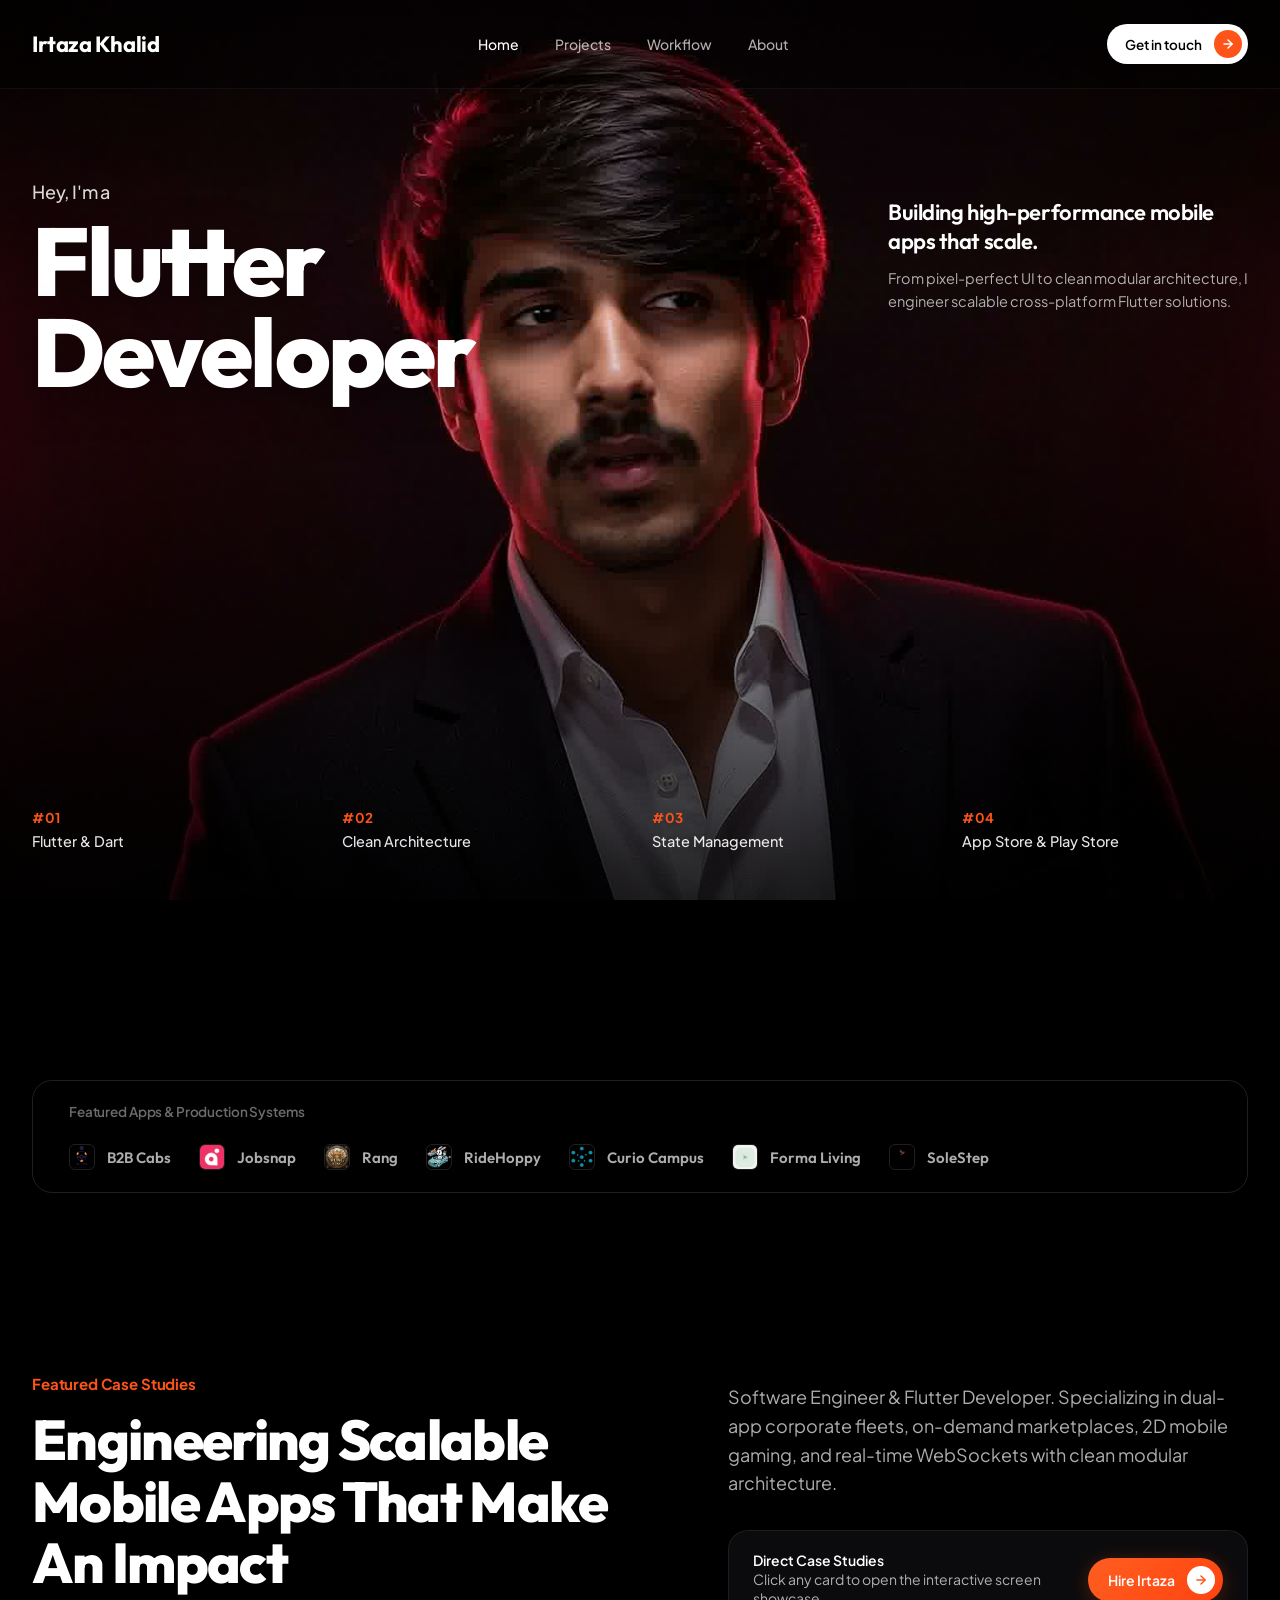
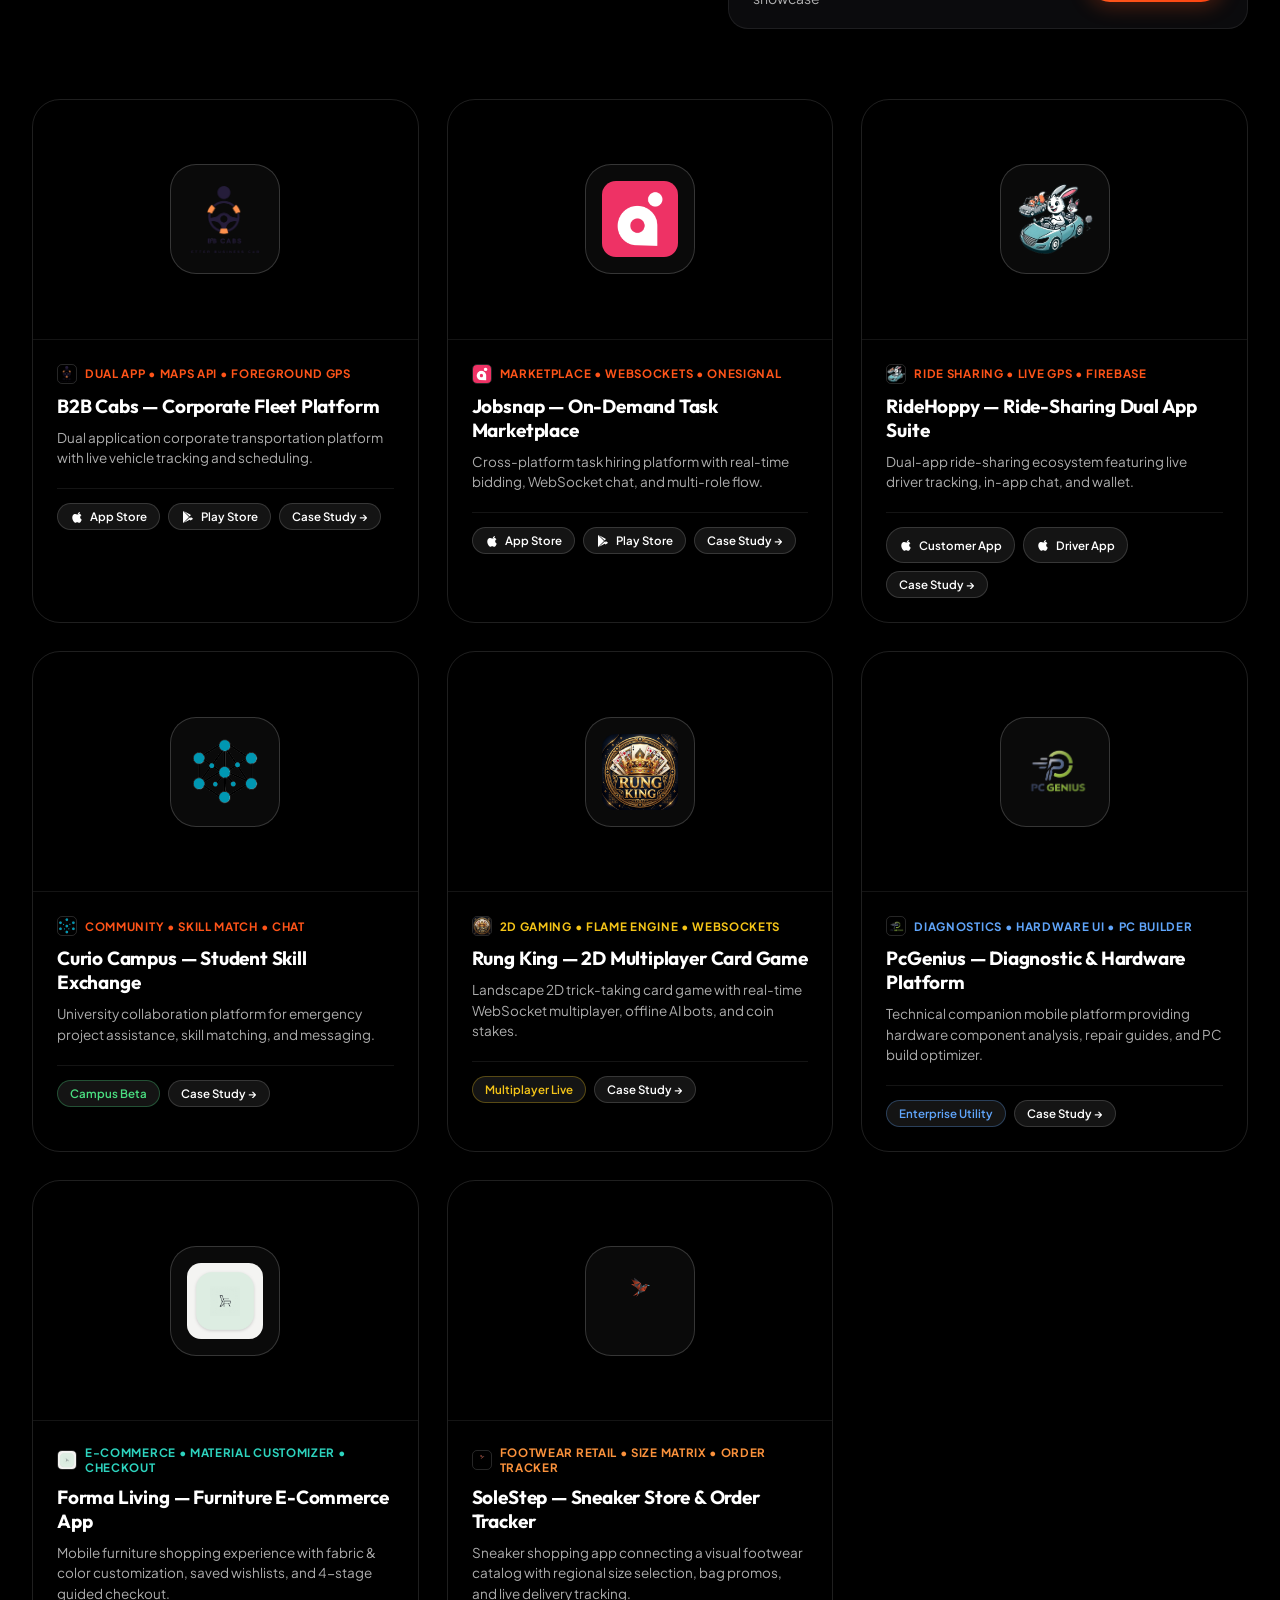
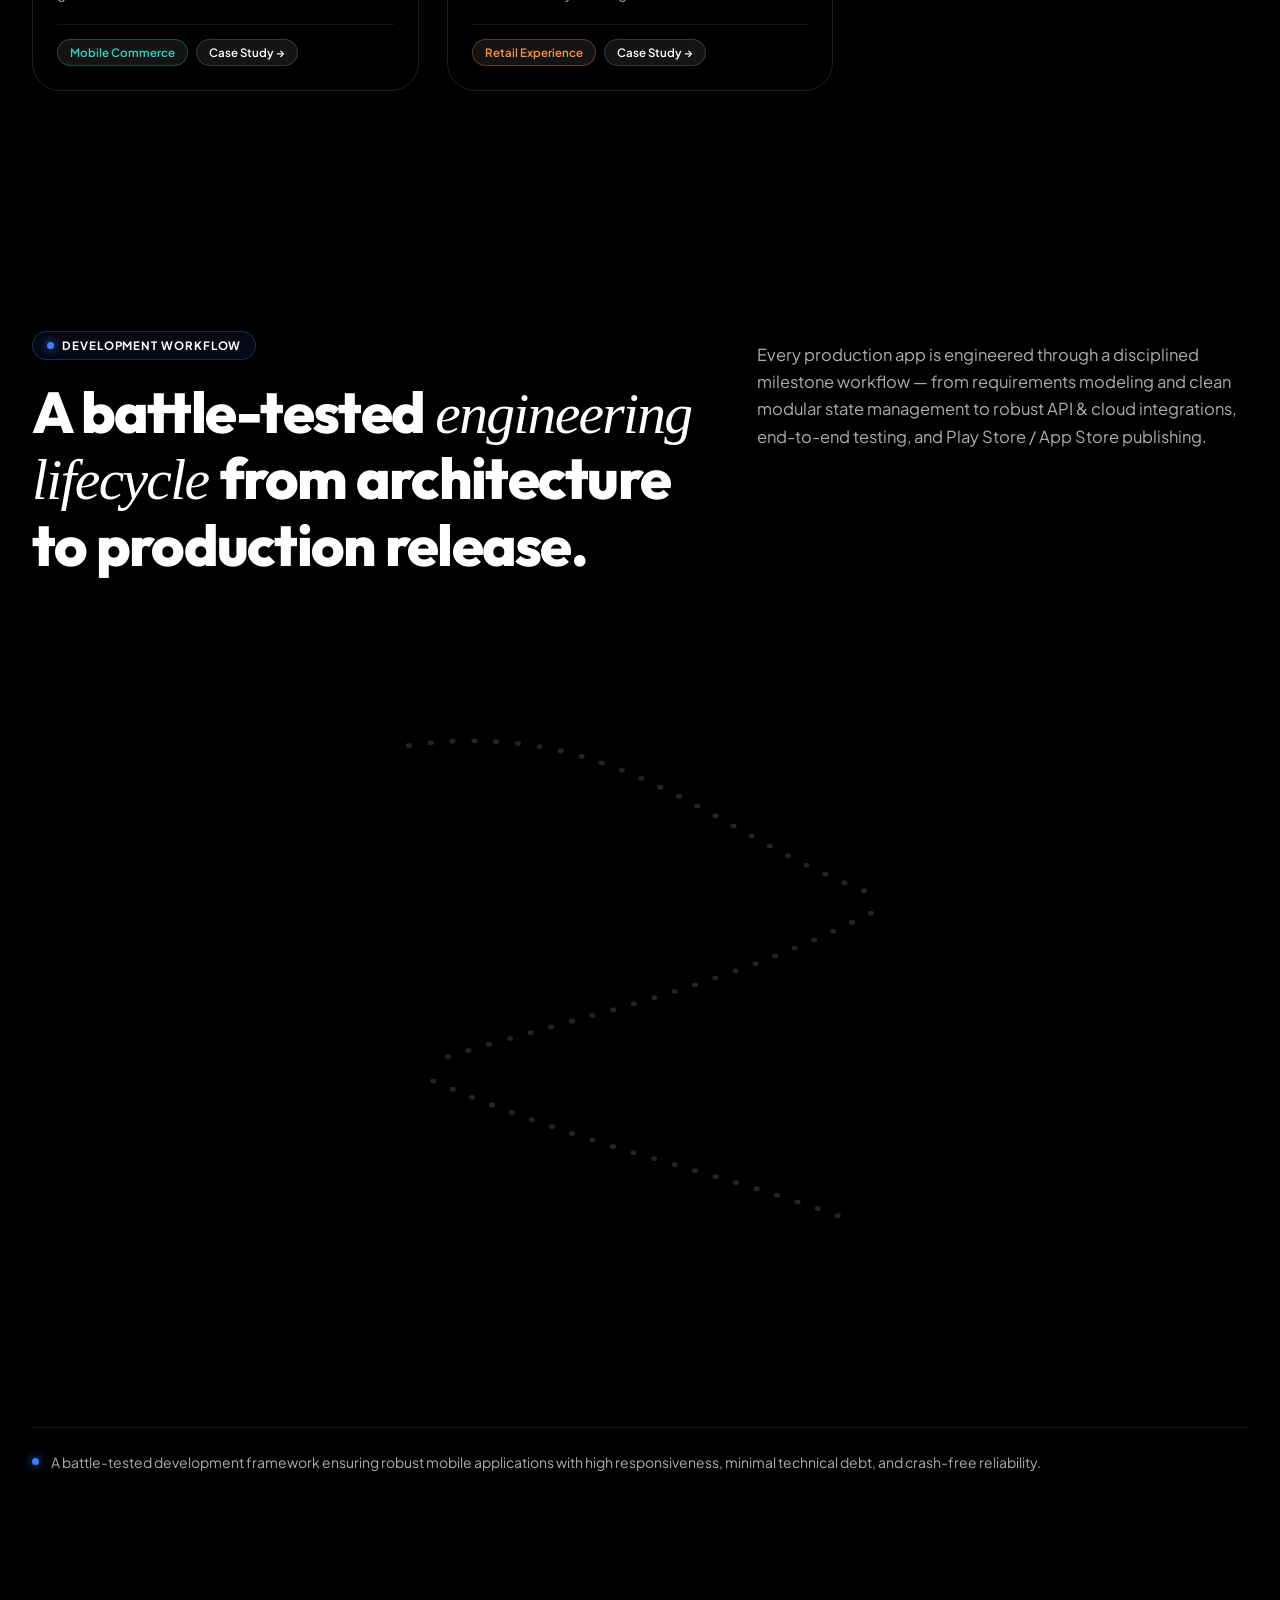
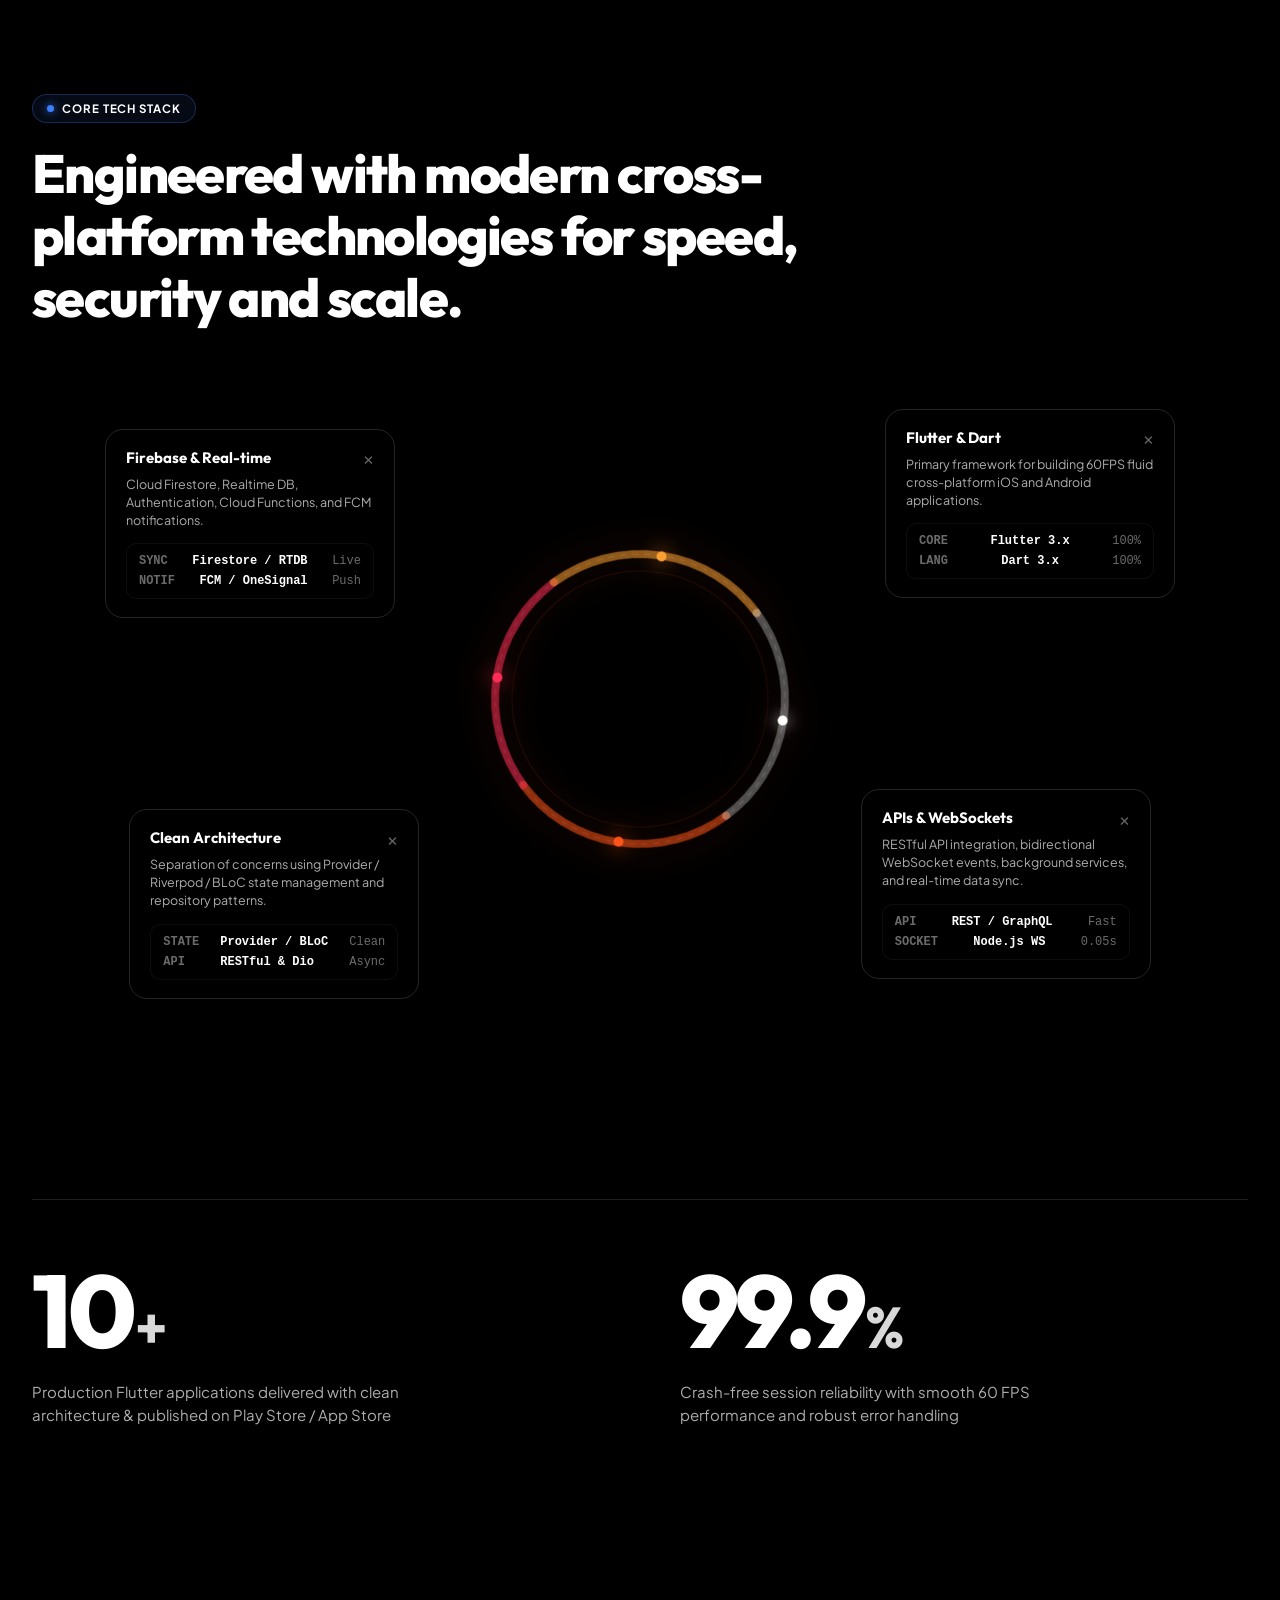
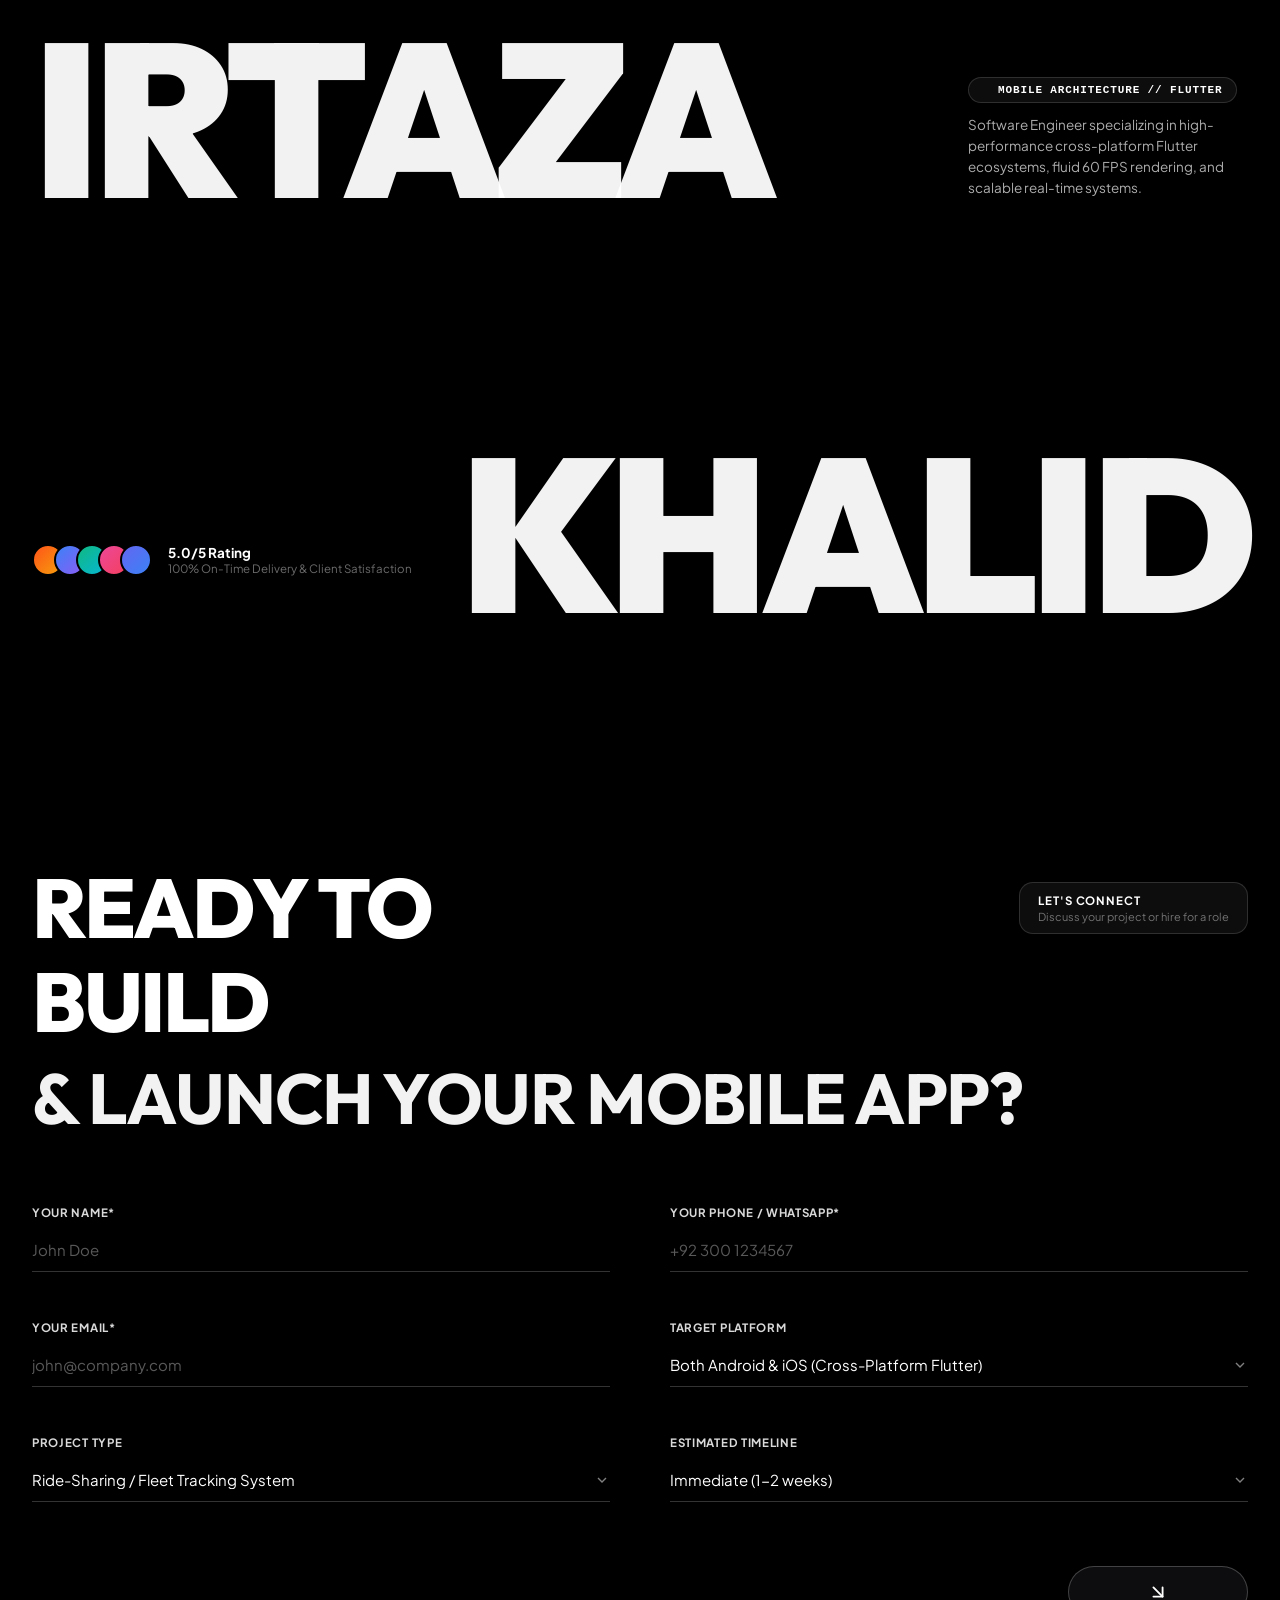
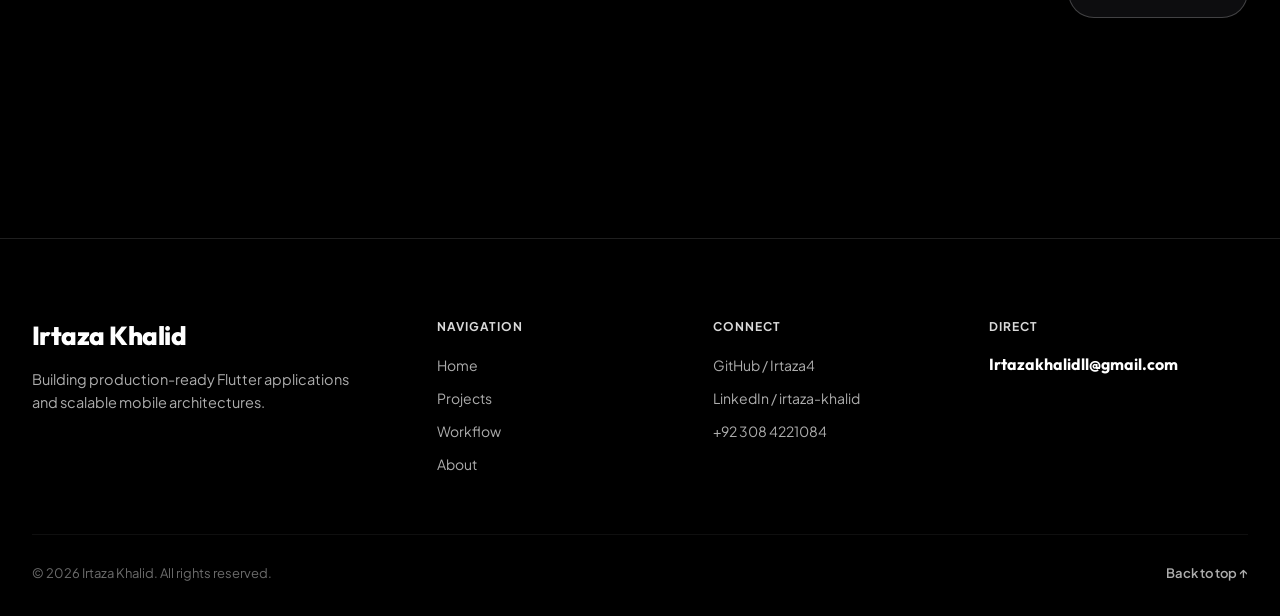
<file: index.html>
<!DOCTYPE html>
<html lang="en">

<head>
  <meta charset="UTF-8">
  <meta name="viewport" content="width=device-width, initial-scale=1.0">
  <title>Irtaza Khalid — Flutter Developer &amp; Software Engineer</title>
  <meta name="description"
    content="Portfolio of Irtaza Khalid, Software Engineer and Flutter Developer specializing in real-time GPS tracking, on-demand marketplaces, and scalable apps.">

  <!-- Google Fonts: Plus Jakarta Sans & Outfit -->
  <link rel="preconnect" href="https://fonts.googleapis.com">
  <link rel="preconnect" href="https://fonts.gstatic.com" crossorigin>
  <link
    href="https://fonts.googleapis.com/css2?family=Outfit:wght@400;500;600;700;800;900&family=Plus+Jakarta+Sans:wght@400;500;600;700;800&display=swap"
    rel="stylesheet">

  <link rel="stylesheet" href="style.css">
</head>

<body>

  <!-- Background 3D Sequence Canvas -->
  <div id="canvas-container">
    <canvas id="animation-canvas"></canvas>

    <!-- Minimalist preloader -->
    <div id="loader" class="loader-overlay">
      <div class="loader-spinner"></div>
      <div class="loader-text" id="loader-text">Loading Experience... 0%</div>
    </div>
  </div>

  <!-- Main Website Content Layer -->
  <div id="page-content">

    <!-- Navigation Bar -->
    <header class="navbar">
      <div class="nav-container">
        <a href="#hero" class="brand-logo">Irtaza Khalid</a>
        <nav class="nav-links" id="nav-links">
          <a href="#hero" class="nav-link active">Home</a>
          <a href="#projects" class="nav-link">Projects</a>
          <a href="#workflow" class="nav-link">Workflow</a>
          <a href="#studio" class="nav-link">About</a>
        </nav>
        <div class="nav-actions">
          <a href="#contact" class="btn-pill-nav">
            <span>Get in touch</span>
            <div class="icon-circle">
              <svg width="14" height="14" viewBox="0 0 24 24" fill="none" stroke="currentColor" stroke-width="2.5"
                stroke-linecap="round" stroke-linejoin="round">
                <line x1="5" y1="12" x2="19" y2="12"></line>
                <polyline points="12 5 19 12 12 19"></polyline>
              </svg>
            </div>
          </a>
          <button class="mobile-menu-toggle" id="mobile-menu-toggle" aria-label="Toggle navigation menu" aria-expanded="false">
            <span class="hamburger-bar"></span>
            <span class="hamburger-bar"></span>
            <span class="hamburger-bar"></span>
          </button>
        </div>
      </div>
    </header>

    <!-- Hero Section -->
    <section id="hero" class="hero-section">
      <div class="hero-container">

        <!-- Top Hero Row -->
        <div class="hero-top-row">
          <div class="hero-title-block">
            <p class="hero-greeting">Hey, I'm a</p>
            <h1 class="hero-main-title">Flutter<br>Developer</h1>
          </div>

          <div class="hero-quote-block">
            <h2 class="hero-quote-title">Building high-performance mobile apps that scale.</h2>
            <p class="hero-quote-desc">From pixel-perfect UI to clean modular architecture, I engineer scalable
              cross-platform Flutter solutions.</p>
          </div>
        </div>

        <!-- Hero Bottom Pillars Row -->
        <div class="hero-pillars-row">
          <div class="pillar-item">
            <span class="pillar-num">#01</span>
            <span class="pillar-title">Flutter &amp; Dart</span>
          </div>
          <div class="pillar-item">
            <span class="pillar-num">#02</span>
            <span class="pillar-title">Clean Architecture</span>
          </div>
          <div class="pillar-item">
            <span class="pillar-num">#03</span>
            <span class="pillar-title">State Management</span>
          </div>
          <div class="pillar-item">
            <span class="pillar-num">#04</span>
            <span class="pillar-title">App Store &amp; Play Store</span>
          </div>
        </div>

      </div>
    </section>

    <!-- Real Project Logos Bar -->
    <section class="brands-section">
      <div class="brands-container">
        <div class="brands-label">Featured Apps &amp; Production Systems</div>
        <div class="brands-logos">

          <div class="brand-item">
            <img src="assets/irtaza_images/B2B/logo.png" alt="B2B Cabs" class="brand-real-logo">
            <span class="brand-name">B2B Cabs</span>
          </div>

          <div class="brand-item">
            <img src="assets/irtaza_images/js_images/logo.png" alt="Jobsnap" class="brand-real-logo">
            <span class="brand-name">Jobsnap</span>
          </div>

          <div class="brand-item">
            <img src="assets/irtaza_images/Rung/rang_logo.png" alt="Rang" class="brand-real-logo">
            <span class="brand-name">Rang</span>
          </div>

          <div class="brand-item">
            <img src="assets/irtaza_images/ride_hoppy_main.png" alt="RideHoppy" class="brand-real-logo">
            <span class="brand-name">RideHoppy</span>
          </div>

          <div class="brand-item">
            <img src="assets/irtaza_images/curio_campus_logo.png" alt="Curio Campus" class="brand-real-logo">
            <span class="brand-name">Curio Campus</span>
          </div>

          <div class="brand-item">
            <img src="assets/irtaza_images/furniture-ecommerce/00_Logo_Mint_Squircle_Geometric_Chair.png" alt="Forma Living" class="brand-real-logo">
            <span class="brand-name">Forma Living</span>
          </div>

          <div class="brand-item">
            <img src="assets/irtaza_images/shoe-store/logo.png" alt="SoleStep" class="brand-real-logo">
            <span class="brand-name">SoleStep</span>
          </div>

        </div>
      </div>
    </section>

    <!-- All 6 Projects Section -->
    <section id="projects" class="about-section">
      <div class="section-container">

        <!-- Header Info Grid -->
        <div class="about-header-grid">
          <div class="about-left-col">
            <span class="section-tag">Featured Case Studies</span>
            <h2 class="about-main-title">Engineering Scalable Mobile Apps That Make An Impact</h2>
          </div>

          <div class="about-right-col">
            <p class="about-description">
              Software Engineer &amp; Flutter Developer. Specializing in dual-app corporate fleets,
              on-demand marketplaces, 2D mobile gaming, and real-time WebSockets with clean modular architecture.
            </p>

            <div class="about-cta-box">
              <div class="cta-text">
                <span>Direct Case Studies</span>
                <span class="sub">Click any card to open the interactive screen showcase</span>
              </div>
              <a href="https://mail.google.com/mail/?view=cm&fs=1&to=irtazakhalidll@gmail.com" class="btn-orange-pill">
                <span>Hire Irtaza</span>
                <div class="icon-circle-white">
                  <svg width="14" height="14" viewBox="0 0 24 24" fill="none" stroke="currentColor" stroke-width="2.5"
                    stroke-linecap="round" stroke-linejoin="round">
                    <line x1="5" y1="12" x2="19" y2="12"></line>
                    <polyline points="12 5 19 12 12 19"></polyline>
                  </svg>
                </div>
              </a>
            </div>
          </div>
        </div>

        <!-- 6 Projects Gallery Grid with Official Brand Logos & Direct Case Study Links -->
        <div id="gallery" class="gallery-grid">

          <!-- Card 1: B2B Cabs -->
          <div class="gallery-card cool-mockup-card" onclick="window.location.href='b2b-cabs.html'">
            <div class="card-brand-showcase">
              <div class="card-ambient-glow"
                style="background: radial-gradient(circle, rgba(255, 75, 20, 0.35), transparent 70%);"></div>
              <div class="card-logo-badge-box">
                <img src="assets/irtaza_images/B2B/logo.png" alt="B2B Cabs Logo" class="card-main-project-logo">
              </div>
            </div>
            <div class="card-details">
              <div class="card-meta-head">
                <img src="assets/irtaza_images/B2B/logo.png" alt="B2B Logo" class="card-mini-logo">
                <span class="card-category">Dual App &bull; Maps API &bull; Foreground GPS</span>
              </div>
              <h3 class="card-title">B2B Cabs — Corporate Fleet Platform</h3>
              <p class="card-summary">Dual application corporate transportation platform with live vehicle tracking and
                scheduling.</p>

              <div class="card-store-badges">
                <a href="https://apps.apple.com/us/app/b2bcabs-driver/id6670443514" target="_blank" rel="noopener"
                  class="store-badge-pill" onclick="event.stopPropagation()">
                  <svg width="14" height="14" viewBox="0 0 24 24" fill="currentColor">
                    <path
                      d="M18.71 19.5c-.83 1.24-1.71 2.45-3.05 2.47-1.34.03-1.77-.79-3.29-.79-1.53 0-2 .77-3.27.82-1.31.05-2.3-1.32-3.14-2.53C4.25 17 2.94 12.45 4.7 9.39c.87-1.52 2.43-2.48 4.12-2.51 1.28-.02 2.5.87 3.29.87.78 0 2.26-1.07 3.81-.91.65.03 2.47.26 3.64 1.98-.09.06-2.17 1.28-2.15 3.81.03 3.02 2.65 4.03 2.68 4.04-.03.07-.42 1.44-1.38 2.83M15.97 6.37c.62-.75 1.04-1.8 1.01-2.87-.96.04-2.12.64-2.79 1.43-.57.67-.99 1.74-.94 2.8 1.07.08 2.16-.54 2.72-1.36z" />
                  </svg>
                  <span>App Store</span>
                </a>
                <a href="https://play.google.com/store/apps/details?id=com.btob.driver&pcampaignid=web_share"
                  target="_blank" rel="noopener" class="store-badge-pill" onclick="event.stopPropagation()">
                  <svg width="14" height="14" viewBox="0 0 24 24" fill="currentColor">
                    <path
                      d="M3.609 1.814L13.792 12 3.61 22.186a1.59 1.59 0 0 1-.22-.843V2.657c0-.317.08-.609.219-.843zm11.235 11.238l2.25 2.25-11.83 6.76 9.58-9.01zm0-2.104l-9.58-9.01 11.83 6.76-2.25 2.25zm1.538 1.052l3.418 1.954a1.44 1.44 0 0 1 0 2.092l-3.418 1.954-2.105-2.105 2.105-1.895z" />
                  </svg>
                  <span>Play Store</span>
                </a>
                <a href="b2b-cabs.html" class="store-badge-pill case-link-pill" onclick="event.stopPropagation()">
                  <span>Case Study &rarr;</span>
                </a>
              </div>
            </div>
          </div>

          <!-- Card 2: Jobsnap -->
          <div class="gallery-card cool-mockup-card" onclick="window.location.href='jobsnap.html'">
            <div class="card-brand-showcase">
              <div class="card-ambient-glow"
                style="background: radial-gradient(circle, rgba(255, 60, 90, 0.35), transparent 70%);"></div>
              <div class="card-logo-badge-box">
                <img src="assets/irtaza_images/js_images/logo.png" alt="Jobsnap Logo" class="card-main-project-logo">
              </div>
            </div>
            <div class="card-details">
              <div class="card-meta-head">
                <img src="assets/irtaza_images/js_images/logo.png" alt="Jobsnap Logo" class="card-mini-logo">
                <span class="card-category">Marketplace &bull; WebSockets &bull; OneSignal</span>
              </div>
              <h3 class="card-title">Jobsnap — On-Demand Task Marketplace</h3>
              <p class="card-summary">Cross-platform task hiring platform with real-time bidding, WebSocket chat, and
                multi-role flow.</p>

              <div class="card-store-badges">
                <a href="https://apps.apple.com/us/app/hello-jobsnap/id6746465168" target="_blank" rel="noopener"
                  class="store-badge-pill" onclick="event.stopPropagation()">
                  <svg width="14" height="14" viewBox="0 0 24 24" fill="currentColor">
                    <path
                      d="M18.71 19.5c-.83 1.24-1.71 2.45-3.05 2.47-1.34.03-1.77-.79-3.29-.79-1.53 0-2 .77-3.27.82-1.31.05-2.3-1.32-3.14-2.53C4.25 17 2.94 12.45 4.7 9.39c.87-1.52 2.43-2.48 4.12-2.51 1.28-.02 2.5.87 3.29.87.78 0 2.26-1.07 3.81-.91.65.03 2.47.26 3.64 1.98-.09.06-2.17 1.28-2.15 3.81.03 3.02 2.65 4.03 2.68 4.04-.03.07-.42 1.44-1.38 2.83M15.97 6.37c.62-.75 1.04-1.8 1.01-2.87-.96.04-2.12.64-2.79 1.43-.57.67-.99 1.74-.94 2.8 1.07.08 2.16-.54 2.72-1.36z" />
                  </svg>
                  <span>App Store</span>
                </a>
                <a href="https://play.google.com/store/apps/details?id=com.jobsnap&pcampaignid=web_share"
                  target="_blank" rel="noopener" class="store-badge-pill" onclick="event.stopPropagation()">
                  <svg width="14" height="14" viewBox="0 0 24 24" fill="currentColor">
                    <path
                      d="M3.609 1.814L13.792 12 3.61 22.186a1.59 1.59 0 0 1-.22-.843V2.657c0-.317.08-.609.219-.843zm11.235 11.238l2.25 2.25-11.83 6.76 9.58-9.01zm0-2.104l-9.58-9.01 11.83 6.76-2.25 2.25zm1.538 1.052l3.418 1.954a1.44 1.44 0 0 1 0 2.092l-3.418 1.954-2.105-2.105 2.105-1.895z" />
                  </svg>
                  <span>Play Store</span>
                </a>
                <a href="jobsnap.html" class="store-badge-pill case-link-pill" onclick="event.stopPropagation()">
                  <span>Case Study &rarr;</span>
                </a>
              </div>
            </div>
          </div>

          <!-- Card 3: RideHoppy -->
          <div class="gallery-card cool-mockup-card" onclick="window.location.href='ride-hoppy.html'">
            <div class="card-brand-showcase">
              <div class="card-ambient-glow"
                style="background: radial-gradient(circle, rgba(56, 189, 248, 0.35), transparent 70%);"></div>
              <div class="card-logo-badge-box">
                <img src="assets/irtaza_images/ride_hoppy_main.png" alt="RideHoppy Logo" class="card-main-project-logo">
              </div>
            </div>
            <div class="card-details">
              <div class="card-meta-head">
                <img src="assets/irtaza_images/ride_hoppy_main.png" alt="RideHoppy Logo" class="card-mini-logo">
                <span class="card-category">Ride Sharing &bull; Live GPS &bull; Firebase</span>
              </div>
              <h3 class="card-title">RideHoppy — Ride-Sharing Dual App Suite</h3>
              <p class="card-summary">Dual-app ride-sharing ecosystem featuring live driver tracking, in-app chat, and
                wallet.</p>

              <div class="card-store-badges">
                <a href="https://apps.apple.com/us/app/ridehoppy-customer/id6749684430" target="_blank" rel="noopener"
                  class="store-badge-pill" onclick="event.stopPropagation()">
                  <svg width="14" height="24" viewBox="0 0 24 24" fill="currentColor">
                    <path
                      d="M18.71 19.5c-.83 1.24-1.71 2.45-3.05 2.47-1.34.03-1.77-.79-3.29-.79-1.53 0-2 .77-3.27.82-1.31.05-2.3-1.32-3.14-2.53C4.25 17 2.94 12.45 4.7 9.39c.87-1.52 2.43-2.48 4.12-2.51 1.28-.02 2.5.87 3.29.87.78 0 2.26-1.07 3.81-.91.65.03 2.47.26 3.64 1.98-.09.06-2.17 1.28-2.15 3.81.03 3.02 2.65 4.03 2.68 4.04-.03.07-.42 1.44-1.38 2.83M15.97 6.37c.62-.75 1.04-1.8 1.01-2.87-.96.04-2.12.64-2.79 1.43-.57.67-.99 1.74-.94 2.8 1.07.08 2.16-.54 2.72-1.36z" />
                  </svg>
                  <span>Customer App</span>
                </a>
                <a href="https://apps.apple.com/us/app/ridehoppy-driver/id6749767858" target="_blank" rel="noopener"
                  class="store-badge-pill" onclick="event.stopPropagation()">
                  <svg width="14" height="24" viewBox="0 0 24 24" fill="currentColor">
                    <path
                      d="M18.71 19.5c-.83 1.24-1.71 2.45-3.05 2.47-1.34.03-1.77-.79-3.29-.79-1.53 0-2 .77-3.27.82-1.31.05-2.3-1.32-3.14-2.53C4.25 17 2.94 12.45 4.7 9.39c.87-1.52 2.43-2.48 4.12-2.51 1.28-.02 2.5.87 3.29.87.78 0 2.26-1.07 3.81-.91.65.03 2.47.26 3.64 1.98-.09.06-2.17 1.28-2.15 3.81.03 3.02 2.65 4.03 2.68 4.04-.03.07-.42 1.44-1.38 2.83M15.97 6.37c.62-.75 1.04-1.8 1.01-2.87-.96.04-2.12.64-2.79 1.43-.57.67-.99 1.74-.94 2.8 1.07.08 2.16-.54 2.72-1.36z" />
                  </svg>
                  <span>Driver App</span>
                </a>
                <a href="ride-hoppy.html" class="store-badge-pill case-link-pill" onclick="event.stopPropagation()">
                  <span>Case Study &rarr;</span>
                </a>
              </div>
            </div>
          </div>

          <!-- Card 4: Curio Campus -->
          <div class="gallery-card cool-mockup-card" onclick="window.location.href='curio-campus.html'">
            <div class="card-brand-showcase">
              <div class="card-ambient-glow"
                style="background: radial-gradient(circle, rgba(74, 222, 128, 0.35), transparent 70%);"></div>
              <div class="card-logo-badge-box">
                <img src="assets/irtaza_images/curio_campus_logo.png" alt="Curio Campus Logo"
                  class="card-main-project-logo">
              </div>
            </div>
            <div class="card-details">
              <div class="card-meta-head">
                <img src="assets/irtaza_images/curio_campus_logo.png" alt="Curio Campus Logo" class="card-mini-logo">
                <span class="card-category">Community &bull; Skill Match &bull; Chat</span>
              </div>
              <h3 class="card-title">Curio Campus — Student Skill Exchange</h3>
              <p class="card-summary">University collaboration platform for emergency project assistance, skill
                matching, and messaging.</p>

              <div class="card-store-badges">
                <span class="store-badge-pill" style="color: #4ade80; border-color: rgba(74, 222, 128, 0.3);">Campus
                  Beta</span>
                <a href="curio-campus.html" class="store-badge-pill case-link-pill" onclick="event.stopPropagation()">
                  <span>Case Study &rarr;</span>
                </a>
              </div>
            </div>
          </div>

          <!-- Card 5: Rang / Rung King -->
          <div class="gallery-card cool-mockup-card" onclick="window.location.href='rung-king.html'">
            <div class="card-brand-showcase">
              <div class="card-ambient-glow"
                style="background: radial-gradient(circle, rgba(245, 197, 24, 0.35), transparent 70%);"></div>
              <div class="card-logo-badge-box">
                <img src="assets/irtaza_images/Rung/rang_logo.png" alt="Rung King Logo" class="card-main-project-logo">
              </div>
            </div>
            <div class="card-details">
              <div class="card-meta-head">
                <img src="assets/irtaza_images/Rung/rang_logo.png" alt="Rung King Logo" class="card-mini-logo">
                <span class="card-category" style="color: #f5c518;">2D Gaming &bull; Flame Engine &bull;
                  WebSockets</span>
              </div>
              <h3 class="card-title">Rung King — 2D Multiplayer Card Game</h3>
              <p class="card-summary">Landscape 2D trick-taking card game with real-time WebSocket multiplayer, offline
                AI bots, and coin stakes.</p>

              <div class="card-store-badges">
                <span class="store-badge-pill"
                  style="color: #f5c518; border-color: rgba(245, 197, 24, 0.3);">Multiplayer Live</span>
                <a href="rung-king.html" class="store-badge-pill case-link-pill" onclick="event.stopPropagation()">
                  <span>Case Study &rarr;</span>
                </a>
              </div>
            </div>
          </div>

          <!-- Card 6: PcGenius -->
          <div class="gallery-card cool-mockup-card" onclick="window.location.href='pc-genius.html'">
            <div class="card-brand-showcase">
              <div class="card-ambient-glow"
                style="background: radial-gradient(circle, rgba(96, 165, 250, 0.35), transparent 70%);"></div>
              <div class="card-logo-badge-box">
                <img src="assets/irtaza_images/pc_genius_logo.png" alt="PcGenius Logo" class="card-main-project-logo">
              </div>
            </div>
            <div class="card-details">
              <div class="card-meta-head">
                <img src="assets/irtaza_images/pc_genius_logo.png" alt="PcGenius Logo" class="card-mini-logo">
                <span class="card-category" style="color: #60a5fa;">Diagnostics &bull; Hardware UI &bull; PC
                  Builder</span>
              </div>
              <h3 class="card-title">PcGenius — Diagnostic &amp; Hardware Platform</h3>
              <p class="card-summary">Technical companion mobile platform providing hardware component analysis, repair
                guides, and PC build optimizer.</p>

              <div class="card-store-badges">
                <span class="store-badge-pill" style="color: #60a5fa; border-color: rgba(96, 165, 250, 0.3);">Enterprise
                  Utility</span>
                <a href="pc-genius.html" class="store-badge-pill case-link-pill" onclick="event.stopPropagation()">
                  <span>Case Study &rarr;</span>
                </a>
              </div>
            </div>
          </div>

          <!-- Card 7: Forma Living (Furniture E-Commerce) -->
          <div class="gallery-card cool-mockup-card" onclick="window.location.href='furniture-ecommerce.html'">
            <div class="card-brand-showcase">
              <div class="card-ambient-glow"
                style="background: radial-gradient(circle, rgba(45, 212, 191, 0.35), transparent 70%);"></div>
              <div class="card-logo-badge-box">
                <img src="assets/irtaza_images/furniture-ecommerce/00_Logo_Mint_Squircle_Geometric_Chair.png"
                  alt="Forma Living Logo" class="card-main-project-logo">
              </div>
            </div>
            <div class="card-details">
              <div class="card-meta-head">
                <img src="assets/irtaza_images/furniture-ecommerce/00_Logo_Mint_Squircle_Geometric_Chair.png"
                  alt="Forma Living Logo" class="card-mini-logo">
                <span class="card-category" style="color: #2dd4bf;">E-Commerce &bull; Material Customizer &bull;
                  Checkout</span>
              </div>
              <h3 class="card-title">Forma Living — Furniture E-Commerce App</h3>
              <p class="card-summary">Mobile furniture shopping experience with fabric &amp; color customization,
                saved wishlists, and 4-stage guided checkout.</p>

              <div class="card-store-badges">
                <span class="store-badge-pill" style="color: #2dd4bf; border-color: rgba(45, 212, 191, 0.3);">Mobile
                  Commerce</span>
                <a href="furniture-ecommerce.html" class="store-badge-pill case-link-pill"
                  onclick="event.stopPropagation()">
                  <span>Case Study &rarr;</span>
                </a>
              </div>
            </div>
          </div>

          <!-- Card 8: SoleStep (Shoe Store E-Commerce) -->
          <div class="gallery-card cool-mockup-card" onclick="window.location.href='shoe-store.html'">
            <div class="card-brand-showcase">
              <div class="card-ambient-glow"
                style="background: radial-gradient(circle, rgba(251, 146, 60, 0.35), transparent 70%);"></div>
              <div class="card-logo-badge-box">
                <img src="assets/irtaza_images/shoe-store/logo.png" alt="SoleStep Logo" class="card-main-project-logo">
              </div>
            </div>
            <div class="card-details">
              <div class="card-meta-head">
                <img src="assets/irtaza_images/shoe-store/logo.png" alt="SoleStep Logo" class="card-mini-logo">
                <span class="card-category" style="color: #fb923c;">Footwear Retail &bull; Size Matrix &bull; Order
                  Tracker</span>
              </div>
              <h3 class="card-title">SoleStep — Sneaker Store &amp; Order Tracker</h3>
              <p class="card-summary">Sneaker shopping app connecting a visual footwear catalog with regional size
                selection, bag promos, and live delivery tracking.</p>

              <div class="card-store-badges">
                <span class="store-badge-pill" style="color: #fb923c; border-color: rgba(251, 146, 60, 0.3);">Retail
                  Experience</span>
                <a href="shoe-store.html" class="store-badge-pill case-link-pill" onclick="event.stopPropagation()">
                  <span>Case Study &rarr;</span>
                </a>
              </div>
            </div>
          </div>

        </div>

      </div>
    </section>

    <!-- Workflow Plan Section -->
    <section id="workflow" class="workflow-section">
      <div class="workflow-container">

        <!-- Header Grid -->
        <div class="workflow-header-grid">
          <div class="workflow-header-left">
            <div class="glass-pill-tag">
              <span class="dot-indicator blue"></span>
              <span>DEVELOPMENT WORKFLOW</span>
            </div>
            <h2 class="workflow-main-title">
              A battle-tested <span class="italic-serif">engineering lifecycle</span> from architecture to production
              release.
            </h2>
          </div>

          <div class="workflow-header-right">
            <p class="workflow-desc">
              Every production app is engineered through a disciplined milestone workflow — from requirements modeling
              and clean modular state management to robust API &amp; cloud integrations, end-to-end testing, and Play
              Store / App Store publishing.
            </p>
          </div>
        </div>

        <!-- Connected Interactive Workflow Path -->
        <div class="workflow-interactive-flow">

          <!-- SVG Connecting Curves Behind Cards (Zig-Zag) -->
          <svg class="workflow-curves-svg" viewBox="0 0 1000 740" preserveAspectRatio="none">
            <defs>
              <!-- Reveal Masks for genuine dot uncovering -->
              <mask id="mask-path-1-2">
                <path id="mask-line-1-2" class="workflow-mask-line" d="M 310 110 C 480 80, 560 200, 690 260" />
              </mask>
              <mask id="mask-path-2-3">
                <path id="mask-line-2-3" class="workflow-mask-line" d="M 690 280 C 560 360, 460 380, 330 430" />
              </mask>
              <mask id="mask-path-3-4">
                <path id="mask-line-3-4" class="workflow-mask-line" d="M 330 450 C 460 520, 560 540, 670 590" />
              </mask>
            </defs>

            <!-- Background Static Dotted Guide Paths (Faint white circular dots) -->
            <path class="workflow-guide-dots" d="M 310 110 C 480 80, 560 200, 690 260" />
            <path class="workflow-guide-dots" d="M 690 280 C 560 360, 460 380, 330 430" />
            <path class="workflow-guide-dots" d="M 330 450 C 460 520, 560 540, 670 590" />

            <!-- Animated Glowing Orange Circular Dots (Revealed dot-by-dot via scroll mask) -->
            <path class="workflow-active-dots" mask="url(#mask-path-1-2)" d="M 310 110 C 480 80, 560 200, 690 260" />
            <path class="workflow-active-dots" mask="url(#mask-path-2-3)" d="M 690 280 C 560 360, 460 380, 330 430" />
            <path class="workflow-active-dots" mask="url(#mask-path-3-4)" d="M 330 450 C 460 520, 560 540, 670 590" />
          </svg>

          <!-- 4 Staggered Connected Cards (True Zig-Zag: Left -> Right -> Left -> Right) -->
          <div class="workflow-cards-canvas">

            <!-- Card 01: Plan -->
            <div class="workflow-step-card step-1" data-step="1">
              <div class="card-notch-dot"></div>
              <div class="step-card-num">01</div>
              <h3 class="step-card-title">Plan</h3>
              <p class="step-card-desc">
                Analyzing requirements, user journeys, data schemas, and defining the core technical architecture.
              </p>
            </div>

            <!-- Card 02: Design -->
            <div class="workflow-step-card step-2" data-step="2">
              <div class="card-notch-dot"></div>
              <div class="step-card-num">02</div>
              <h3 class="step-card-title">Design</h3>
              <p class="step-card-desc">
                Crafting clean architecture, intuitive interfaces, and pixel-perfect wireframes that guarantee an engaging user experience.
              </p>
            </div>

            <!-- Card 03: Develop -->
            <div class="workflow-step-card step-3" data-step="3">
              <div class="card-notch-dot"></div>
              <div class="step-card-num">03</div>
              <h3 class="step-card-title">Develop</h3>
              <p class="step-card-desc">
                Building scalable state management and responsive Flutter frontends using modern clean architecture &amp; robust APIs.
              </p>
            </div>

            <!-- Card 04: Deploy -->
            <div class="workflow-step-card step-4" data-step="4">
              <div class="card-notch-dot"></div>
              <div class="step-card-num">04</div>
              <h3 class="step-card-title">Deploy</h3>
              <p class="step-card-desc">
                Rigorous testing, performance optimization, and seamless deployment to Play Store and App Store.
              </p>
            </div>

          </div>

        </div>

        <!-- Bottom Note -->
        <div class="workflow-footer-note">
          <span class="dot-indicator blue"></span>
          <p>A battle-tested development framework ensuring robust mobile applications with high responsiveness, minimal
            technical debt, and crash-free reliability.</p>
        </div>

      </div>
    </section>

    <!-- Color Palette / Tech Stack Section -->
    <section id="palette" class="palette-section">
      <div class="palette-container">

        <!-- Header -->
        <div class="palette-header">
          <div class="glass-pill-tag">
            <span class="dot-indicator blue"></span>
            <span>CORE TECH STACK</span>
          </div>
          <h2 class="palette-main-title">
            Engineered with modern cross-platform technologies for speed, security and scale.
          </h2>
        </div>

        <!-- Color Wheel Hub & 4 Floating Inspector Cards -->
        <div class="palette-showcase-hub">

          <!-- Background HUD Leader Lines SVG (1:1 Pixel Coordinates) -->
          <svg class="hud-leader-lines-svg">
            <!-- Line to Card Top Left (Firebase) -->
            <path id="leader-top-left" class="hud-leader-line" />
            <!-- Line to Card Top Right (Flutter) -->
            <path id="leader-top-right" class="hud-leader-line" />
            <!-- Line to Card Bottom Left (Architecture) -->
            <path id="leader-bottom-left" class="hud-leader-line" />
            <!-- Line to Card Bottom Right (APIs) -->
            <path id="leader-bottom-right" class="hud-leader-line" />
          </svg>

          <!-- Central Color Arc Wheel SVG (Rotates with scroll) -->
          <div class="color-wheel-wrapper" id="tech-hud-wheel">
            <svg class="wheel-svg" viewBox="0 0 400 400">
              <!-- Outer Delicate Tech Track -->
              <circle cx="200" cy="200" r="145" fill="none" stroke="rgba(255, 255, 255, 0.12)" stroke-width="1.5"
                stroke-dasharray="6 6" />
              <!-- Inner Concentric Subtle Ring -->
              <circle cx="200" cy="200" r="128" fill="none" stroke="rgba(255, 84, 25, 0.15)" stroke-width="1" />

              <!-- Arc 1: Translucent Neon Orange (Top-Right) -->
              <path id="arc-orange" class="hud-arc" d="M 200 55 A 145 145 0 0 1 345 200" fill="none" stroke="rgba(255, 84, 25, 0.55)" stroke-width="8"
                stroke-linecap="round" />

              <!-- Arc 2: Translucent Crimson Red (Bottom-Right) -->
              <path id="arc-red" class="hud-arc" d="M 345 200 A 145 145 0 0 1 200 345" fill="none" stroke="rgba(255, 45, 85, 0.55)" stroke-width="8"
                stroke-linecap="round" />

              <!-- Arc 3: Translucent Warm Amber (Bottom-Left) -->
              <path id="arc-amber" class="hud-arc" d="M 200 345 A 145 145 0 0 1 55 200" fill="none" stroke="rgba(255, 160, 51, 0.55)" stroke-width="8"
                stroke-linecap="round" />

              <!-- Arc 4: Translucent Platinum (Top-Left) -->
              <path id="arc-white" class="hud-arc" d="M 55 200 A 145 145 0 0 1 200 55" fill="none" stroke="rgba(255, 255, 255, 0.3)" stroke-width="8"
                stroke-linecap="round" />

              <!-- 4 Micro Glowing Nodes exactly on each quadrant arc -->
              <circle id="node-top-right" cx="302" cy="98" r="5" fill="#FF5419" class="node-glow orange" />
              <circle id="node-bottom-right" cx="302" cy="302" r="5" fill="#FF2D55" class="node-glow red" />
              <circle id="node-bottom-left" cx="98" cy="302" r="5" fill="#FFA033" class="node-glow amber" />
              <circle id="node-top-left" cx="98" cy="98" r="5" fill="#FFFFFF" class="node-glow white" />
            </svg>
          </div>

          <!-- 4 Floating Glass Spec Cards (Linked to HUD nodes) -->
          <!-- Card 1: Flutter Framework (Top Right) -->
          <div class="color-spec-card card-top-right" data-node="node-top-right" data-arc="arc-orange" data-leader="leader-top-right">
            <div class="spec-card-header">
              <span class="color-title">Flutter &amp; Dart</span>
              <span class="spec-close">&times;</span>
            </div>
            <p class="spec-desc">Primary framework for building 60FPS fluid cross-platform iOS and Android applications.
            </p>
            <div class="spec-data-table">
              <div class="data-row">
                <span class="data-label">CORE</span>
                <span class="data-val">Flutter 3.x</span>
                <span class="data-pct">100%</span>
              </div>
              <div class="data-row">
                <span class="data-label">LANG</span>
                <span class="data-val">Dart 3.x</span>
                <span class="data-pct">100%</span>
              </div>
            </div>
          </div>

          <!-- Card 2: Firebase & Cloud (Top Left) -->
          <div class="color-spec-card card-top-left" data-node="node-top-left" data-arc="arc-white" data-leader="leader-top-left">
            <div class="spec-card-header">
              <span class="color-title">Firebase &amp; Real-time</span>
              <span class="spec-close">&times;</span>
            </div>
            <p class="spec-desc">Cloud Firestore, Realtime DB, Authentication, Cloud Functions, and FCM notifications.
            </p>
            <div class="spec-data-table">
              <div class="data-row">
                <span class="data-label">SYNC</span>
                <span class="data-val">Firestore / RTDB</span>
                <span class="data-pct">Live</span>
              </div>
              <div class="data-row">
                <span class="data-label">NOTIF</span>
                <span class="data-val">FCM / OneSignal</span>
                <span class="data-pct">Push</span>
              </div>
            </div>
          </div>

          <!-- Card 3: APIs & Real-Time Networking (Bottom Right) -->
          <div class="color-spec-card card-bottom-right" data-node="node-bottom-right" data-arc="arc-red" data-leader="leader-bottom-right">
            <div class="spec-card-header">
              <span class="color-title">APIs &amp; WebSockets</span>
              <span class="spec-close">&times;</span>
            </div>
            <p class="spec-desc">RESTful API integration, bidirectional WebSocket events, background services, and
              real-time
              data sync.</p>
            <div class="spec-data-table">
              <div class="data-row">
                <span class="data-label">API</span>
                <span class="data-val">REST / GraphQL</span>
                <span class="data-pct">Fast</span>
              </div>
              <div class="data-row">
                <span class="data-label">SOCKET</span>
                <span class="data-val">Node.js WS</span>
                <span class="data-pct">0.05s</span>
              </div>
            </div>
          </div>

          <!-- Card 4: State & Architecture (Bottom Left) -->
          <div class="color-spec-card card-bottom-left" data-node="node-bottom-left" data-arc="arc-amber" data-leader="leader-bottom-left">
            <div class="spec-card-header">
              <span class="color-title">Clean Architecture</span>
              <span class="spec-close">&times;</span>
            </div>
            <p class="spec-desc">Separation of concerns using Provider / Riverpod / BLoC state management and repository
              patterns.</p>
            <div class="spec-data-table">
              <div class="data-row">
                <span class="data-label">STATE</span>
                <span class="data-val">Provider / BLoC</span>
                <span class="data-pct">Clean</span>
              </div>
              <div class="data-row">
                <span class="data-label">API</span>
                <span class="data-val">RESTful &amp; Dio</span>
                <span class="data-pct">Async</span>
              </div>
            </div>
          </div>

        </div>

      </div>
    </section>

    <!-- Stats Impact Section -->
    <section id="stats" class="stats-section">
      <div class="stats-container">
        <div class="stats-grid">

          <div class="stat-card">
            <div class="stat-metric-row">
              <span class="stat-num">10</span>
              <span class="stat-symbol-pct">+</span>
            </div>
            <p class="stat-caption">Production Flutter applications delivered with clean architecture &amp; published on
              Play Store / App Store</p>
          </div>

          <div class="stat-card">
            <div class="stat-metric-row">
              <span class="stat-num">99.9</span>
              <span class="stat-symbol-pct">%</span>
            </div>
            <p class="stat-caption">Crash-free session reliability with smooth 60 FPS performance and robust error
              handling</p>
          </div>

        </div>
      </div>
    </section>

    <!-- Profile Showcase Section -->
    <section id="studio" class="global-studio-section">
      <div class="studio-container">

        <!-- Big Split Background Headline: 2 Lines -->
        <div class="studio-giant-headline">
          <div class="giant-line line-1">IRTAZA</div>
          <div class="giant-line line-2">KHALID</div>
        </div>

        <!-- Foreground Content Layer -->
        <div class="studio-content-layout">

          <!-- Top Right Info Badge -->
          <div class="studio-top-info">
            <div class="studio-role-pill">
              <span class="dot-indicator orange"></span>
              <span class="role-pill-text">MOBILE ARCHITECTURE // FLUTTER</span>
            </div>
            <p class="studio-since-desc">
              Software Engineer specializing in high-performance cross-platform Flutter ecosystems, fluid 60 FPS rendering, and scalable real-time systems.
            </p>
          </div>



          <!-- Bottom Left Ratings & Social Proof -->
          <div class="studio-bottom-proof">
            <div class="avatar-stack">
              <div class="avatar-circle av-1"></div>
              <div class="avatar-circle av-2"></div>
              <div class="avatar-circle av-3"></div>
              <div class="avatar-circle av-4"></div>
              <div class="avatar-circle av-5"></div>
            </div>
            <div class="ratings-info">
              <div class="stars-val">5.0/5 Rating</div>
              <div class="reviews-count">100% On-Time Delivery &amp; Client Satisfaction</div>
            </div>
          </div>

        </div>

      </div>
    </section>

    <!-- Ready To Build Inquiry Section -->
    <section id="contact" class="growth-section">
      <div class="growth-container">

        <!-- Top Heading & Badge -->
        <div class="growth-header">
          <div class="growth-title-row">
            <h2 class="growth-headline-top">READY TO</h2>
            <div class="glass-badge-pill">
              <span class="badge-title">LET'S CONNECT</span>
              <span class="badge-desc">Discuss your project or hire for a role</span>
            </div>
          </div>
          <h2 class="growth-headline-bottom">
            <span class="highlight-grow">BUILD</span>
            <span class="scale-text">&amp; LAUNCH YOUR MOBILE APP?</span>
          </h2>
        </div>

        <!-- 2-Column Minimalist Form (Direct Email Integration) -->
        <form class="growth-form" action="https://formsubmit.co/irtazakhalidll@gmail.com" method="POST">
          <input type="hidden" name="_subject" value="🚀 New App Project Inquiry - Irtaza.codes">
          <input type="hidden" name="_captcha" value="false">
          <input type="hidden" name="_template" value="table">

          <!-- Form Row 1 -->
          <div class="form-row">
            <div class="form-field">
              <label for="name">YOUR NAME*</label>
              <input type="text" id="name" name="name" placeholder="John Doe" autocomplete="name" required>
            </div>
            <div class="form-field">
              <label for="phone">YOUR PHONE / WHATSAPP*</label>
              <input type="tel" id="phone" name="phone" placeholder="+92 300 1234567" autocomplete="tel" required>
            </div>
          </div>

          <!-- Form Row 2 -->
          <div class="form-row">
            <div class="form-field">
              <label for="email">YOUR EMAIL*</label>
              <input type="email" id="email" name="email" placeholder="john@company.com" required>
            </div>
            <div class="form-field select-field">
              <label for="platform-target">TARGET PLATFORM</label>
              <div class="select-wrapper">
                <select id="platform-target" name="platform_target">
                  <option value="both">Both Android &amp; iOS (Cross-Platform Flutter)</option>
                  <option value="android">Android First</option>
                  <option value="ios">iOS First</option>
                  <option value="web">Flutter Web &amp; Mobile</option>
                </select>
                <svg class="select-arrow" viewBox="0 0 24 24" fill="none" stroke="currentColor" stroke-width="2">
                  <polyline points="6 9 12 15 18 9"></polyline>
                </svg>
              </div>
            </div>
          </div>

          <!-- Form Row 3 -->
          <div class="form-row">
            <div class="form-field select-field">
              <label for="project-type">PROJECT TYPE</label>
              <div class="select-wrapper">
                <select id="project-type" name="project_type">
                  <option value="ride">Ride-Sharing / Fleet Tracking System</option>
                  <option value="marketplace">On-Demand Task &amp; Service Marketplace</option>
                  <option value="fintech">Fintech / Invoicing / Business Accounting</option>
                  <option value="chat">Real-Time Chat &amp; Community Platform</option>
                  <option value="custom">Custom Production Flutter App</option>
                </select>
                <svg class="select-arrow" viewBox="0 0 24 24" fill="none" stroke="currentColor" stroke-width="2">
                  <polyline points="6 9 12 15 18 9"></polyline>
                </svg>
              </div>
            </div>
            <div class="form-field select-field">
              <label for="timeline">ESTIMATED TIMELINE</label>
              <div class="select-wrapper">
                <select id="timeline" name="timeline">
                  <option value="asap">Immediate (1-2 weeks)</option>
                  <option value="1month">1 Month Sprint</option>
                  <option value="ongoing">Long-Term Retainer / Full-Time</option>
                </select>
                <svg class="select-arrow" viewBox="0 0 24 24" fill="none" stroke="currentColor" stroke-width="2">
                  <polyline points="6 9 12 15 18 9"></polyline>
                </svg>
              </div>
            </div>
          </div>

          <!-- Submit Button Action Row -->
          <div class="form-submit-row">
            <button type="submit" class="btn-submit-pill" aria-label="Send Message">
              <span class="submit-btn-text">Send Inquiry</span>
              <svg width="22" height="22" viewBox="0 0 24 24" fill="none" stroke="currentColor" stroke-width="2"
                stroke-linecap="round" stroke-linejoin="round">
                <line x1="7" y1="7" x2="17" y2="17"></line>
                <polyline points="17 7 17 17 7 17"></polyline>
              </svg>
            </button>
          </div>

        </form>

      </div>
    </section>

    <!-- Modern 4-Column Footer -->
    <footer class="site-footer">
      <div class="footer-container">

        <!-- Top 4 Columns Grid -->
        <div class="footer-grid">

          <!-- Column 1: Brand & Tagline -->
          <div class="footer-col brand-col">
            <a href="#hero" class="footer-brand-logo">Irtaza Khalid</a>
            <p class="footer-tagline">
              Building production-ready Flutter applications and scalable mobile architectures.
            </p>
          </div>

          <!-- Column 2: Navigation -->
          <div class="footer-col">
            <h4 class="footer-col-title">NAVIGATION</h4>
            <ul class="footer-nav-list">
              <li><a href="#hero">Home</a></li>
              <li><a href="#projects">Projects</a></li>
              <li><a href="#workflow">Workflow</a></li>
              <li><a href="#studio">About</a></li>
            </ul>
          </div>

          <!-- Column 3: Social & Profiles -->
          <div class="footer-col">
            <h4 class="footer-col-title">CONNECT</h4>
            <ul class="footer-nav-list">
              <li><a href="https://github.com/Irtaza4" target="_blank" rel="noopener">GitHub / Irtaza4</a></li>
              <li><a href="https://www.linkedin.com/in/irtaza-khalid-1903a6270/" target="_blank" rel="noopener">LinkedIn
                  / irtaza-khalid</a></li>
              <li><a href="tel:+923084221084">+92 308 4221084</a></li>
            </ul>
          </div>

          <!-- Column 4: Direct Contact -->
          <div class="footer-col direct-col">
            <h4 class="footer-col-title">DIRECT</h4>
            <a href="https://mail.google.com/mail/?view=cm&fs=1&to=irtazakhalidll@gmail.com"
              class="footer-direct-email">Irtazakhalidll@gmail.com</a>
          </div>

        </div>

        <!-- Bottom Sub-Footer Row -->
        <div class="footer-bottom-row">
          <p class="footer-copyright">© 2026 Irtaza Khalid. All rights reserved.</p>
          <a href="#hero" class="footer-back-to-top">Back to top &uarr;</a>
        </div>

      </div>
    </footer>

  </div>

  <script src="script.js"></script>
</body>

</html>
</file>
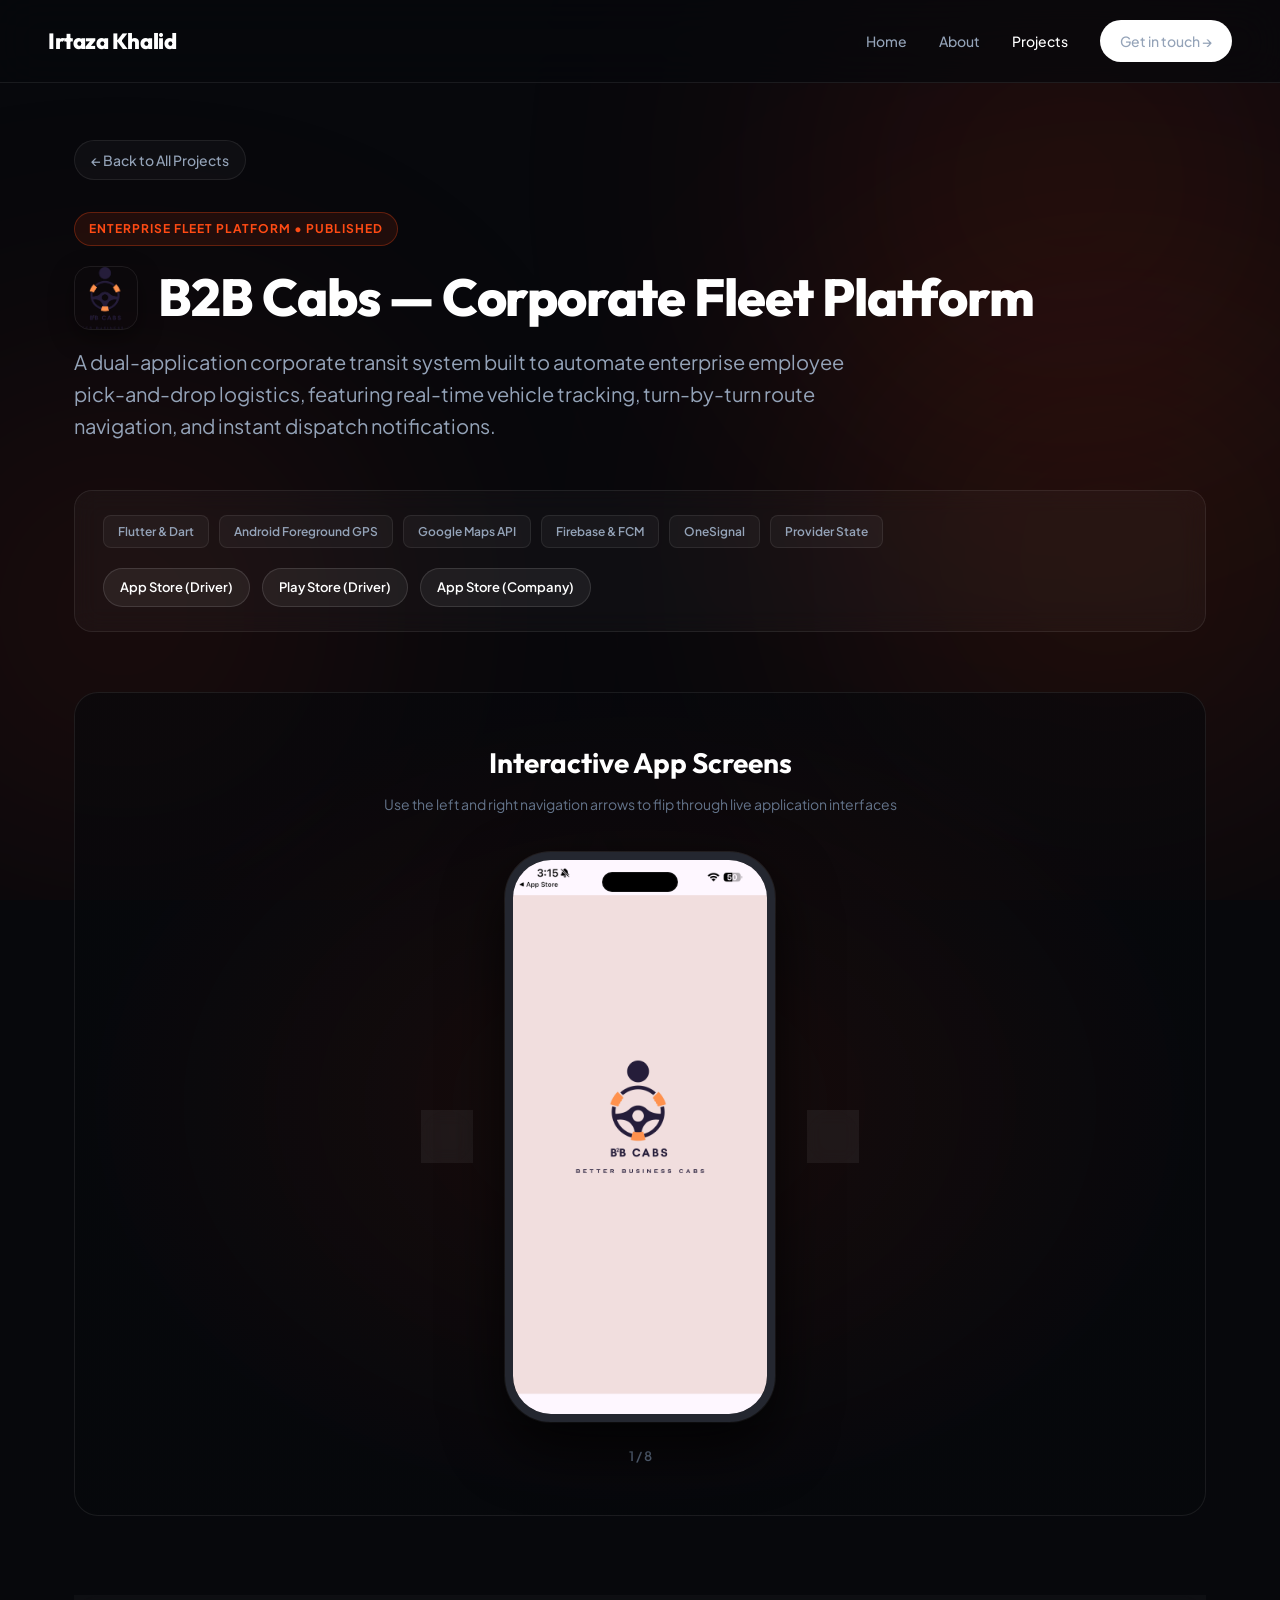
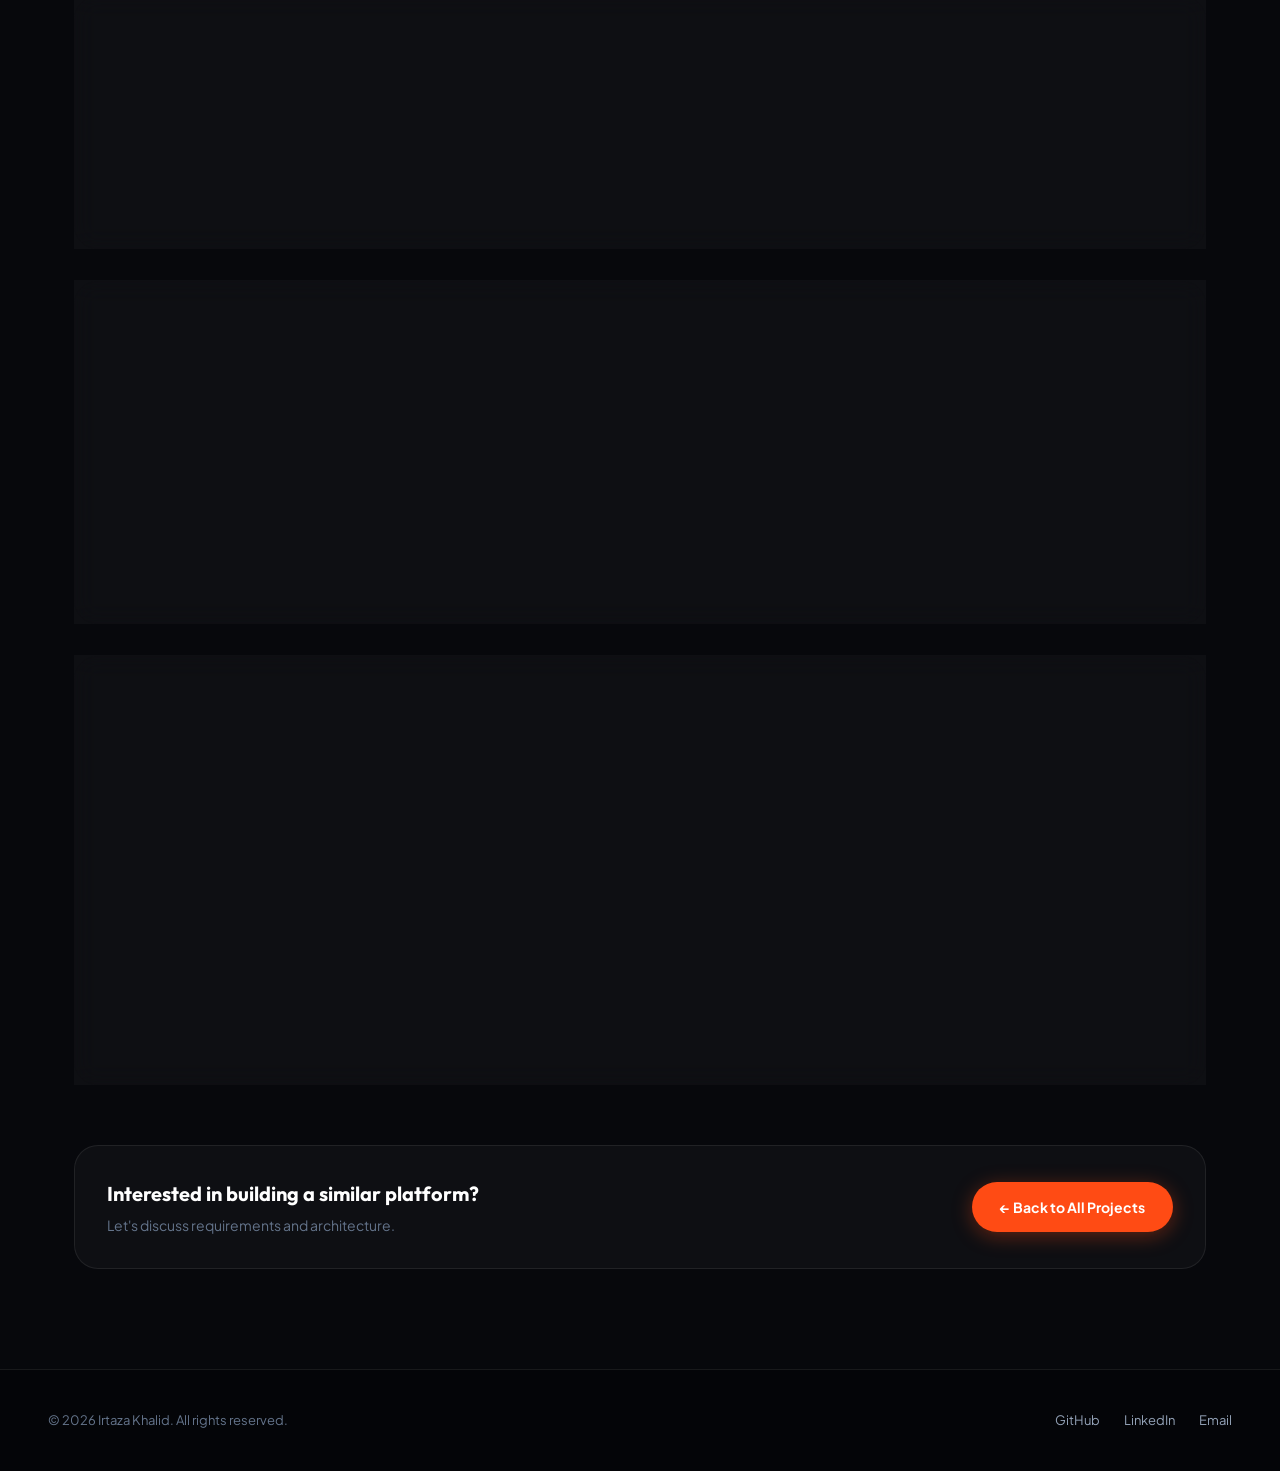
<file: b2b-cabs.html>
<!DOCTYPE html>
<html lang="en">
<head>
  <meta charset="UTF-8">
  <meta name="viewport" content="width=device-width, initial-scale=1.0">
  <title>B2B Cabs Case Study — Irtaza Khalid</title>
  <meta name="description" content="Detailed case study of B2B Cabs — Dual-app corporate fleet transportation platform built with Flutter, Android Foreground GPS, Google Maps API, and FCM.">
  <link rel="stylesheet" href="css/case-study-modern.css">
</head>
<body>

  <!-- Ambient Glows -->
  <div class="case-study-bg-glows">
    <div class="glow-orb top-right"></div>
    <div class="glow-orb mid-left"></div>
    <div class="glow-orb bottom-right"></div>
  </div>

  <!-- Header -->
  <header class="case-header">
    <a href="index.html" class="case-brand-logo">Irtaza Khalid</a>
    <nav class="case-nav" id="case-nav">
      <a href="index.html#hero">Home</a>
      <a href="index.html#studio">About</a>
      <a href="index.html#projects" class="active">Projects</a>
      <a href="index.html#contact" class="case-btn-contact">Get in touch &rarr;</a>
    </nav>
    <button class="case-menu-toggle" id="case-menu-toggle" aria-label="Toggle navigation menu" aria-expanded="false">
      <span></span>
      <span></span>
      <span></span>
    </button>
  </header>

  <!-- Main Container -->
  <main class="case-container">
    
    <!-- Back Link -->
    <div class="case-back-bar">
      <a href="index.html#projects" class="case-back-link">&larr; Back to All Projects</a>
    </div>

    <!-- Hero Title -->
    <div class="case-hero">
      <div class="case-badge-pill">Enterprise Fleet Platform &bull; Published</div>
      <div class="case-brand-header-flex">
        <img src="assets/irtaza_images/B2B/logo.png" alt="B2B Cabs Logo" class="case-project-logo">
        <div>
          <h1 class="case-main-title">B2B Cabs — Corporate Fleet Platform</h1>
        </div>
      </div>
      <p class="case-subtitle">
        A dual-application corporate transit system built to automate enterprise employee pick-and-drop logistics, featuring real-time vehicle tracking, turn-by-turn route navigation, and instant dispatch notifications.
      </p>
    </div>

    <!-- Meta & Store Links Bar -->
    <div class="case-meta-bar">
      <div class="meta-tags-group">
        <span class="case-tag">Flutter &amp; Dart</span>
        <span class="case-tag">Android Foreground GPS</span>
        <span class="case-tag">Google Maps API</span>
        <span class="case-tag">Firebase &amp; FCM</span>
        <span class="case-tag">OneSignal</span>
        <span class="case-tag">Provider State</span>
      </div>

      <div class="case-store-links">
        <a href="https://apps.apple.com/us/app/b2bcabs-driver/id6670443514" target="_blank" rel="noopener" class="case-store-btn">
          <span>App Store (Driver)</span>
        </a>
        <a href="https://play.google.com/store/apps/details?id=com.btob.driver&pcampaignid=web_share" target="_blank" rel="noopener" class="case-store-btn">
          <span>Play Store (Driver)</span>
        </a>
        <a href="https://apps.apple.com/us/app/b2bcabs-company/id6670443798" target="_blank" rel="noopener" class="case-store-btn">
          <span>App Store (Company)</span>
        </a>
      </div>
    </div>

    <!-- Interactive Titanium Phone Mockup Showcase -->
    <div class="case-mockup-showcase">
      <div class="showcase-header">
        <h2 class="showcase-title">Interactive App Screens</h2>
        <p class="showcase-subtitle">Use the left and right navigation arrows to flip through live application interfaces</p>
      </div>

      <div class="interactive-phone-container">
        <button class="nav-arrow-btn prev-btn" aria-label="Previous Screen">&lsaquo;</button>

        <div class="titanium-phone">
          <div class="phone-dynamic-island"></div>
          <div class="phone-viewport">
            <img src="assets/irtaza_images/B2B/1.PNG" class="active" alt="B2B Cabs Screen 1">
            <img src="assets/irtaza_images/B2B/2.PNG" alt="B2B Cabs Screen 2">
            <img src="assets/irtaza_images/B2B/3.PNG" alt="B2B Cabs Screen 3">
            <img src="assets/irtaza_images/B2B/4.PNG" alt="B2B Cabs Screen 4">
            <img src="assets/irtaza_images/B2B/5.PNG" alt="B2B Cabs Screen 5">
            <img src="assets/irtaza_images/B2B/6.PNG" alt="B2B Cabs Screen 6">
            <img src="assets/irtaza_images/B2B/7.PNG" alt="B2B Cabs Screen 7">
            <img src="assets/irtaza_images/B2B/8.PNG" alt="B2B Cabs Screen 8">
          </div>
        </div>

        <button class="nav-arrow-btn next-btn" aria-label="Next Screen">&rsaquo;</button>
      </div>

      <div class="phone-indicator-bar">
        <span class="phone-counter-text"><span class="current-idx">1</span> / 8</span>
      </div>
    </div>

    <!-- Case Study Content Sections -->
    <div class="case-content-grid">
      
      <!-- Section 1: Overview & Problem -->
      <div class="case-section-card">
        <h3 class="case-section-heading">
          <span class="heading-icon">&#9679;</span> Project Overview &amp; Problem Statement
        </h3>
        <p class="case-text">
          Corporate transit logistics for medium to large enterprises often suffer from manual scheduling inefficiencies, opaque driver routes, and lack of real-time visibility for HR departments and employees.
        </p>
        <p class="case-text">
          <strong>The Solution:</strong> B2B Cabs delivers a two-sided architecture uniting corporate clients and commercial drivers. By utilizing Android Foreground GPS services, drivers broadcast uninterrupted high-precision telemetry, allowing company admins and passengers to track fleet vehicles in real time.
        </p>
      </div>

      <!-- Section 2: Technical Highlights -->
      <div class="case-section-card">
        <h3 class="case-section-heading">
          <span class="heading-icon">&#9679;</span> Technical Architecture &amp; Key Features
        </h3>
        <div class="case-features-grid">
          <div class="case-feature-item">
            <span><strong>Continuous Foreground GPS:</strong> Custom native Android foreground service lifecycle handling to prevent OS background killing.</span>
          </div>
          <div class="case-feature-item">
            <span><strong>Google Maps Route Plotting:</strong> Dynamic polyline rendering, live distance matrix calculations, and waypoint optimization.</span>
          </div>
          <div class="case-feature-item">
            <span><strong>Multi-Role Dual Architecture:</strong> Distinct secure business logic for drivers and corporate client managers.</span>
          </div>
          <div class="case-feature-item">
            <span><strong>Push Notifications &amp; Alerts:</strong> OneSignal &amp; FCM triggers for pickup notifications, delay warnings, and route updates.</span>
          </div>
        </div>
      </div>

      <!-- Section 3: Engineering Timeline -->
      <div class="case-section-card">
        <h3 class="case-section-heading">
          <span class="heading-icon">&#9679;</span> Development Lifecycle &amp; Milestones
        </h3>
        <div class="case-timeline">
          <div class="case-timeline-step">
            <div class="case-timeline-dot"></div>
            <span class="case-timeline-date">Phase 1</span>
            <h4 class="case-timeline-title">Architecture Setup &amp; Map Prototyping</h4>
            <p class="case-timeline-desc">Designed database schema, evaluated GPS background battery drain optimizations, and configured Google Cloud Maps SDK.</p>
          </div>
          <div class="case-timeline-step">
            <div class="case-timeline-dot"></div>
            <span class="case-timeline-date">Phase 2</span>
            <h4 class="case-timeline-title">Driver &amp; Company App Implementation</h4>
            <p class="case-timeline-desc">Built clean modular Provider state management, integrated REST endpoints with Dio, and established real-time vehicle broadcast streams.</p>
          </div>
          <div class="case-timeline-step">
            <div class="case-timeline-dot"></div>
            <span class="case-timeline-date">Phase 3</span>
            <h4 class="case-timeline-title">QA &amp; Store Deployments</h4>
            <p class="case-timeline-desc">Conducted extensive battery, memory, and field road tests before deploying both apps to the iOS App Store and Google Play Store.</p>
          </div>
        </div>
      </div>

    </div>

    <!-- Bottom Actions -->
    <div class="case-bottom-actions">
      <div>
        <h4 style="font-family: 'Outfit'; font-size: 20px; color: #fff; margin-bottom: 4px;">Interested in building a similar platform?</h4>
        <p style="font-size: 14px; color: var(--text-muted);">Let's discuss requirements and architecture.</p>
      </div>
      <a href="index.html#projects" class="btn-primary-back">&larr; Back to All Projects</a>
    </div>

  </main>

  <!-- Site Footer -->
  <footer class="case-footer">
    <p class="case-footer-copy">&copy; 2026 Irtaza Khalid. All rights reserved.</p>
    <div class="case-footer-links">
      <a href="https://github.com/Irtaza4" target="_blank" rel="noopener">GitHub</a>
      <a href="https://www.linkedin.com/in/irtaza-khalid-1903a6270/" target="_blank" rel="noopener">LinkedIn</a>
      <a href="mailto:Irtazakhalidll@gmail.com">Email</a>
    </div>
  </footer>

  <!-- Phone Carousel & Mobile Nav Interactive Script -->
  <script>
    const images = document.querySelectorAll('.phone-viewport img');
    const viewport = document.querySelector('.phone-viewport');
    const prevBtn = document.querySelector('.prev-btn');
    const nextBtn = document.querySelector('.next-btn');
    const counter = document.querySelector('.current-idx');
    let current = 0;

    function showImage(index) {
      images[current].classList.remove('active');
      current = (index + images.length) % images.length;
      images[current].classList.add('active');
      if (counter) counter.textContent = current + 1;
    }

    if (prevBtn) prevBtn.addEventListener('click', () => showImage(current - 1));
    if (nextBtn) nextBtn.addEventListener('click', () => showImage(current + 1));

    // Touch swipe support on phone viewport
    if (viewport) {
      let touchStartX = 0;
      viewport.addEventListener('touchstart', (e) => {
        touchStartX = e.changedTouches[0].screenX;
      }, { passive: true });
      viewport.addEventListener('touchend', (e) => {
        const diff = touchStartX - e.changedTouches[0].screenX;
        if (Math.abs(diff) > 35) {
          showImage(diff > 0 ? current + 1 : current - 1);
        }
      }, { passive: true });
    }

    // Mobile header menu toggle
    const menuToggle = document.getElementById('case-menu-toggle');
    const caseNav = document.getElementById('case-nav');
    if (menuToggle && caseNav) {
      menuToggle.addEventListener('click', (e) => {
        e.stopPropagation();
        const isOpen = caseNav.classList.toggle('is-open');
        menuToggle.classList.toggle('is-open', isOpen);
        menuToggle.setAttribute('aria-expanded', String(isOpen));
      });
      document.addEventListener('click', (e) => {
        if (!caseNav.contains(e.target) && !menuToggle.contains(e.target)) {
          caseNav.classList.remove('is-open');
          menuToggle.classList.remove('is-open');
          menuToggle.setAttribute('aria-expanded', 'false');
        }
      });
    }
  </script>
</body>
</html>
</file>
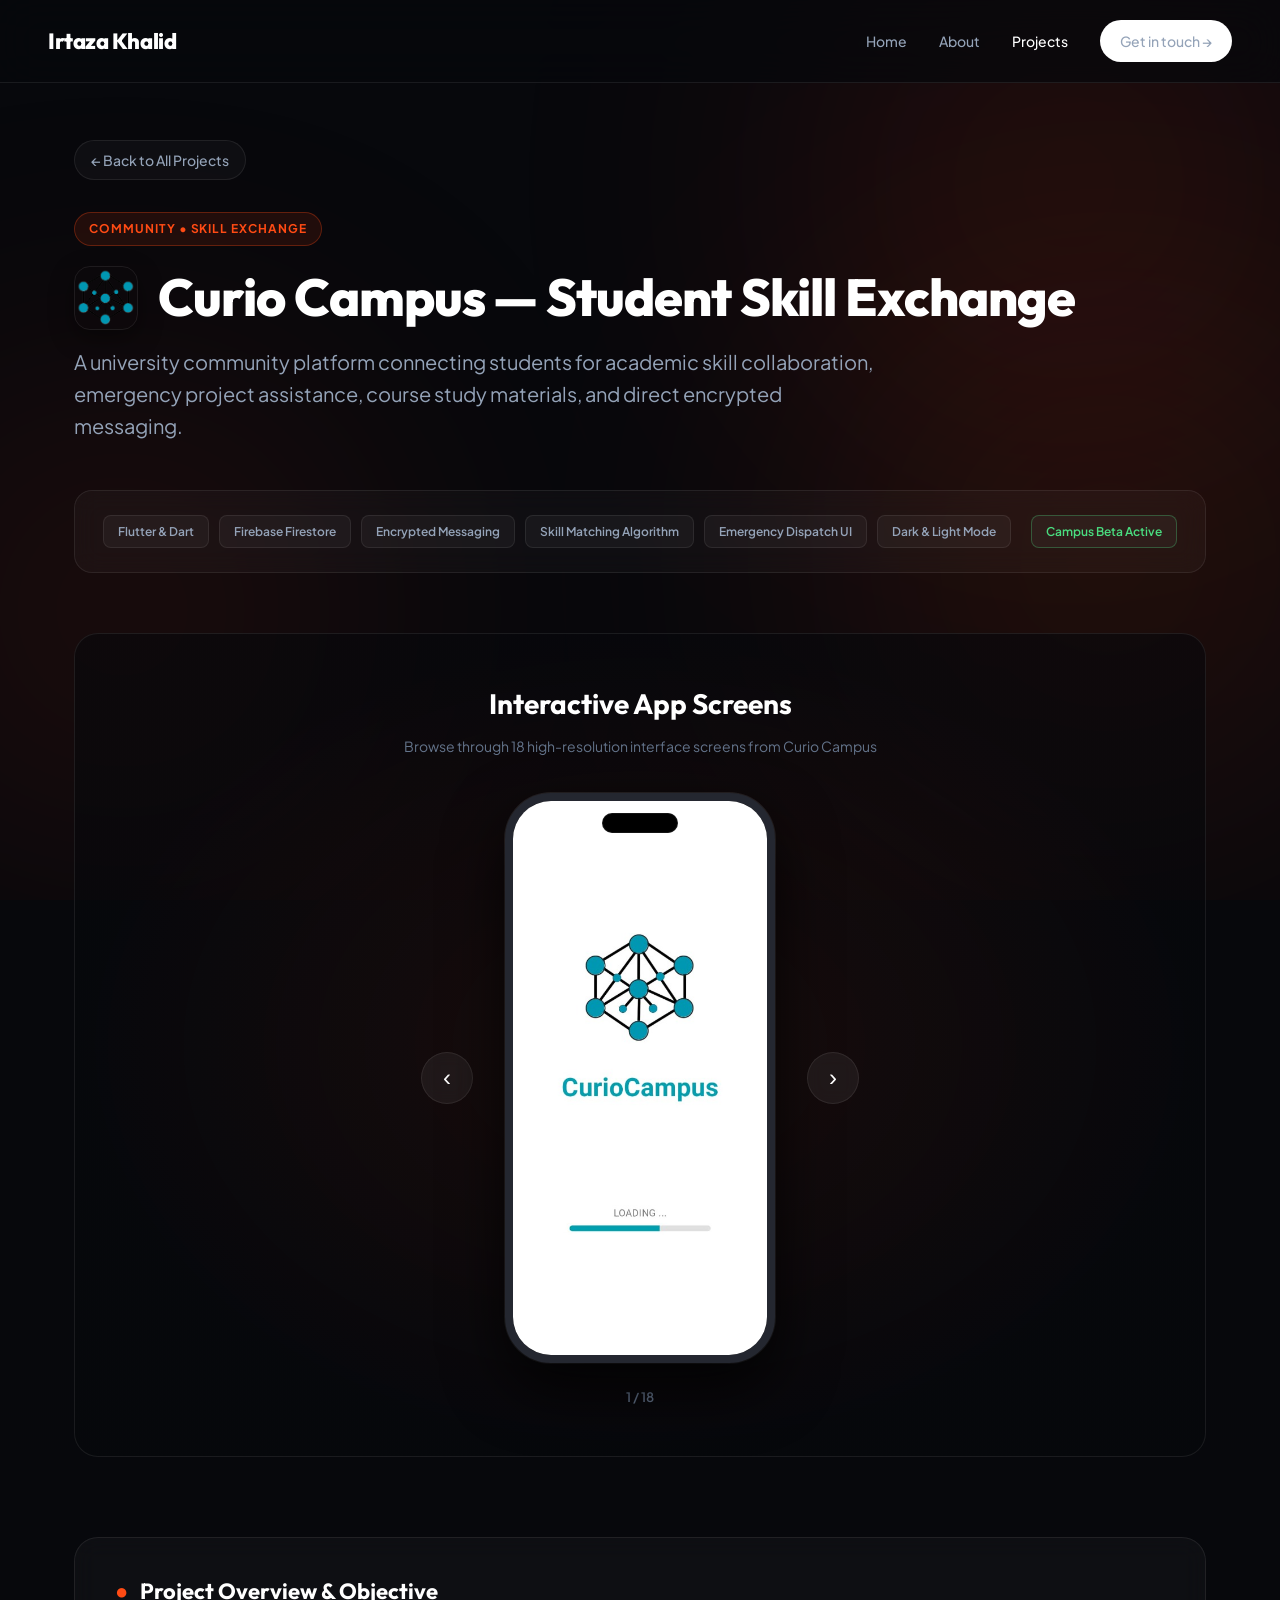
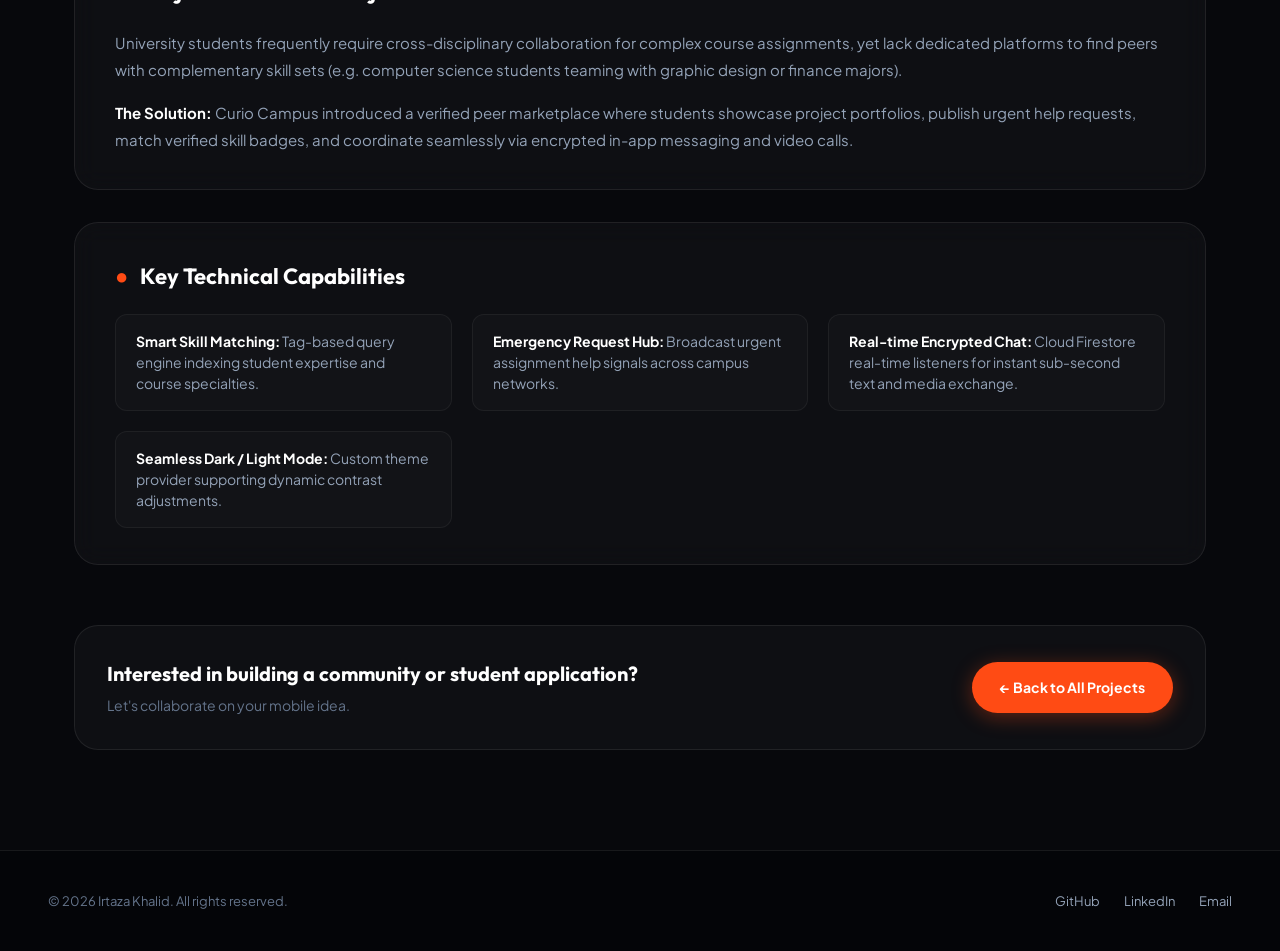
<file: curio-campus.html>
<!DOCTYPE html>
<html lang="en">
<head>
  <meta charset="UTF-8">
  <meta name="viewport" content="width=device-width, initial-scale=1.0">
  <title>Curio Campus Case Study — Irtaza Khalid</title>
  <meta name="description" content="Detailed case study of Curio Campus — University student skill exchange, emergency request, and peer collaboration platform.">
  <link rel="stylesheet" href="css/case-study-modern.css">
</head>
<body>

  <!-- Ambient Glows -->
  <div class="case-study-bg-glows">
    <div class="glow-orb top-right"></div>
    <div class="glow-orb mid-left"></div>
    <div class="glow-orb bottom-right"></div>
  </div>

  <!-- Header -->
  <header class="case-header">
    <a href="index.html" class="case-brand-logo">Irtaza Khalid</a>
    <nav class="case-nav" id="case-nav">
      <a href="index.html#hero">Home</a>
      <a href="index.html#studio">About</a>
      <a href="index.html#projects" class="active">Projects</a>
      <a href="index.html#contact" class="case-btn-contact">Get in touch &rarr;</a>
    </nav>
    <button class="case-menu-toggle" id="case-menu-toggle" aria-label="Toggle navigation menu" aria-expanded="false">
      <span></span>
      <span></span>
      <span></span>
    </button>
  </header>

  <!-- Main Container -->
  <main class="case-container">
    
    <!-- Back Link -->
    <div class="case-back-bar">
      <a href="index.html#projects" class="case-back-link">&larr; Back to All Projects</a>
    </div>

    <!-- Hero Title -->
    <div class="case-hero">
      <div class="case-badge-pill">Community &bull; Skill Exchange</div>
      <div class="case-brand-header-flex">
        <img src="assets/irtaza_images/curio_campus_logo.png" alt="Curio Campus Logo" class="case-project-logo">
        <div>
          <h1 class="case-main-title">Curio Campus — Student Skill Exchange</h1>
        </div>
      </div>
      <p class="case-subtitle">
        A university community platform connecting students for academic skill collaboration, emergency project assistance, course study materials, and direct encrypted messaging.
      </p>
    </div>

    <!-- Meta Bar -->
    <div class="case-meta-bar">
      <div class="meta-tags-group">
        <span class="case-tag">Flutter &amp; Dart</span>
        <span class="case-tag">Firebase Firestore</span>
        <span class="case-tag">Encrypted Messaging</span>
        <span class="case-tag">Skill Matching Algorithm</span>
        <span class="case-tag">Emergency Dispatch UI</span>
        <span class="case-tag">Dark &amp; Light Mode</span>
      </div>

      <div class="case-store-links">
        <span class="case-tag" style="color: #4ade80; border-color: rgba(74, 222, 128, 0.3);">Campus Beta Active</span>
      </div>
    </div>

    <!-- Interactive Titanium Phone Mockup Showcase -->
    <div class="case-mockup-showcase">
      <div class="showcase-header">
        <h2 class="showcase-title">Interactive App Screens</h2>
        <p class="showcase-subtitle">Browse through 18 high-resolution interface screens from Curio Campus</p>
      </div>

      <div class="interactive-phone-container">
        <button class="nav-arrow-btn prev-btn" aria-label="Previous Screen">&lsaquo;</button>

        <div class="titanium-phone">
          <div class="phone-dynamic-island"></div>
          <div class="phone-viewport">
            <img src="assets/irtaza_images/cc_screen_1.jpg" class="active" alt="Curio Campus Screen 1">
            <img src="assets/irtaza_images/cc_screen_2.jpg" alt="Curio Campus Screen 2">
            <img src="assets/irtaza_images/cc_screen_3.jpg" alt="Curio Campus Screen 3">
            <img src="assets/irtaza_images/cc_screen_4.jpg" alt="Curio Campus Screen 4">
            <img src="assets/irtaza_images/cc_screen_5.jpg" alt="Curio Campus Screen 5">
            <img src="assets/irtaza_images/cc_screen_6.jpg" alt="Curio Campus Screen 6">
            <img src="assets/irtaza_images/cc_screen_7.jpg" alt="Curio Campus Screen 7">
            <img src="assets/irtaza_images/cc_screen_8.jpg" alt="Curio Campus Screen 8">
            <img src="assets/irtaza_images/cc_screen_9.jpg" alt="Curio Campus Screen 9">
            <img src="assets/irtaza_images/cc_screen_10.jpg" alt="Curio Campus Screen 10">
            <img src="assets/irtaza_images/cc_screen_11.jpg" alt="Curio Campus Screen 11">
            <img src="assets/irtaza_images/cc_screen_12.jpg" alt="Curio Campus Screen 12">
            <img src="assets/irtaza_images/cc_screen_13.jpg" alt="Curio Campus Screen 13">
            <img src="assets/irtaza_images/cc_screen_14.jpg" alt="Curio Campus Screen 14">
            <img src="assets/irtaza_images/cc_screen_15.jpg" alt="Curio Campus Screen 15">
            <img src="assets/irtaza_images/cc_screen_16.jpg" alt="Curio Campus Screen 16">
            <img src="assets/irtaza_images/cc_screen_17.jpg" alt="Curio Campus Screen 17">
            <img src="assets/irtaza_images/cc_screen_18.jpg" alt="Curio Campus Screen 18">
          </div>
        </div>

        <button class="nav-arrow-btn next-btn" aria-label="Next Screen">&rsaquo;</button>
      </div>

      <div class="phone-indicator-bar">
        <span class="phone-counter-text"><span class="current-idx">1</span> / 18</span>
      </div>
    </div>

    <!-- Case Study Content Sections -->
    <div class="case-content-grid">
      
      <!-- Section 1: Overview & Solution -->
      <div class="case-section-card">
        <h3 class="case-section-heading">
          <span class="heading-icon">&#9679;</span> Project Overview &amp; Objective
        </h3>
        <p class="case-text">
          University students frequently require cross-disciplinary collaboration for complex course assignments, yet lack dedicated platforms to find peers with complementary skill sets (e.g. computer science students teaming with graphic design or finance majors).
        </p>
        <p class="case-text">
          <strong>The Solution:</strong> Curio Campus introduced a verified peer marketplace where students showcase project portfolios, publish urgent help requests, match verified skill badges, and coordinate seamlessly via encrypted in-app messaging and video calls.
        </p>
      </div>

      <!-- Section 2: Technical Highlights -->
      <div class="case-section-card">
        <h3 class="case-section-heading">
          <span class="heading-icon">&#9679;</span> Key Technical Capabilities
        </h3>
        <div class="case-features-grid">
          <div class="case-feature-item">
            <span><strong>Smart Skill Matching:</strong> Tag-based query engine indexing student expertise and course specialties.</span>
          </div>
          <div class="case-feature-item">
            <span><strong>Emergency Request Hub:</strong> Broadcast urgent assignment help signals across campus networks.</span>
          </div>
          <div class="case-feature-item">
            <span><strong>Real-time Encrypted Chat:</strong> Cloud Firestore real-time listeners for instant sub-second text and media exchange.</span>
          </div>
          <div class="case-feature-item">
            <span><strong>Seamless Dark / Light Mode:</strong> Custom theme provider supporting dynamic contrast adjustments.</span>
          </div>
        </div>
      </div>

    </div>

    <!-- Bottom Actions -->
    <div class="case-bottom-actions">
      <div>
        <h4 style="font-family: 'Outfit'; font-size: 20px; color: #fff; margin-bottom: 4px;">Interested in building a community or student application?</h4>
        <p style="font-size: 14px; color: var(--text-muted);">Let's collaborate on your mobile idea.</p>
      </div>
      <a href="index.html#projects" class="btn-primary-back">&larr; Back to All Projects</a>
    </div>

  </main>

  <!-- Site Footer -->
  <footer class="case-footer">
    <p class="case-footer-copy">&copy; 2026 Irtaza Khalid. All rights reserved.</p>
    <div class="case-footer-links">
      <a href="https://github.com/Irtaza4" target="_blank" rel="noopener">GitHub</a>
      <a href="https://www.linkedin.com/in/irtaza-khalid-1903a6270/" target="_blank" rel="noopener">LinkedIn</a>
      <a href="mailto:Irtazakhalidll@gmail.com">Email</a>
    </div>
  </footer>

  <!-- Phone Carousel & Mobile Nav Interactive Script -->
  <script>
    const images = document.querySelectorAll('.phone-viewport img');
    const viewport = document.querySelector('.phone-viewport');
    const prevBtn = document.querySelector('.prev-btn');
    const nextBtn = document.querySelector('.next-btn');
    const counter = document.querySelector('.current-idx');
    let current = 0;

    function showImage(index) {
      images[current].classList.remove('active');
      current = (index + images.length) % images.length;
      images[current].classList.add('active');
      if (counter) counter.textContent = current + 1;
    }

    if (prevBtn) prevBtn.addEventListener('click', () => showImage(current - 1));
    if (nextBtn) nextBtn.addEventListener('click', () => showImage(current + 1));

    // Touch swipe support on phone viewport
    if (viewport) {
      let touchStartX = 0;
      viewport.addEventListener('touchstart', (e) => {
        touchStartX = e.changedTouches[0].screenX;
      }, { passive: true });
      viewport.addEventListener('touchend', (e) => {
        const diff = touchStartX - e.changedTouches[0].screenX;
        if (Math.abs(diff) > 35) {
          showImage(diff > 0 ? current + 1 : current - 1);
        }
      }, { passive: true });
    }

    // Mobile header menu toggle
    const menuToggle = document.getElementById('case-menu-toggle');
    const caseNav = document.getElementById('case-nav');
    if (menuToggle && caseNav) {
      menuToggle.addEventListener('click', (e) => {
        e.stopPropagation();
        const isOpen = caseNav.classList.toggle('is-open');
        menuToggle.classList.toggle('is-open', isOpen);
        menuToggle.setAttribute('aria-expanded', String(isOpen));
      });
      document.addEventListener('click', (e) => {
        if (!caseNav.contains(e.target) && !menuToggle.contains(e.target)) {
          caseNav.classList.remove('is-open');
          menuToggle.classList.remove('is-open');
          menuToggle.setAttribute('aria-expanded', 'false');
        }
      });
    }
  </script>
</body>
</html>
</file>
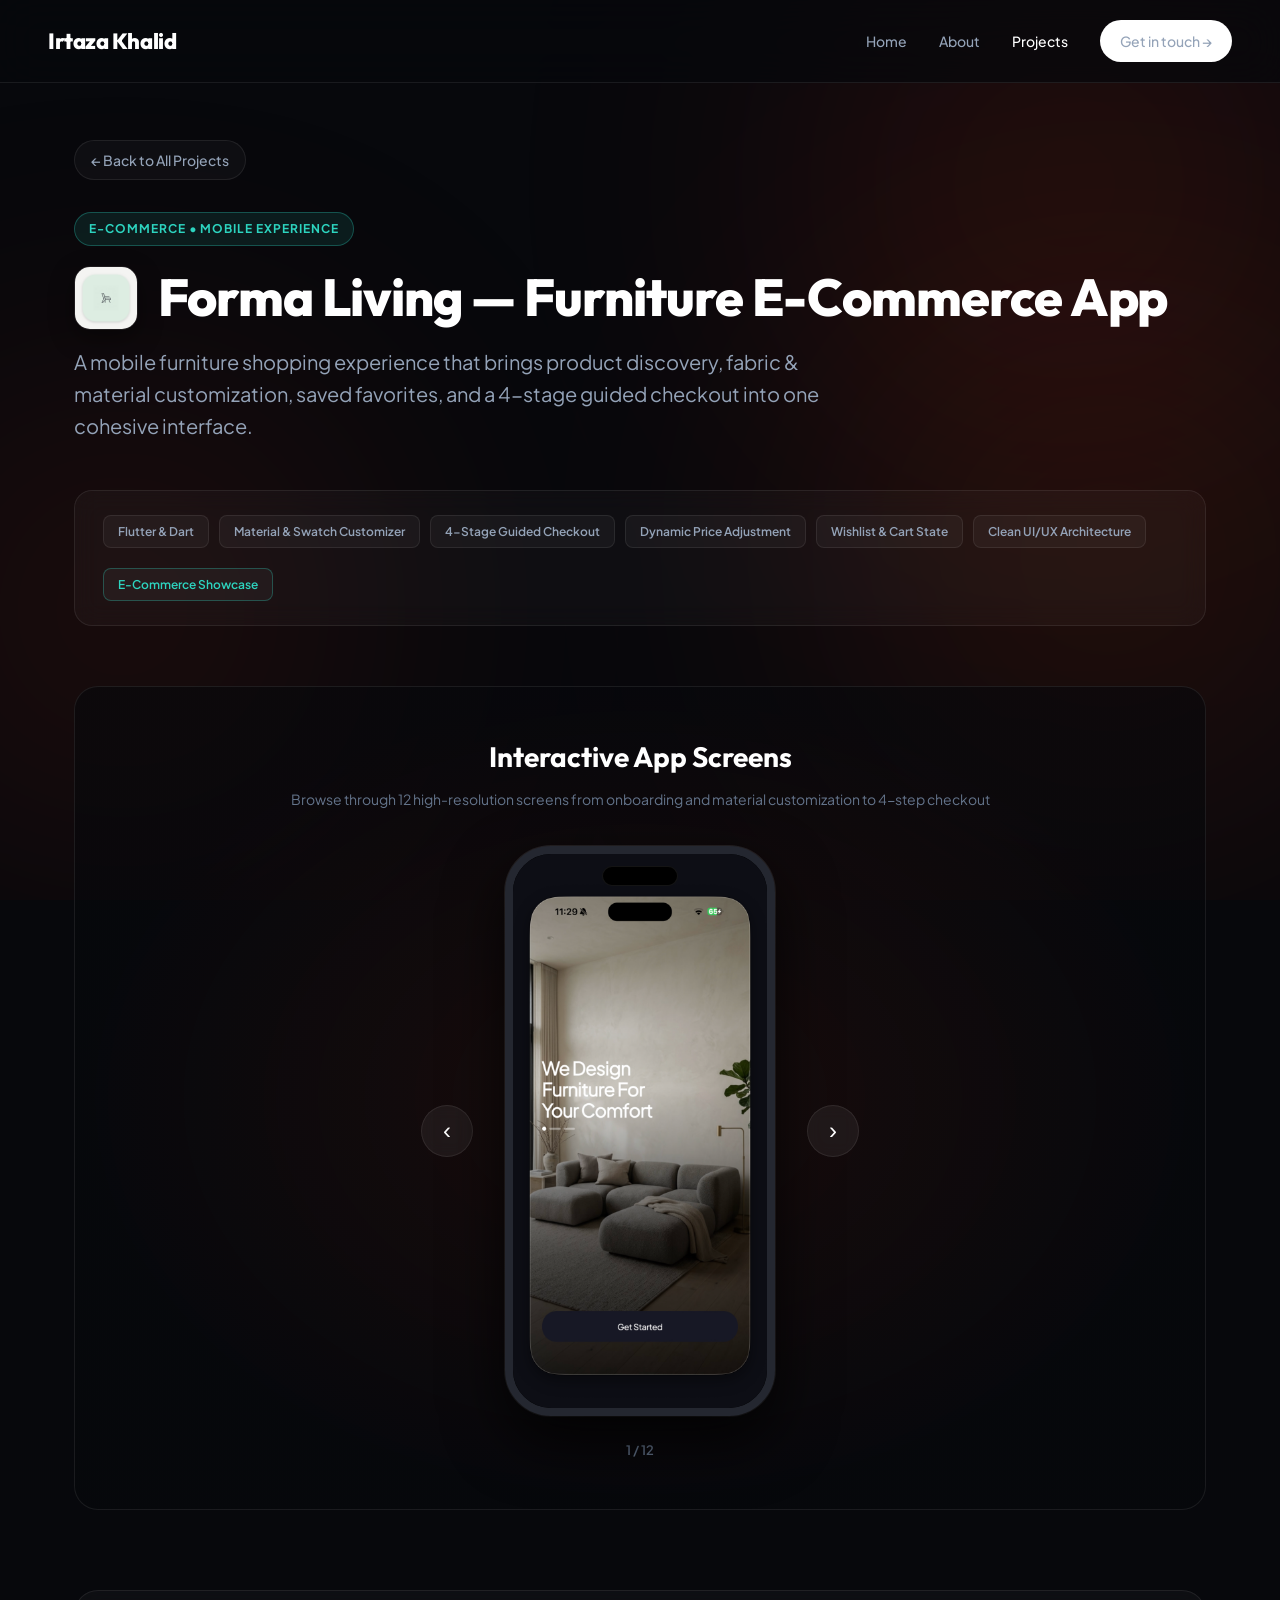
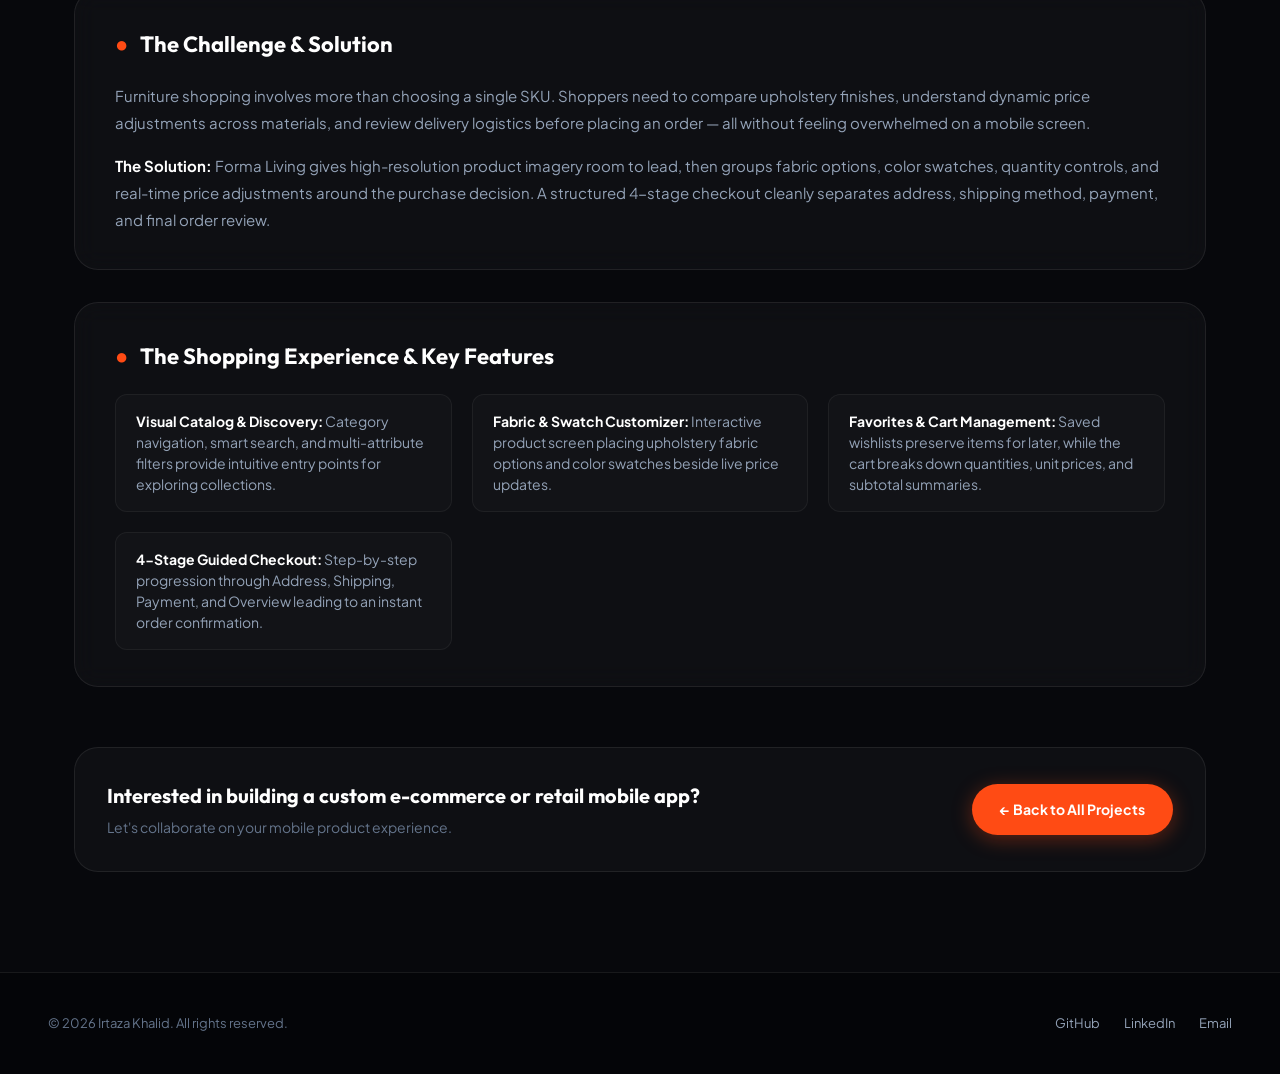
<file: furniture-ecommerce.html>
<!DOCTYPE html>
<html lang="en">
<head>
  <meta charset="UTF-8">
  <meta name="viewport" content="width=device-width, initial-scale=1.0">
  <title>Forma Living Case Study — Irtaza Khalid</title>
  <meta name="description" content="Detailed case study of Forma Living — Mobile furniture shopping experience with product discovery, material customization, saved favorites, and staged checkout.">
  <link rel="stylesheet" href="css/case-study-modern.css">
</head>
<body>

  <!-- Ambient Glows -->
  <div class="case-study-bg-glows">
    <div class="glow-orb top-right"></div>
    <div class="glow-orb mid-left"></div>
    <div class="glow-orb bottom-right"></div>
  </div>

  <!-- Header -->
  <header class="case-header">
    <a href="index.html" class="case-brand-logo">Irtaza Khalid</a>
    <nav class="case-nav" id="case-nav">
      <a href="index.html#hero">Home</a>
      <a href="index.html#studio">About</a>
      <a href="index.html#projects" class="active">Projects</a>
      <a href="index.html#contact" class="case-btn-contact">Get in touch &rarr;</a>
    </nav>
    <button class="case-menu-toggle" id="case-menu-toggle" aria-label="Toggle navigation menu" aria-expanded="false">
      <span></span>
      <span></span>
      <span></span>
    </button>
  </header>

  <!-- Main Container -->
  <main class="case-container">
    
    <!-- Back Link -->
    <div class="case-back-bar">
      <a href="index.html#projects" class="case-back-link">&larr; Back to All Projects</a>
    </div>

    <!-- Hero Title -->
    <div class="case-hero">
      <div class="case-badge-pill" style="color: #2dd4bf; border-color: rgba(45, 212, 191, 0.3); background: rgba(45, 212, 191, 0.1);">
        E-Commerce &bull; Mobile Experience
      </div>
      <div class="case-brand-header-flex">
        <img src="assets/irtaza_images/furniture-ecommerce/00_Logo_Mint_Squircle_Geometric_Chair.png" alt="Forma Living Logo" class="case-project-logo">
        <div>
          <h1 class="case-main-title">Forma Living — Furniture E-Commerce App</h1>
        </div>
      </div>
      <p class="case-subtitle">
        A mobile furniture shopping experience that brings product discovery, fabric &amp; material customization, saved favorites, and a 4-stage guided checkout into one cohesive interface.
      </p>
    </div>

    <!-- Meta Bar -->
    <div class="case-meta-bar">
      <div class="meta-tags-group">
        <span class="case-tag">Flutter &amp; Dart</span>
        <span class="case-tag">Material &amp; Swatch Customizer</span>
        <span class="case-tag">4-Stage Guided Checkout</span>
        <span class="case-tag">Dynamic Price Adjustment</span>
        <span class="case-tag">Wishlist &amp; Cart State</span>
        <span class="case-tag">Clean UI/UX Architecture</span>
      </div>

      <div class="case-store-links">
        <span class="case-tag" style="color: #2dd4bf; border-color: rgba(45, 212, 191, 0.3);">E-Commerce Showcase</span>
      </div>
    </div>

    <!-- Interactive Titanium Phone Mockup Showcase -->
    <div class="case-mockup-showcase">
      <div class="showcase-header">
        <h2 class="showcase-title">Interactive App Screens</h2>
        <p class="showcase-subtitle">Browse through 12 high-resolution screens from onboarding and material customization to 4-step checkout</p>
      </div>

      <div class="interactive-phone-container">
        <button class="nav-arrow-btn prev-btn" aria-label="Previous Screen">&lsaquo;</button>

        <div class="titanium-phone">
          <div class="phone-dynamic-island"></div>
          <div class="phone-viewport">
            <img src="assets/irtaza_images/furniture-ecommerce/Screen_01_Welcome_Onboarding.png" class="active" alt="Forma Living: Welcome Onboarding">
            <img src="assets/irtaza_images/furniture-ecommerce/Screen_02_Home_Discovery_Catalog.png" alt="Forma Living: Home Discovery Catalog">
            <img src="assets/irtaza_images/furniture-ecommerce/Screen_03_Product_Details_Customizer.png" alt="Forma Living: Product Details Customizer">
            <img src="assets/irtaza_images/furniture-ecommerce/Screen_04_Search_and_Filter.png" alt="Forma Living: Search and Filter">
            <img src="assets/irtaza_images/furniture-ecommerce/Screen_05_Cart_Management.png" alt="Forma Living: Cart Management">
            <img src="assets/irtaza_images/furniture-ecommerce/Screen_06_Favorites_Wishlist.png" alt="Forma Living: Favorites Wishlist">
            <img src="assets/irtaza_images/furniture-ecommerce/Screen_07_User_Profile.png" alt="Forma Living: User Profile">
            <img src="assets/irtaza_images/furniture-ecommerce/Screen_08_Checkout_Step1_Address.png" alt="Forma Living: Checkout Step 1 Address">
            <img src="assets/irtaza_images/furniture-ecommerce/Screen_09_Checkout_Step2_Shipping.png" alt="Forma Living: Checkout Step 2 Shipping">
            <img src="assets/irtaza_images/furniture-ecommerce/Screen_10_Checkout_Step3_Payment.png" alt="Forma Living: Checkout Step 3 Payment">
            <img src="assets/irtaza_images/furniture-ecommerce/Screen_11_Checkout_Step4_Overview.png" alt="Forma Living: Checkout Step 4 Overview">
            <img src="assets/irtaza_images/furniture-ecommerce/Screen_12_Order_Confirmed_Success.png" alt="Forma Living: Order Confirmed Success">
          </div>
        </div>

        <button class="nav-arrow-btn next-btn" aria-label="Next Screen">&rsaquo;</button>
      </div>

      <div class="phone-indicator-bar">
        <span class="phone-counter-text"><span class="current-idx">1</span> / 12</span>
      </div>
    </div>

    <!-- Case Study Content Sections -->
    <div class="case-content-grid">
      
      <!-- Section 1: Challenge & Solution -->
      <div class="case-section-card">
        <h3 class="case-section-heading">
          <span class="heading-icon">&#9679;</span> The Challenge &amp; Solution
        </h3>
        <p class="case-text">
          Furniture shopping involves more than choosing a single SKU. Shoppers need to compare upholstery finishes, understand dynamic price adjustments across materials, and review delivery logistics before placing an order — all without feeling overwhelmed on a mobile screen.
        </p>
        <p class="case-text">
          <strong>The Solution:</strong> Forma Living gives high-resolution product imagery room to lead, then groups fabric options, color swatches, quantity controls, and real-time price adjustments around the purchase decision. A structured 4-stage checkout cleanly separates address, shipping method, payment, and final order review.
        </p>
      </div>

      <!-- Section 2: Key Capabilities -->
      <div class="case-section-card">
        <h3 class="case-section-heading">
          <span class="heading-icon">&#9679;</span> The Shopping Experience &amp; Key Features
        </h3>
        <div class="case-features-grid">
          <div class="case-feature-item">
            <span><strong>Visual Catalog &amp; Discovery:</strong> Category navigation, smart search, and multi-attribute filters provide intuitive entry points for exploring collections.</span>
          </div>
          <div class="case-feature-item">
            <span><strong>Fabric &amp; Swatch Customizer:</strong> Interactive product screen placing upholstery fabric options and color swatches beside live price updates.</span>
          </div>
          <div class="case-feature-item">
            <span><strong>Favorites &amp; Cart Management:</strong> Saved wishlists preserve items for later, while the cart breaks down quantities, unit prices, and subtotal summaries.</span>
          </div>
          <div class="case-feature-item">
            <span><strong>4-Stage Guided Checkout:</strong> Step-by-step progression through Address, Shipping, Payment, and Overview leading to an instant order confirmation.</span>
          </div>
        </div>
      </div>

    </div>

    <!-- Bottom Actions -->
    <div class="case-bottom-actions">
      <div>
        <h4 style="font-family: 'Outfit'; font-size: 20px; color: #fff; margin-bottom: 4px;">Interested in building a custom e-commerce or retail mobile app?</h4>
        <p style="font-size: 14px; color: var(--text-muted);">Let's collaborate on your mobile product experience.</p>
      </div>
      <a href="index.html#projects" class="btn-primary-back">&larr; Back to All Projects</a>
    </div>

  </main>

  <!-- Site Footer -->
  <footer class="case-footer">
    <p class="case-footer-copy">&copy; 2026 Irtaza Khalid. All rights reserved.</p>
    <div class="case-footer-links">
      <a href="https://github.com/Irtaza4" target="_blank" rel="noopener">GitHub</a>
      <a href="https://www.linkedin.com/in/irtaza-khalid-1903a6270/" target="_blank" rel="noopener">LinkedIn</a>
      <a href="mailto:Irtazakhalidll@gmail.com">Email</a>
    </div>
  </footer>

  <!-- Phone Carousel & Mobile Nav Interactive Script -->
  <script>
    const images = document.querySelectorAll('.phone-viewport img');
    const viewport = document.querySelector('.phone-viewport');
    const prevBtn = document.querySelector('.prev-btn');
    const nextBtn = document.querySelector('.next-btn');
    const counter = document.querySelector('.current-idx');
    let current = 0;

    function showImage(index) {
      images[current].classList.remove('active');
      current = (index + images.length) % images.length;
      images[current].classList.add('active');
      if (counter) counter.textContent = current + 1;
    }

    if (prevBtn) prevBtn.addEventListener('click', () => showImage(current - 1));
    if (nextBtn) nextBtn.addEventListener('click', () => showImage(current + 1));

    // Touch swipe support on phone viewport
    if (viewport) {
      let touchStartX = 0;
      viewport.addEventListener('touchstart', (e) => {
        touchStartX = e.changedTouches[0].screenX;
      }, { passive: true });
      viewport.addEventListener('touchend', (e) => {
        const diff = touchStartX - e.changedTouches[0].screenX;
        if (Math.abs(diff) > 35) {
          showImage(diff > 0 ? current + 1 : current - 1);
        }
      }, { passive: true });
    }

    // Mobile header menu toggle
    const menuToggle = document.getElementById('case-menu-toggle');
    const caseNav = document.getElementById('case-nav');
    if (menuToggle && caseNav) {
      menuToggle.addEventListener('click', (e) => {
        e.stopPropagation();
        const isOpen = caseNav.classList.toggle('is-open');
        menuToggle.classList.toggle('is-open', isOpen);
        menuToggle.setAttribute('aria-expanded', String(isOpen));
      });
      document.addEventListener('click', (e) => {
        if (!caseNav.contains(e.target) && !menuToggle.contains(e.target)) {
          caseNav.classList.remove('is-open');
          menuToggle.classList.remove('is-open');
          menuToggle.setAttribute('aria-expanded', 'false');
        }
      });
    }
  </script>
</body>
</html>
</file>
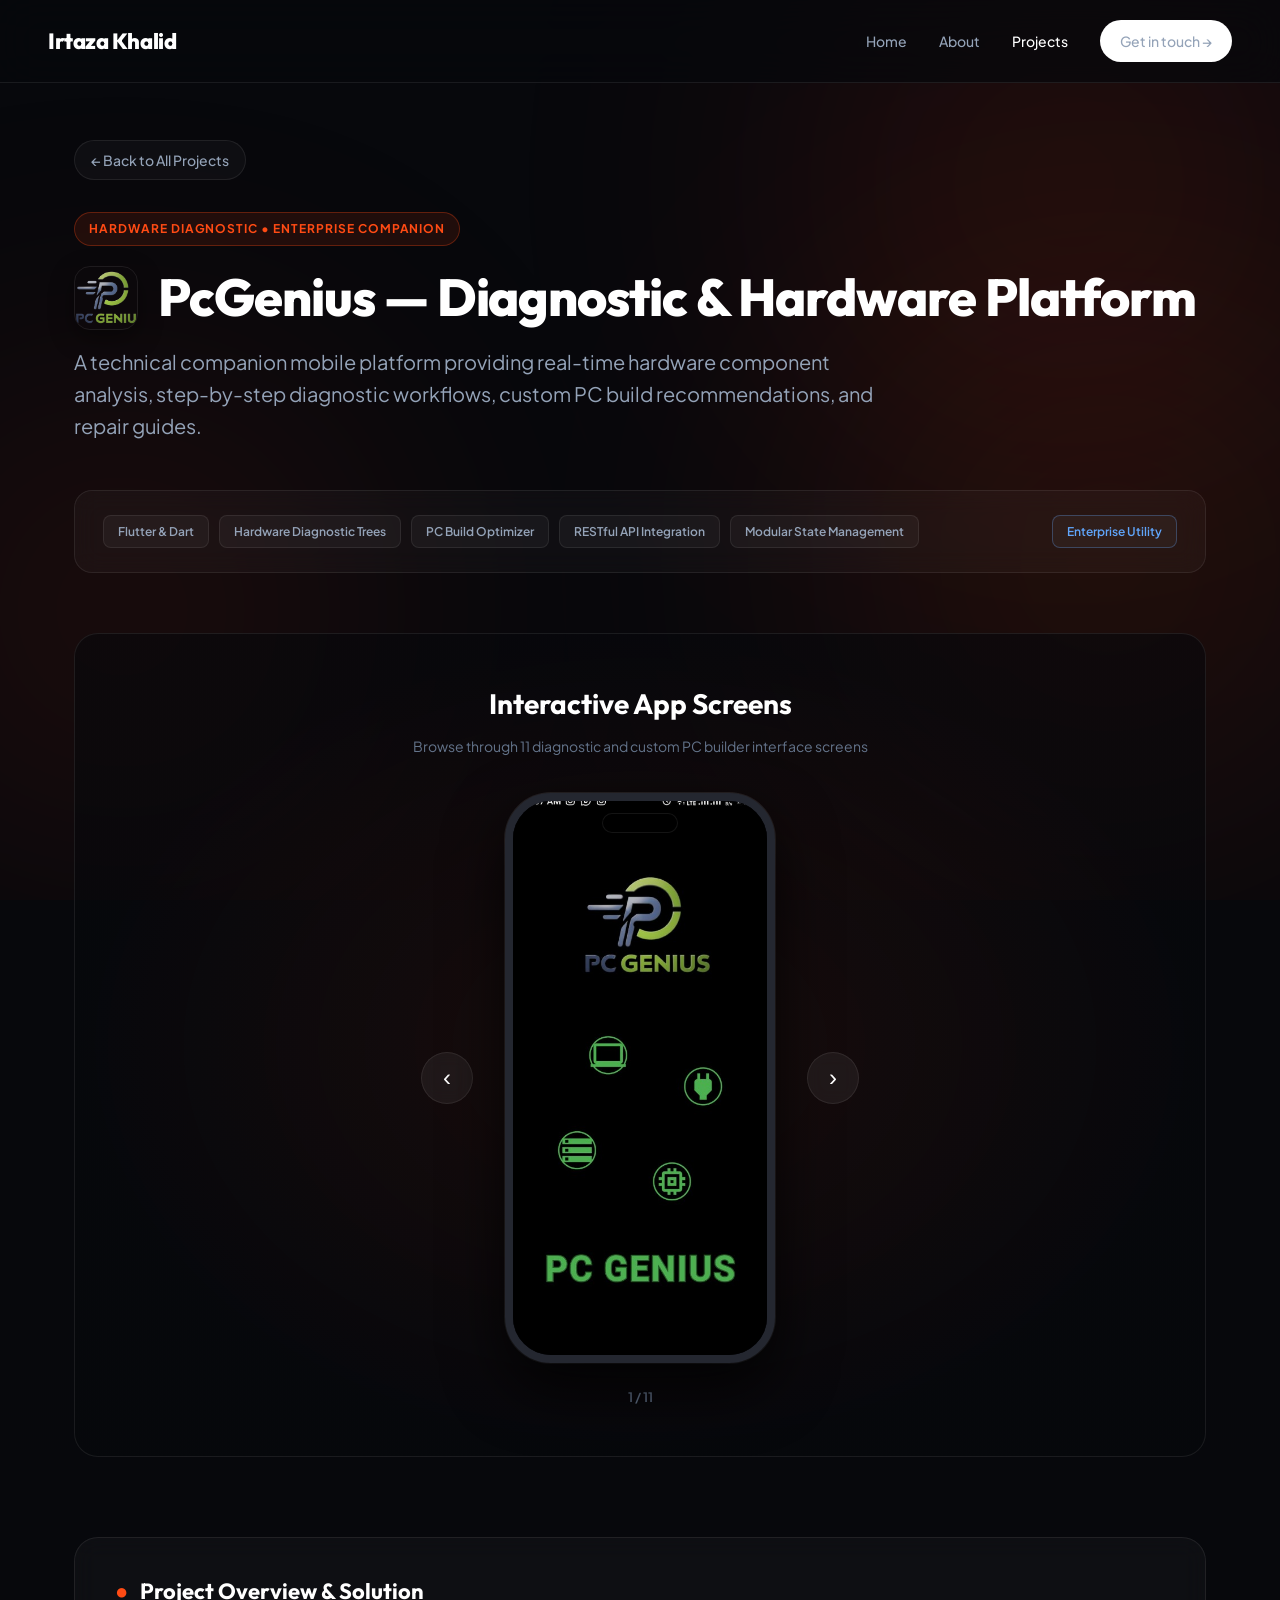
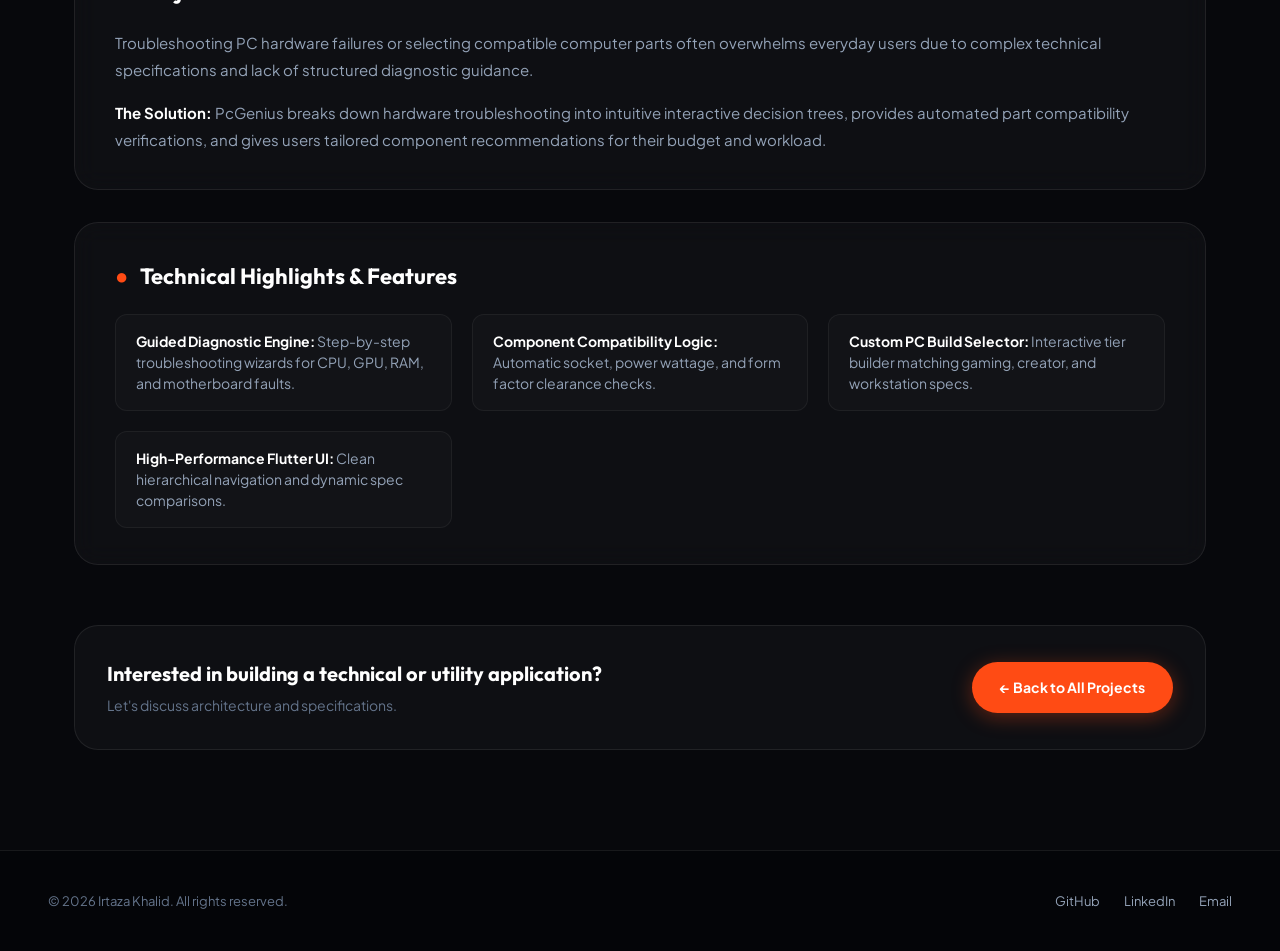
<file: pc-genius.html>
<!DOCTYPE html>
<html lang="en">
<head>
  <meta charset="UTF-8">
  <meta name="viewport" content="width=device-width, initial-scale=1.0">
  <title>PcGenius Case Study — Irtaza Khalid</title>
  <meta name="description" content="Detailed case study of PcGenius — Comprehensive PC hardware diagnostic and troubleshooting companion platform.">
  <link rel="stylesheet" href="css/case-study-modern.css">
</head>
<body>

  <!-- Ambient Glows -->
  <div class="case-study-bg-glows">
    <div class="glow-orb top-right"></div>
    <div class="glow-orb mid-left"></div>
    <div class="glow-orb bottom-right"></div>
  </div>

  <!-- Header -->
  <header class="case-header">
    <a href="index.html" class="case-brand-logo">Irtaza Khalid</a>
    <nav class="case-nav" id="case-nav">
      <a href="index.html#hero">Home</a>
      <a href="index.html#studio">About</a>
      <a href="index.html#projects" class="active">Projects</a>
      <a href="index.html#contact" class="case-btn-contact">Get in touch &rarr;</a>
    </nav>
    <button class="case-menu-toggle" id="case-menu-toggle" aria-label="Toggle navigation menu" aria-expanded="false">
      <span></span>
      <span></span>
      <span></span>
    </button>
  </header>

  <!-- Main Container -->
  <main class="case-container">
    
    <!-- Back Link -->
    <div class="case-back-bar">
      <a href="index.html#projects" class="case-back-link">&larr; Back to All Projects</a>
    </div>

    <!-- Hero Title -->
    <div class="case-hero">
      <div class="case-badge-pill">Hardware Diagnostic &bull; Enterprise Companion</div>
      <div class="case-brand-header-flex">
        <img src="assets/irtaza_images/pc_genius_logo.png" alt="PcGenius Logo" class="case-project-logo">
        <div>
          <h1 class="case-main-title">PcGenius — Diagnostic &amp; Hardware Platform</h1>
        </div>
      </div>
      <p class="case-subtitle">
        A technical companion mobile platform providing real-time hardware component analysis, step-by-step diagnostic workflows, custom PC build recommendations, and repair guides.
      </p>
    </div>

    <!-- Meta Bar -->
    <div class="case-meta-bar">
      <div class="meta-tags-group">
        <span class="case-tag">Flutter &amp; Dart</span>
        <span class="case-tag">Hardware Diagnostic Trees</span>
        <span class="case-tag">PC Build Optimizer</span>
        <span class="case-tag">RESTful API Integration</span>
        <span class="case-tag">Modular State Management</span>
      </div>

      <div class="case-store-links">
        <span class="case-tag" style="color: #60a5fa; border-color: rgba(96, 165, 250, 0.3);">Enterprise Utility</span>
      </div>
    </div>

    <!-- Interactive Titanium Phone Mockup Showcase -->
    <div class="case-mockup-showcase">
      <div class="showcase-header">
        <h2 class="showcase-title">Interactive App Screens</h2>
        <p class="showcase-subtitle">Browse through 11 diagnostic and custom PC builder interface screens</p>
      </div>

      <div class="interactive-phone-container">
        <button class="nav-arrow-btn prev-btn" aria-label="Previous Screen">&lsaquo;</button>

        <div class="titanium-phone">
          <div class="phone-dynamic-island"></div>
          <div class="phone-viewport">
            <img src="assets/irtaza_images/pc_screenshot_1.jpg" class="active" alt="PcGenius Screen 1">
            <img src="assets/irtaza_images/pc_screenshot_2.jpg" alt="PcGenius Screen 2">
            <img src="assets/irtaza_images/pc_screenshot_3.jpg" alt="PcGenius Screen 3">
            <img src="assets/irtaza_images/pc_screenshot_4.jpg" alt="PcGenius Screen 4">
            <img src="assets/irtaza_images/pc_screenshot_5.jpg" alt="PcGenius Screen 5">
            <img src="assets/irtaza_images/pc_screenshot_6.jpg" alt="PcGenius Screen 6">
            <img src="assets/irtaza_images/pc_screenshot_7.jpg" alt="PcGenius Screen 7">
            <img src="assets/irtaza_images/pc_screenshot_8.jpg" alt="PcGenius Screen 8">
            <img src="assets/irtaza_images/pc_screenshot_9.jpg" alt="PcGenius Screen 9">
            <img src="assets/irtaza_images/pc_screenshot_10.jpg" alt="PcGenius Screen 10">
            <img src="assets/irtaza_images/pc_screenshot_11.jpg" alt="PcGenius Screen 11">
          </div>
        </div>

        <button class="nav-arrow-btn next-btn" aria-label="Next Screen">&rsaquo;</button>
      </div>

      <div class="phone-indicator-bar">
        <span class="phone-counter-text"><span class="current-idx">1</span> / 11</span>
      </div>
    </div>

    <!-- Case Study Content Sections -->
    <div class="case-content-grid">
      
      <!-- Section 1: Overview & Solution -->
      <div class="case-section-card">
        <h3 class="case-section-heading">
          <span class="heading-icon">&#9679;</span> Project Overview &amp; Solution
        </h3>
        <p class="case-text">
          Troubleshooting PC hardware failures or selecting compatible computer parts often overwhelms everyday users due to complex technical specifications and lack of structured diagnostic guidance.
        </p>
        <p class="case-text">
          <strong>The Solution:</strong> PcGenius breaks down hardware troubleshooting into intuitive interactive decision trees, provides automated part compatibility verifications, and gives users tailored component recommendations for their budget and workload.
        </p>
      </div>

      <!-- Section 2: Technical Highlights -->
      <div class="case-section-card">
        <h3 class="case-section-heading">
          <span class="heading-icon">&#9679;</span> Technical Highlights &amp; Features
        </h3>
        <div class="case-features-grid">
          <div class="case-feature-item">
            <span><strong>Guided Diagnostic Engine:</strong> Step-by-step troubleshooting wizards for CPU, GPU, RAM, and motherboard faults.</span>
          </div>
          <div class="case-feature-item">
            <span><strong>Component Compatibility Logic:</strong> Automatic socket, power wattage, and form factor clearance checks.</span>
          </div>
          <div class="case-feature-item">
            <span><strong>Custom PC Build Selector:</strong> Interactive tier builder matching gaming, creator, and workstation specs.</span>
          </div>
          <div class="case-feature-item">
            <span><strong>High-Performance Flutter UI:</strong> Clean hierarchical navigation and dynamic spec comparisons.</span>
          </div>
        </div>
      </div>

    </div>

    <!-- Bottom Actions -->
    <div class="case-bottom-actions">
      <div>
        <h4 style="font-family: 'Outfit'; font-size: 20px; color: #fff; margin-bottom: 4px;">Interested in building a technical or utility application?</h4>
        <p style="font-size: 14px; color: var(--text-muted);">Let's discuss architecture and specifications.</p>
      </div>
      <a href="index.html#projects" class="btn-primary-back">&larr; Back to All Projects</a>
    </div>

  </main>

  <!-- Site Footer -->
  <footer class="case-footer">
    <p class="case-footer-copy">&copy; 2026 Irtaza Khalid. All rights reserved.</p>
    <div class="case-footer-links">
      <a href="https://github.com/Irtaza4" target="_blank" rel="noopener">GitHub</a>
      <a href="https://www.linkedin.com/in/irtaza-khalid-1903a6270/" target="_blank" rel="noopener">LinkedIn</a>
      <a href="mailto:Irtazakhalidll@gmail.com">Email</a>
    </div>
  </footer>

  <!-- Phone Carousel & Mobile Nav Interactive Script -->
  <script>
    const images = document.querySelectorAll('.phone-viewport img');
    const viewport = document.querySelector('.phone-viewport');
    const prevBtn = document.querySelector('.prev-btn');
    const nextBtn = document.querySelector('.next-btn');
    const counter = document.querySelector('.current-idx');
    let current = 0;

    function showImage(index) {
      images[current].classList.remove('active');
      current = (index + images.length) % images.length;
      images[current].classList.add('active');
      if (counter) counter.textContent = current + 1;
    }

    if (prevBtn) prevBtn.addEventListener('click', () => showImage(current - 1));
    if (nextBtn) nextBtn.addEventListener('click', () => showImage(current + 1));

    // Touch swipe support on phone viewport
    if (viewport) {
      let touchStartX = 0;
      viewport.addEventListener('touchstart', (e) => {
        touchStartX = e.changedTouches[0].screenX;
      }, { passive: true });
      viewport.addEventListener('touchend', (e) => {
        const diff = touchStartX - e.changedTouches[0].screenX;
        if (Math.abs(diff) > 35) {
          showImage(diff > 0 ? current + 1 : current - 1);
        }
      }, { passive: true });
    }

    // Mobile header menu toggle
    const menuToggle = document.getElementById('case-menu-toggle');
    const caseNav = document.getElementById('case-nav');
    if (menuToggle && caseNav) {
      menuToggle.addEventListener('click', (e) => {
        e.stopPropagation();
        const isOpen = caseNav.classList.toggle('is-open');
        menuToggle.classList.toggle('is-open', isOpen);
        menuToggle.setAttribute('aria-expanded', String(isOpen));
      });
      document.addEventListener('click', (e) => {
        if (!caseNav.contains(e.target) && !menuToggle.contains(e.target)) {
          caseNav.classList.remove('is-open');
          menuToggle.classList.remove('is-open');
          menuToggle.setAttribute('aria-expanded', 'false');
        }
      });
    }
  </script>
</body>
</html>
</file>
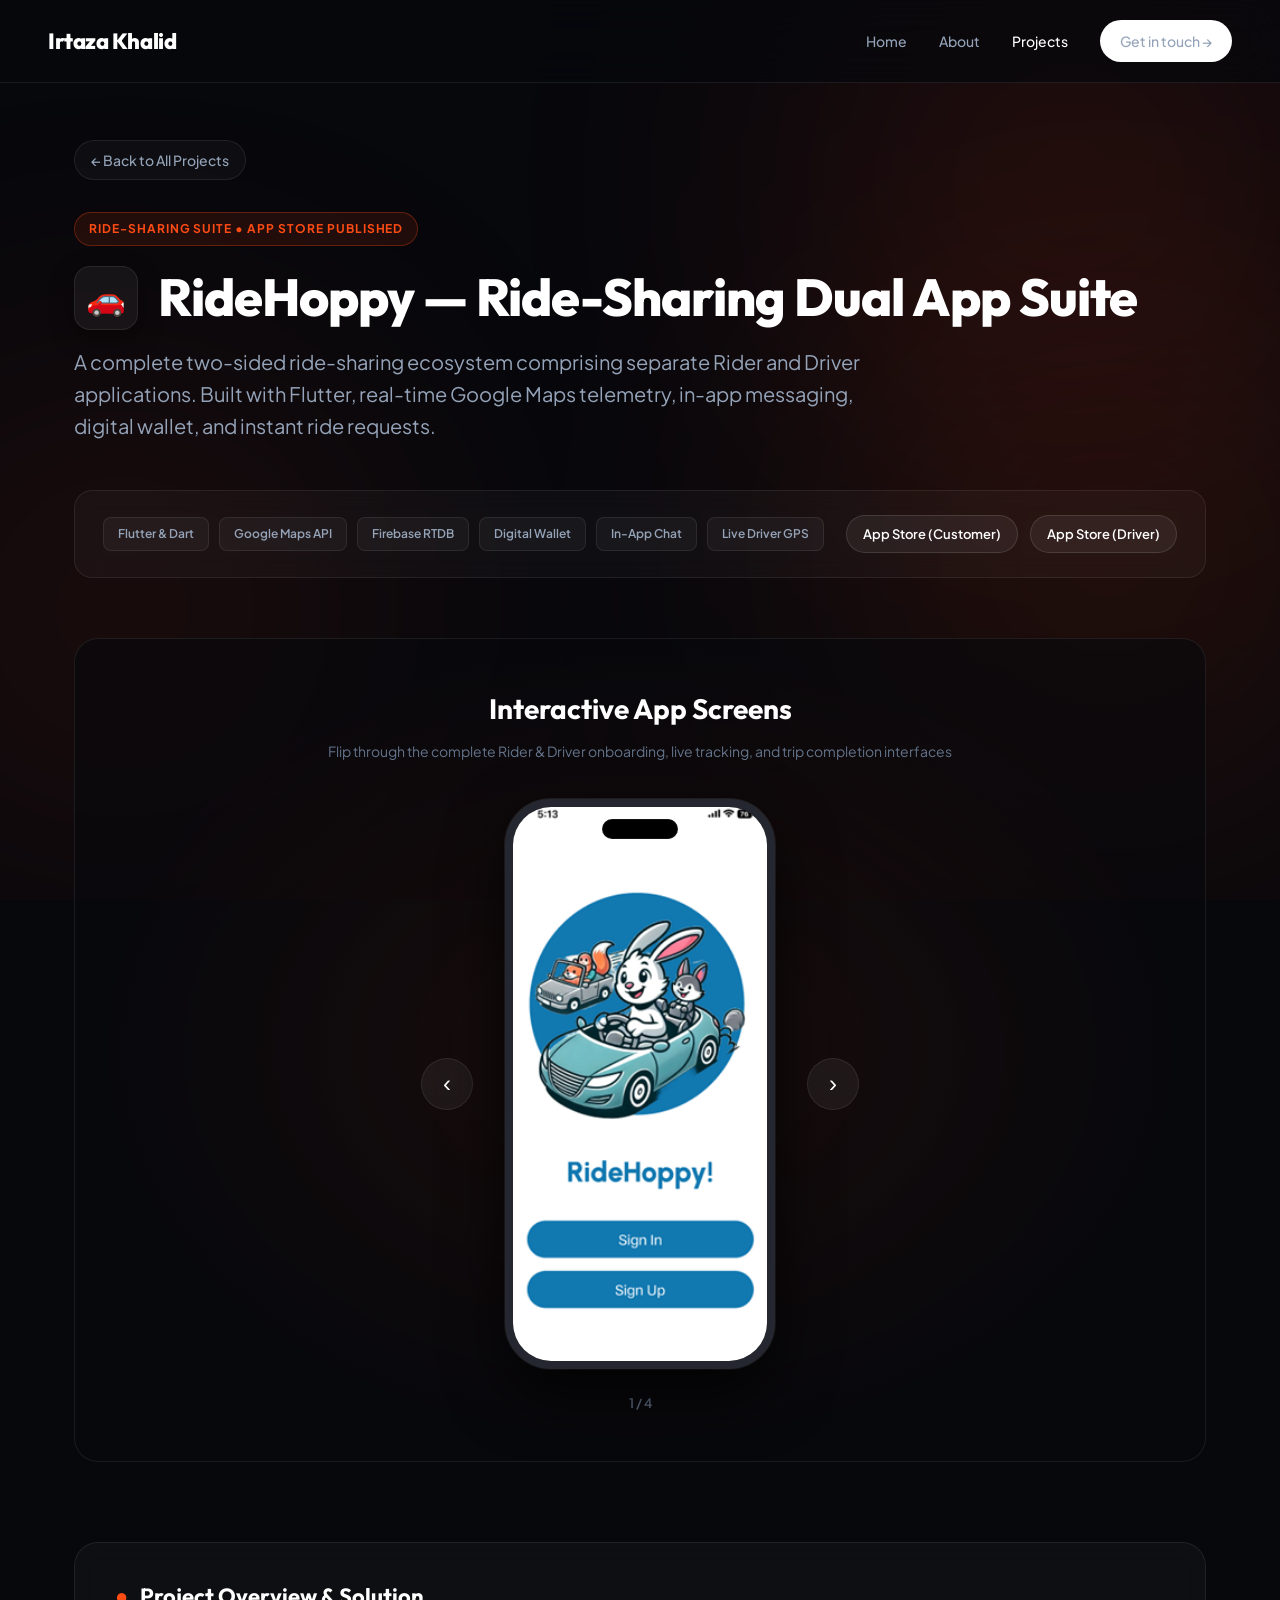
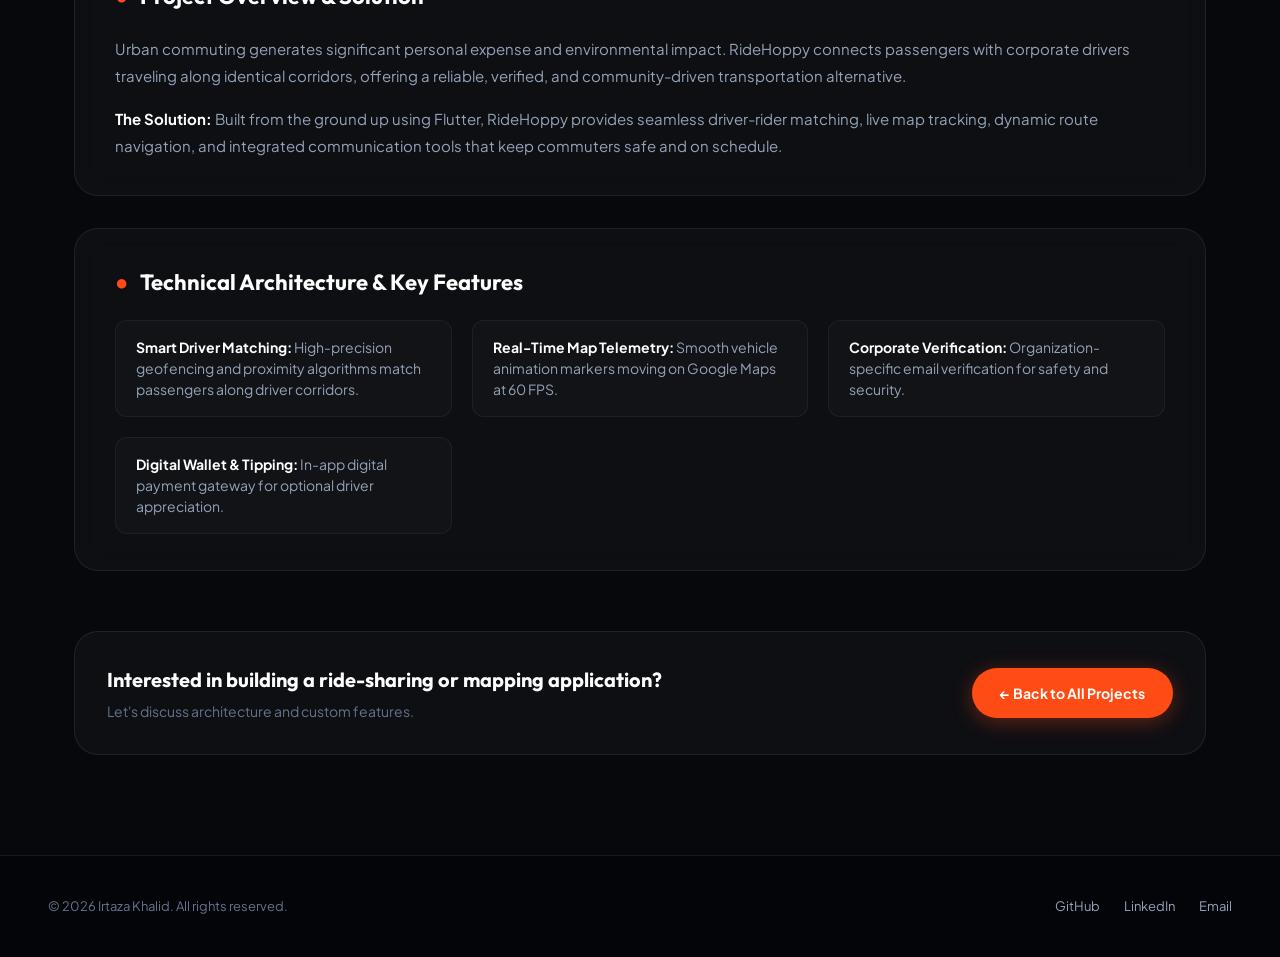
<file: ride-hoppy.html>
<!DOCTYPE html>
<html lang="en">
<head>
  <meta charset="UTF-8">
  <meta name="viewport" content="width=device-width, initial-scale=1.0">
  <title>RideHoppy Case Study — Irtaza Khalid</title>
  <meta name="description" content="Detailed case study of RideHoppy — Corporate ride-sharing ecosystem featuring dual apps, live GPS tracking, and in-app trip messaging.">
  <link rel="stylesheet" href="css/case-study-modern.css">
</head>
<body>

  <!-- Ambient Glows -->
  <div class="case-study-bg-glows">
    <div class="glow-orb top-right"></div>
    <div class="glow-orb mid-left"></div>
    <div class="glow-orb bottom-right"></div>
  </div>

  <!-- Header -->
  <header class="case-header">
    <a href="index.html" class="case-brand-logo">Irtaza Khalid</a>
    <nav class="case-nav" id="case-nav">
      <a href="index.html#hero">Home</a>
      <a href="index.html#studio">About</a>
      <a href="index.html#projects" class="active">Projects</a>
      <a href="index.html#contact" class="case-btn-contact">Get in touch &rarr;</a>
    </nav>
    <button class="case-menu-toggle" id="case-menu-toggle" aria-label="Toggle navigation menu" aria-expanded="false">
      <span></span>
      <span></span>
      <span></span>
    </button>
  </header>

  <!-- Main Container -->
  <main class="case-container">
    
    <!-- Back Link -->
    <div class="case-back-bar">
      <a href="index.html#projects" class="case-back-link">&larr; Back to All Projects</a>
    </div>

    <!-- Hero Title -->
    <div class="case-hero">
      <div class="case-badge-pill">Ride-Sharing Suite &bull; App Store Published</div>
      <div class="case-brand-header-flex">
        <div class="case-project-logo-emoji">🚗</div>
        <div>
          <h1 class="case-main-title">RideHoppy — Ride-Sharing Dual App Suite</h1>
        </div>
      </div>
      <p class="case-subtitle">
        A complete two-sided ride-sharing ecosystem comprising separate Rider and Driver applications. Built with Flutter, real-time Google Maps telemetry, in-app messaging, digital wallet, and instant ride requests.
      </p>
    </div>

    <!-- Meta & Store Links Bar -->
    <div class="case-meta-bar">
      <div class="meta-tags-group">
        <span class="case-tag">Flutter &amp; Dart</span>
        <span class="case-tag">Google Maps API</span>
        <span class="case-tag">Firebase RTDB</span>
        <span class="case-tag">Digital Wallet</span>
        <span class="case-tag">In-App Chat</span>
        <span class="case-tag">Live Driver GPS</span>
      </div>

      <div class="case-store-links">
        <a href="https://apps.apple.com/us/app/ridehoppy-customer/id6749684430" target="_blank" rel="noopener" class="case-store-btn">
          <span>App Store (Customer)</span>
        </a>
        <a href="https://apps.apple.com/us/app/ridehoppy-driver/id6749767858" target="_blank" rel="noopener" class="case-store-btn">
          <span>App Store (Driver)</span>
        </a>
      </div>
    </div>

    <!-- Interactive Titanium Phone Mockup Showcase -->
    <div class="case-mockup-showcase">
      <div class="showcase-header">
        <h2 class="showcase-title">Interactive App Screens</h2>
        <p class="showcase-subtitle">Flip through the complete Rider &amp; Driver onboarding, live tracking, and trip completion interfaces</p>
      </div>

      <div class="interactive-phone-container">
        <button class="nav-arrow-btn prev-btn" aria-label="Previous Screen">&lsaquo;</button>

        <div class="titanium-phone">
          <div class="phone-dynamic-island"></div>
          <div class="phone-viewport">
            <img src="assets/irtaza_images/rh_1.png" class="active" alt="RideHoppy Screen 1">
            <img src="assets/irtaza_images/rh_2.png" alt="RideHoppy Screen 2">
            <img src="assets/irtaza_images/rh_3.png" alt="RideHoppy Screen 3">
            <img src="assets/irtaza_images/rh_4.png" alt="RideHoppy Screen 4">
          </div>
        </div>

        <button class="nav-arrow-btn next-btn" aria-label="Next Screen">&rsaquo;</button>
      </div>

      <div class="phone-indicator-bar">
        <span class="phone-counter-text"><span class="current-idx">1</span> / 4</span>
      </div>
    </div>

    <!-- Case Study Content Sections -->
    <div class="case-content-grid">
      
      <!-- Section 1: Overview & Problem -->
      <div class="case-section-card">
        <h3 class="case-section-heading">
          <span class="heading-icon">&#9679;</span> Project Overview &amp; Solution
        </h3>
        <p class="case-text">
          Urban commuting generates significant personal expense and environmental impact. RideHoppy connects passengers with corporate drivers traveling along identical corridors, offering a reliable, verified, and community-driven transportation alternative.
        </p>
        <p class="case-text">
          <strong>The Solution:</strong> Built from the ground up using Flutter, RideHoppy provides seamless driver-rider matching, live map tracking, dynamic route navigation, and integrated communication tools that keep commuters safe and on schedule.
        </p>
      </div>

      <!-- Section 2: Technical Highlights -->
      <div class="case-section-card">
        <h3 class="case-section-heading">
          <span class="heading-icon">&#9679;</span> Technical Architecture &amp; Key Features
        </h3>
        <div class="case-features-grid">
          <div class="case-feature-item">
            <span><strong>Smart Driver Matching:</strong> High-precision geofencing and proximity algorithms match passengers along driver corridors.</span>
          </div>
          <div class="case-feature-item">
            <span><strong>Real-Time Map Telemetry:</strong> Smooth vehicle animation markers moving on Google Maps at 60 FPS.</span>
          </div>
          <div class="case-feature-item">
            <span><strong>Corporate Verification:</strong> Organization-specific email verification for safety and security.</span>
          </div>
          <div class="case-feature-item">
            <span><strong>Digital Wallet &amp; Tipping:</strong> In-app digital payment gateway for optional driver appreciation.</span>
          </div>
        </div>
      </div>

    </div>

    <!-- Bottom Actions -->
    <div class="case-bottom-actions">
      <div>
        <h4 style="font-family: 'Outfit'; font-size: 20px; color: #fff; margin-bottom: 4px;">Interested in building a ride-sharing or mapping application?</h4>
        <p style="font-size: 14px; color: var(--text-muted);">Let's discuss architecture and custom features.</p>
      </div>
      <a href="index.html#projects" class="btn-primary-back">&larr; Back to All Projects</a>
    </div>

  </main>

  <!-- Site Footer -->
  <footer class="case-footer">
    <p class="case-footer-copy">&copy; 2026 Irtaza Khalid. All rights reserved.</p>
    <div class="case-footer-links">
      <a href="https://github.com/Irtaza4" target="_blank" rel="noopener">GitHub</a>
      <a href="https://www.linkedin.com/in/irtaza-khalid-1903a6270/" target="_blank" rel="noopener">LinkedIn</a>
      <a href="mailto:Irtazakhalidll@gmail.com">Email</a>
    </div>
  </footer>

  <!-- Phone Carousel & Mobile Nav Interactive Script -->
  <script>
    const images = document.querySelectorAll('.phone-viewport img');
    const viewport = document.querySelector('.phone-viewport');
    const prevBtn = document.querySelector('.prev-btn');
    const nextBtn = document.querySelector('.next-btn');
    const counter = document.querySelector('.current-idx');
    let current = 0;

    function showImage(index) {
      images[current].classList.remove('active');
      current = (index + images.length) % images.length;
      images[current].classList.add('active');
      if (counter) counter.textContent = current + 1;
    }

    if (prevBtn) prevBtn.addEventListener('click', () => showImage(current - 1));
    if (nextBtn) nextBtn.addEventListener('click', () => showImage(current + 1));

    // Touch swipe support on phone viewport
    if (viewport) {
      let touchStartX = 0;
      viewport.addEventListener('touchstart', (e) => {
        touchStartX = e.changedTouches[0].screenX;
      }, { passive: true });
      viewport.addEventListener('touchend', (e) => {
        const diff = touchStartX - e.changedTouches[0].screenX;
        if (Math.abs(diff) > 35) {
          showImage(diff > 0 ? current + 1 : current - 1);
        }
      }, { passive: true });
    }

    // Mobile header menu toggle
    const menuToggle = document.getElementById('case-menu-toggle');
    const caseNav = document.getElementById('case-nav');
    if (menuToggle && caseNav) {
      menuToggle.addEventListener('click', (e) => {
        e.stopPropagation();
        const isOpen = caseNav.classList.toggle('is-open');
        menuToggle.classList.toggle('is-open', isOpen);
        menuToggle.setAttribute('aria-expanded', String(isOpen));
      });
      document.addEventListener('click', (e) => {
        if (!caseNav.contains(e.target) && !menuToggle.contains(e.target)) {
          caseNav.classList.remove('is-open');
          menuToggle.classList.remove('is-open');
          menuToggle.setAttribute('aria-expanded', 'false');
        }
      });
    }
  </script>
</body>
</html>
</file>
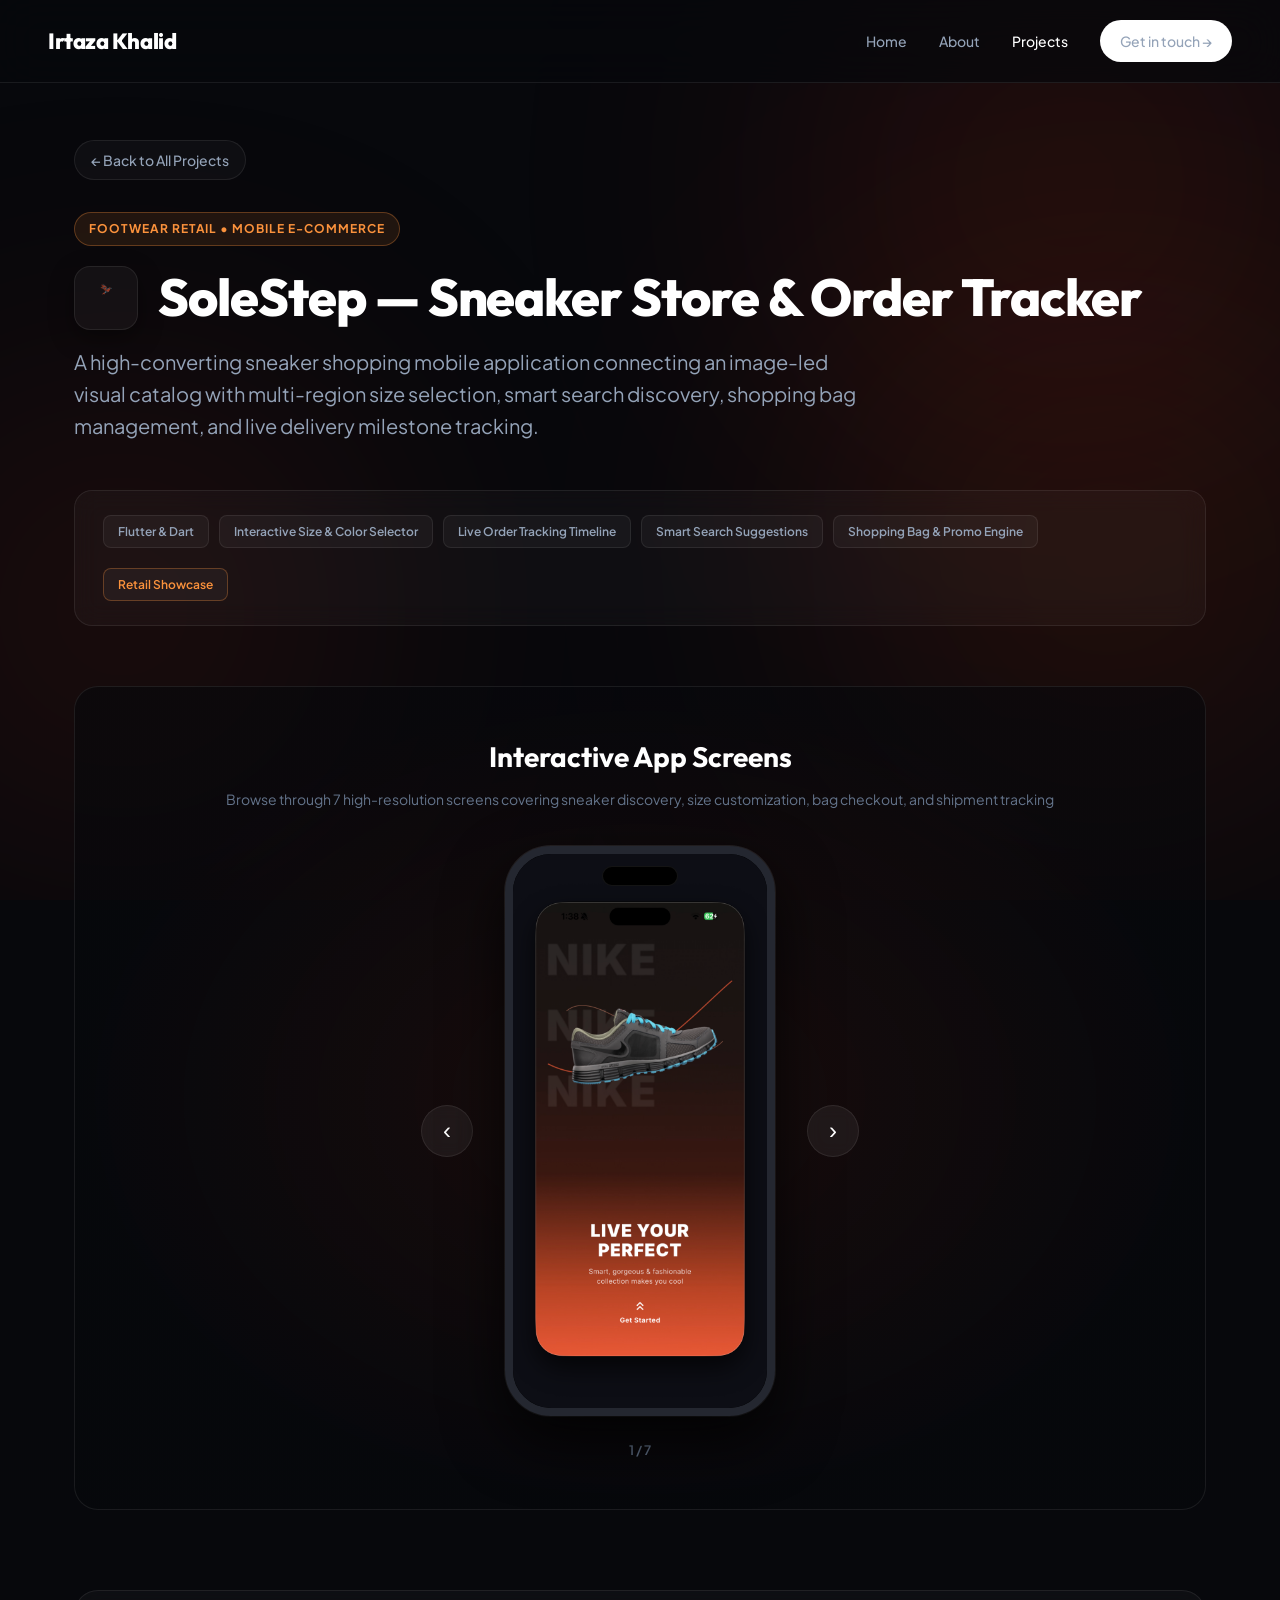
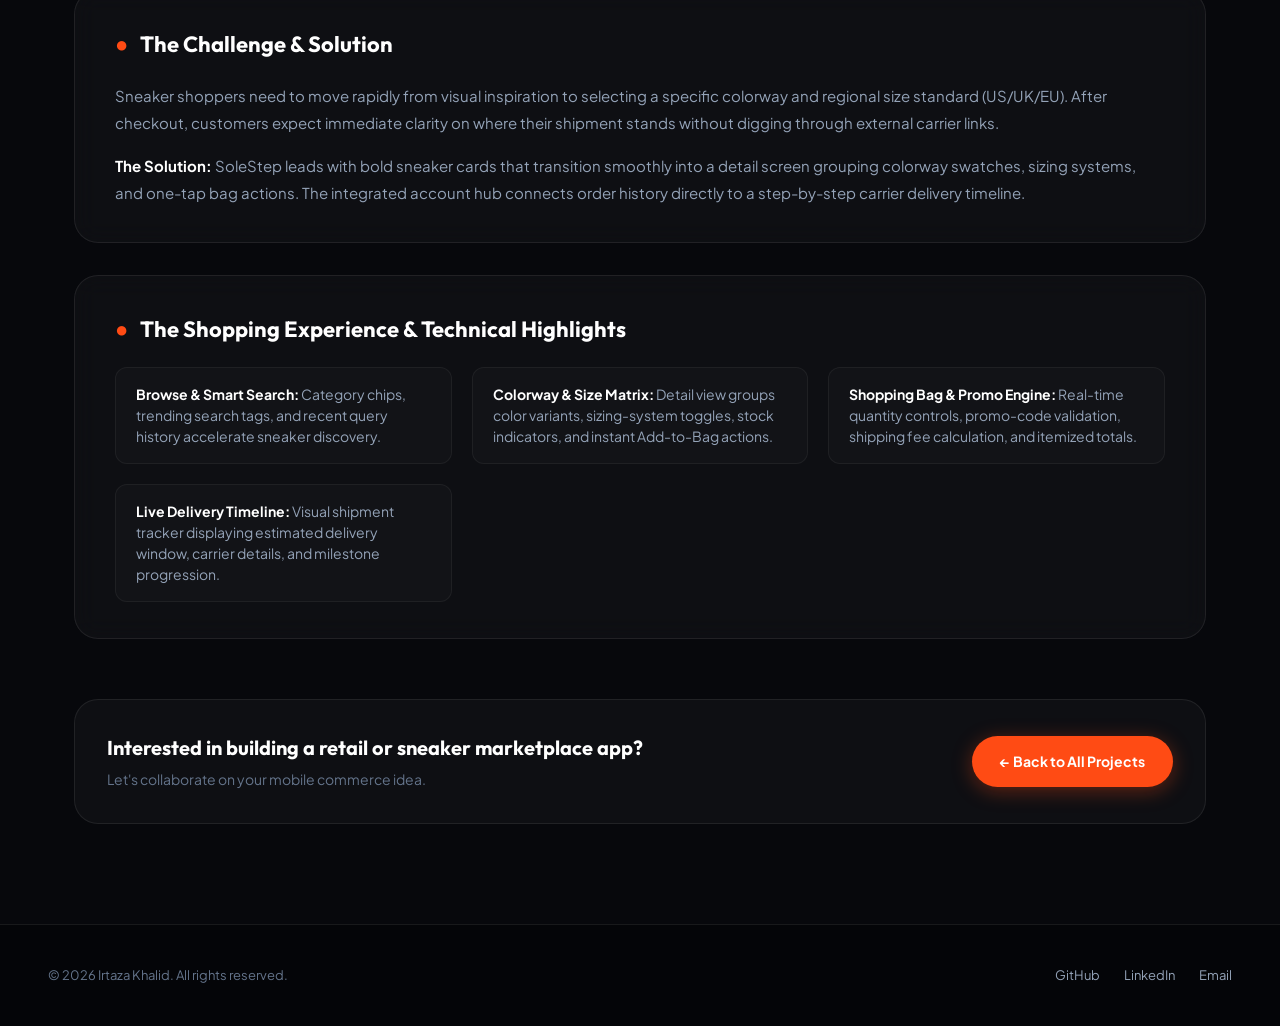
<file: shoe-store.html>
<!DOCTYPE html>
<html lang="en">
<head>
  <meta charset="UTF-8">
  <meta name="viewport" content="width=device-width, initial-scale=1.0">
  <title>SoleStep Case Study — Irtaza Khalid</title>
  <meta name="description" content="Detailed case study of SoleStep — Sneaker shopping mobile app connecting a visual catalog with size selection, shopping bag, and real-time order delivery tracking.">
  <link rel="stylesheet" href="css/case-study-modern.css">
</head>
<body>

  <!-- Ambient Glows -->
  <div class="case-study-bg-glows">
    <div class="glow-orb top-right"></div>
    <div class="glow-orb mid-left"></div>
    <div class="glow-orb bottom-right"></div>
  </div>

  <!-- Header -->
  <header class="case-header">
    <a href="index.html" class="case-brand-logo">Irtaza Khalid</a>
    <nav class="case-nav" id="case-nav">
      <a href="index.html#hero">Home</a>
      <a href="index.html#studio">About</a>
      <a href="index.html#projects" class="active">Projects</a>
      <a href="index.html#contact" class="case-btn-contact">Get in touch &rarr;</a>
    </nav>
    <button class="case-menu-toggle" id="case-menu-toggle" aria-label="Toggle navigation menu" aria-expanded="false">
      <span></span>
      <span></span>
      <span></span>
    </button>
  </header>

  <!-- Main Container -->
  <main class="case-container">
    
    <!-- Back Link -->
    <div class="case-back-bar">
      <a href="index.html#projects" class="case-back-link">&larr; Back to All Projects</a>
    </div>

    <!-- Hero Title -->
    <div class="case-hero">
      <div class="case-badge-pill" style="color: #fb923c; border-color: rgba(251, 146, 60, 0.3); background: rgba(251, 146, 60, 0.1);">
        Footwear Retail &bull; Mobile E-Commerce
      </div>
      <div class="case-brand-header-flex">
        <img src="assets/irtaza_images/shoe-store/logo.png" alt="SoleStep Logo" class="case-project-logo" style="object-fit: contain; background: rgba(255,255,255,0.04); padding: 8px;">
        <div>
          <h1 class="case-main-title">SoleStep — Sneaker Store &amp; Order Tracker</h1>
        </div>
      </div>
      <p class="case-subtitle">
        A high-converting sneaker shopping mobile application connecting an image-led visual catalog with multi-region size selection, smart search discovery, shopping bag management, and live delivery milestone tracking.
      </p>
    </div>

    <!-- Meta Bar -->
    <div class="case-meta-bar">
      <div class="meta-tags-group">
        <span class="case-tag">Flutter &amp; Dart</span>
        <span class="case-tag">Interactive Size &amp; Color Selector</span>
        <span class="case-tag">Live Order Tracking Timeline</span>
        <span class="case-tag">Smart Search Suggestions</span>
        <span class="case-tag">Shopping Bag &amp; Promo Engine</span>
      </div>

      <div class="case-store-links">
        <span class="case-tag" style="color: #fb923c; border-color: rgba(251, 146, 60, 0.3);">Retail Showcase</span>
      </div>
    </div>

    <!-- Interactive Titanium Phone Mockup Showcase -->
    <div class="case-mockup-showcase">
      <div class="showcase-header">
        <h2 class="showcase-title">Interactive App Screens</h2>
        <p class="showcase-subtitle">Browse through 7 high-resolution screens covering sneaker discovery, size customization, bag checkout, and shipment tracking</p>
      </div>

      <div class="interactive-phone-container">
        <button class="nav-arrow-btn prev-btn" aria-label="Previous Screen">&lsaquo;</button>

        <div class="titanium-phone">
          <div class="phone-dynamic-island"></div>
          <div class="phone-viewport">
            <img src="assets/irtaza_images/shoe-store/1.png" class="active" alt="SoleStep: Welcome Onboarding">
            <img src="assets/irtaza_images/shoe-store/2.png" alt="SoleStep: Home Sneaker Catalog">
            <img src="assets/irtaza_images/shoe-store/3.png" alt="SoleStep: Product Details & Size Selector">
            <img src="assets/irtaza_images/shoe-store/4.png" alt="SoleStep: Search and Discovery">
            <img src="assets/irtaza_images/shoe-store/5.png" alt="SoleStep: Shopping Bag & Promo">
            <img src="assets/irtaza_images/shoe-store/6.png" alt="SoleStep: Account and Order History">
            <img src="assets/irtaza_images/shoe-store/7.png" alt="SoleStep: Live Order Tracking Timeline">
          </div>
        </div>

        <button class="nav-arrow-btn next-btn" aria-label="Next Screen">&rsaquo;</button>
      </div>

      <div class="phone-indicator-bar">
        <span class="phone-counter-text"><span class="current-idx">1</span> / 7</span>
      </div>
    </div>

    <!-- Case Study Content Sections -->
    <div class="case-content-grid">
      
      <!-- Section 1: Challenge & Solution -->
      <div class="case-section-card">
        <h3 class="case-section-heading">
          <span class="heading-icon">&#9679;</span> The Challenge &amp; Solution
        </h3>
        <p class="case-text">
          Sneaker shoppers need to move rapidly from visual inspiration to selecting a specific colorway and regional size standard (US/UK/EU). After checkout, customers expect immediate clarity on where their shipment stands without digging through external carrier links.
        </p>
        <p class="case-text">
          <strong>The Solution:</strong> SoleStep leads with bold sneaker cards that transition smoothly into a detail screen grouping colorway swatches, sizing systems, and one-tap bag actions. The integrated account hub connects order history directly to a step-by-step carrier delivery timeline.
        </p>
      </div>

      <!-- Section 2: Key Capabilities -->
      <div class="case-section-card">
        <h3 class="case-section-heading">
          <span class="heading-icon">&#9679;</span> The Shopping Experience &amp; Technical Highlights
        </h3>
        <div class="case-features-grid">
          <div class="case-feature-item">
            <span><strong>Browse &amp; Smart Search:</strong> Category chips, trending search tags, and recent query history accelerate sneaker discovery.</span>
          </div>
          <div class="case-feature-item">
            <span><strong>Colorway &amp; Size Matrix:</strong> Detail view groups color variants, sizing-system toggles, stock indicators, and instant Add-to-Bag actions.</span>
          </div>
          <div class="case-feature-item">
            <span><strong>Shopping Bag &amp; Promo Engine:</strong> Real-time quantity controls, promo-code validation, shipping fee calculation, and itemized totals.</span>
          </div>
          <div class="case-feature-item">
            <span><strong>Live Delivery Timeline:</strong> Visual shipment tracker displaying estimated delivery window, carrier details, and milestone progression.</span>
          </div>
        </div>
      </div>

    </div>

    <!-- Bottom Actions -->
    <div class="case-bottom-actions">
      <div>
        <h4 style="font-family: 'Outfit'; font-size: 20px; color: #fff; margin-bottom: 4px;">Interested in building a retail or sneaker marketplace app?</h4>
        <p style="font-size: 14px; color: var(--text-muted);">Let's collaborate on your mobile commerce idea.</p>
      </div>
      <a href="index.html#projects" class="btn-primary-back">&larr; Back to All Projects</a>
    </div>

  </main>

  <!-- Site Footer -->
  <footer class="case-footer">
    <p class="case-footer-copy">&copy; 2026 Irtaza Khalid. All rights reserved.</p>
    <div class="case-footer-links">
      <a href="https://github.com/Irtaza4" target="_blank" rel="noopener">GitHub</a>
      <a href="https://www.linkedin.com/in/irtaza-khalid-1903a6270/" target="_blank" rel="noopener">LinkedIn</a>
      <a href="mailto:Irtazakhalidll@gmail.com">Email</a>
    </div>
  </footer>

  <!-- Phone Carousel & Mobile Nav Interactive Script -->
  <script>
    const images = document.querySelectorAll('.phone-viewport img');
    const viewport = document.querySelector('.phone-viewport');
    const prevBtn = document.querySelector('.prev-btn');
    const nextBtn = document.querySelector('.next-btn');
    const counter = document.querySelector('.current-idx');
    let current = 0;

    function showImage(index) {
      images[current].classList.remove('active');
      current = (index + images.length) % images.length;
      images[current].classList.add('active');
      if (counter) counter.textContent = current + 1;
    }

    if (prevBtn) prevBtn.addEventListener('click', () => showImage(current - 1));
    if (nextBtn) nextBtn.addEventListener('click', () => showImage(current + 1));

    // Touch swipe support on phone viewport
    if (viewport) {
      let touchStartX = 0;
      viewport.addEventListener('touchstart', (e) => {
        touchStartX = e.changedTouches[0].screenX;
      }, { passive: true });
      viewport.addEventListener('touchend', (e) => {
        const diff = touchStartX - e.changedTouches[0].screenX;
        if (Math.abs(diff) > 35) {
          showImage(diff > 0 ? current + 1 : current - 1);
        }
      }, { passive: true });
    }

    // Mobile header menu toggle
    const menuToggle = document.getElementById('case-menu-toggle');
    const caseNav = document.getElementById('case-nav');
    if (menuToggle && caseNav) {
      menuToggle.addEventListener('click', (e) => {
        e.stopPropagation();
        const isOpen = caseNav.classList.toggle('is-open');
        menuToggle.classList.toggle('is-open', isOpen);
        menuToggle.setAttribute('aria-expanded', String(isOpen));
      });
      document.addEventListener('click', (e) => {
        if (!caseNav.contains(e.target) && !menuToggle.contains(e.target)) {
          caseNav.classList.remove('is-open');
          menuToggle.classList.remove('is-open');
          menuToggle.setAttribute('aria-expanded', 'false');
        }
      });
    }
  </script>
</body>
</html>
</file>
<file: style.css>
/* --- CSS Reset & Base Variables --- */
:root {
  --font-display: 'Outfit', -apple-system, BlinkMacSystemFont, sans-serif;
  --font-body: 'Plus Jakarta Sans', -apple-system, BlinkMacSystemFont, sans-serif;
  
  --color-bg: #000000;
  --color-surface: rgba(18, 18, 20, 0.65);
  --color-surface-hover: rgba(28, 28, 32, 0.85);
  
  --color-accent: #ff5419;
  --color-accent-hover: #ff6833;
  --color-accent-glow: rgba(255, 84, 25, 0.28);
  
  --color-text-main: #ffffff;
  --color-text-muted: rgba(255, 255, 255, 0.68);
  --color-text-dim: rgba(255, 255, 255, 0.42);
  
  --border-glass: rgba(255, 255, 255, 0.08);
  --border-glass-bright: rgba(255, 255, 255, 0.16);
  --glass-blur: blur(20px);
}

*, *::before, *::after {
  margin: 0;
  padding: 0;
  box-sizing: border-box;
}

html {
  scroll-behavior: smooth;
  background-color: var(--color-bg);
  color: var(--color-text-main);
  font-family: var(--font-body);
  overflow-x: hidden;
}

body {
  background-color: var(--color-bg);
  min-height: 100vh;
  position: relative;
  overflow-x: hidden;
  -webkit-font-smoothing: antialiased;
  -moz-osx-font-smoothing: grayscale;
}

/* --- Fixed Canvas 3D Animation Background --- */
#canvas-container {
  position: fixed;
  top: 0;
  left: 0;
  width: 100vw;
  height: 100vh;
  height: 100dvh;
  z-index: 1;
  pointer-events: none;
  overflow: hidden;
}

#animation-canvas {
  width: 100vw;
  height: 100vh;
  height: 100dvh;
  display: block;
}

/* Subtle atmosphere & contrast overlay to ensure content readability */
#canvas-container::after {
  content: '';
  position: absolute;
  inset: 0;
  background: radial-gradient(circle at 50% 30%, transparent 40%, rgba(0, 0, 0, 0.55) 100%),
              linear-gradient(180deg, rgba(0, 0, 0, 0.35) 0%, transparent 30%, rgba(0, 0, 0, 0.75) 100%);
  pointer-events: none;
}

/* Minimalist Preloader */
.loader-overlay {
  position: fixed;
  inset: 0;
  background-color: #000000;
  display: flex;
  flex-direction: column;
  align-items: center;
  justify-content: center;
  gap: 16px;
  z-index: 9999;
  pointer-events: auto;
  transition: opacity 0.5s cubic-bezier(0.16, 1, 0.3, 1), visibility 0.5s;
}

.loader-overlay.hidden {
  opacity: 0;
  visibility: hidden;
  pointer-events: none;
}

.loader-spinner {
  width: 38px;
  height: 38px;
  border: 2.5px solid rgba(255, 255, 255, 0.12);
  border-top-color: var(--color-accent);
  border-radius: 50%;
  animation: spin 0.8s linear infinite;
}

.loader-text {
  font-size: 13px;
  letter-spacing: 0.05em;
  color: var(--color-text-muted);
  font-variant-numeric: tabular-nums;
}

@keyframes spin {
  to { transform: rotate(360deg); }
}

/* --- Foreground Interactive Content Layer --- */
#page-content {
  position: relative;
  z-index: 2;
  width: 100%;
  pointer-events: auto;
}

/* --- Header & Navbar --- */
.navbar {
  position: fixed;
  top: 0;
  left: 0;
  width: 100%;
  padding: 24px 0;
  z-index: 100;
  transition: all 0.3s ease;
  backdrop-filter: blur(14px);
  -webkit-backdrop-filter: blur(14px);
  background: rgba(0, 0, 0, 0.4);
  border-bottom: 1px solid rgba(255, 255, 255, 0.05);
}

.nav-container {
  max-width: 1320px;
  margin: 0 auto;
  padding: 0 32px;
  display: flex;
  align-items: center;
  justify-content: space-between;
}

.brand-logo {
  font-family: var(--font-display);
  font-size: 22px;
  font-weight: 700;
  color: #ffffff;
  text-decoration: none;
  letter-spacing: -0.02em;
  transition: opacity 0.2s ease;
}

.brand-logo:hover {
  opacity: 0.85;
}

.nav-links {
  display: flex;
  align-items: center;
  gap: 36px;
}

.nav-link {
  font-size: 14px;
  font-weight: 500;
  color: var(--color-text-muted);
  text-decoration: none;
  transition: color 0.2s ease;
}

.nav-link:hover, .nav-link.active {
  color: #ffffff;
}

.btn-pill-nav {
  display: inline-flex;
  align-items: center;
  gap: 12px;
  background-color: #ffffff;
  color: #000000;
  padding: 6px 6px 6px 18px;
  border-radius: 999px;
  font-size: 13.5px;
  font-weight: 600;
  text-decoration: none;
  transition: transform 0.2s ease, box-shadow 0.2s ease;
}

.btn-pill-nav:hover {
  transform: translateY(-1px);
  box-shadow: 0 4px 16px rgba(255, 255, 255, 0.15);
}

.btn-pill-nav .icon-circle {
  width: 28px;
  height: 28px;
  background-color: var(--color-accent);
  color: #ffffff;
  border-radius: 50%;
  display: flex;
  align-items: center;
  justify-content: center;
  transition: transform 0.2s ease;
}

.btn-pill-nav:hover .icon-circle {
  transform: rotate(-45deg);
}

.nav-actions {
  display: flex;
  align-items: center;
  gap: 12px;
}

.mobile-menu-toggle {
  display: none;
  width: 42px;
  height: 42px;
  border-radius: 50%;
  background: rgba(255, 255, 255, 0.08);
  border: 1px solid rgba(255, 255, 255, 0.16);
  align-items: center;
  justify-content: center;
  flex-direction: column;
  gap: 5px;
  cursor: pointer;
  padding: 0;
  transition: background 0.2s ease, border-color 0.2s ease;
}

.mobile-menu-toggle:hover {
  background: rgba(255, 255, 255, 0.14);
  border-color: rgba(255, 84, 25, 0.5);
}

.hamburger-bar {
  width: 18px;
  height: 2px;
  background-color: #ffffff;
  border-radius: 2px;
  transition: transform 0.25s ease, opacity 0.25s ease;
}

.mobile-menu-toggle.is-open .hamburger-bar:nth-child(1) {
  transform: translateY(7px) rotate(45deg);
}

.mobile-menu-toggle.is-open .hamburger-bar:nth-child(2) {
  opacity: 0;
}

.mobile-menu-toggle.is-open .hamburger-bar:nth-child(3) {
  transform: translateY(-7px) rotate(-45deg);
}

/* --- Hero Section --- */
.hero-section {
  min-height: 120vh;
  padding: 160px 32px 60px 32px;
  display: flex;
  flex-direction: column;
  justify-content: space-between;
  max-width: 1320px;
  margin: 0 auto;
}

.hero-container {
  width: 100%;
  display: flex;
  flex-direction: column;
  justify-content: space-between;
  min-height: calc(100vh - 180px);
}

.hero-top-row {
  display: flex;
  justify-content: space-between;
  align-items: flex-start;
  gap: 40px;
  margin-top: 20px;
}

.hero-greeting {
  font-size: 18px;
  font-weight: 500;
  color: rgba(255, 255, 255, 0.85);
  margin-bottom: 12px;
  letter-spacing: -0.01em;
}

.hero-main-title {
  font-family: var(--font-display);
  font-size: clamp(52px, 8vw, 96px);
  font-weight: 800;
  line-height: 0.95;
  color: #ffffff;
  letter-spacing: -0.03em;
  text-shadow: 0 10px 40px rgba(0, 0, 0, 0.5);
}

.hero-quote-block {
  max-width: 360px;
  text-align: left;
  padding-top: 18px;
}

.hero-quote-title {
  font-family: var(--font-display);
  font-size: 22px;
  font-weight: 600;
  line-height: 1.3;
  color: #ffffff;
  margin-bottom: 12px;
  letter-spacing: -0.02em;
}

.hero-quote-desc {
  font-size: 14.5px;
  line-height: 1.55;
  color: var(--color-text-muted);
}

/* 4 Hero Pillars Row */
.hero-pillars-row {
  display: grid;
  grid-template-columns: repeat(4, 1fr);
  gap: 24px;
  padding-top: 80px;
  padding-bottom: 30px;
}

.pillar-item {
  display: flex;
  flex-direction: column;
  gap: 6px;
}

.pillar-num {
  font-size: 13.5px;
  font-weight: 700;
  color: var(--color-accent);
  letter-spacing: 0.04em;
}

.pillar-title {
  font-size: 14.5px;
  font-weight: 500;
  color: rgba(255, 255, 255, 0.9);
}

/* --- Trusted Brands Bar --- */
.brands-section {
  width: 100%;
  max-width: 1320px;
  margin: 0 auto 100px auto;
  padding: 0 32px;
}

.brands-container {
  background: transparent !important;
  backdrop-filter: none !important;
  -webkit-backdrop-filter: none !important;
  border: 1px solid rgba(255, 255, 255, 0.12);
  border-radius: 20px;
  padding: 22px 36px;
  display: flex;
  align-items: center;
  justify-content: space-between;
  flex-wrap: wrap;
  gap: 24px;
}

.brands-label {
  font-size: 13.5px;
  font-weight: 600;
  color: var(--color-text-dim);
  letter-spacing: -0.01em;
}

.brands-logos {
  display: flex;
  align-items: center;
  gap: 28px;
  flex-wrap: wrap;
}

.brand-item {
  display: flex;
  align-items: center;
  gap: 12px;
  color: var(--color-text-muted);
  font-family: var(--font-display);
  font-weight: 600;
  font-size: 15px;
  transition: opacity 0.2s ease, transform 0.2s ease;
}

.brand-item:hover {
  opacity: 1;
  color: #ffffff;
  transform: translateY(-1px);
}

.brand-real-logo {
  width: 26px;
  height: 26px;
  object-fit: contain;
  border-radius: 6px;
  flex-shrink: 0;
  border: 1px solid rgba(255, 255, 255, 0.12);
  background: transparent;
}

.brand-icon {
  width: 18px;
  height: 18px;
  opacity: 0.9;
}

/* --- Behind The Designs (About) Section --- */
.about-section {
  width: 100%;
  max-width: 1320px;
  margin: 0 auto;
  padding: 80px 32px 140px 32px;
}

.section-container {
  width: 100%;
}

.about-header-grid {
  display: grid;
  grid-template-columns: 1.1fr 0.9fr;
  gap: 60px;
  align-items: flex-start;
  margin-bottom: 70px;
}

.section-tag {
  display: inline-block;
  color: var(--color-accent);
  font-size: 15px;
  font-weight: 700;
  margin-bottom: 16px;
  letter-spacing: -0.01em;
}

.about-main-title {
  font-family: var(--font-display);
  font-size: clamp(36px, 4.5vw, 56px);
  font-weight: 800;
  line-height: 1.1;
  letter-spacing: -0.03em;
  color: #ffffff;
}

.about-right-col {
  display: flex;
  flex-direction: column;
  gap: 32px;
  padding-top: 10px;
}

.about-description {
  font-size: 18px;
  line-height: 1.6;
  color: var(--color-text-muted);
}

.about-cta-box {
  display: flex;
  align-items: center;
  justify-content: space-between;
  background: rgba(18, 18, 20, 0.65);
  backdrop-filter: blur(20px);
  -webkit-backdrop-filter: blur(20px);
  border: 1px solid var(--border-glass);
  padding: 20px 24px;
  border-radius: 20px;
  gap: 20px;
}

.cta-text {
  display: flex;
  flex-direction: column;
  font-size: 14px;
  font-weight: 600;
  color: #ffffff;
  line-height: 1.35;
}

.cta-text .sub {
  color: var(--color-text-muted);
  font-weight: 400;
}

.btn-orange-pill {
  display: inline-flex;
  align-items: center;
  gap: 12px;
  background: linear-gradient(135deg, #ff5e20, #ff4310);
  color: #ffffff;
  padding: 8px 8px 8px 20px;
  border-radius: 999px;
  font-size: 14px;
  font-weight: 600;
  text-decoration: none;
  box-shadow: 0 4px 20px var(--color-accent-glow);
  transition: transform 0.2s ease, box-shadow 0.2s ease;
  white-space: nowrap;
}

.btn-orange-pill:hover {
  transform: translateY(-2px);
  box-shadow: 0 8px 25px rgba(255, 84, 25, 0.45);
}

.btn-orange-pill .icon-circle-white {
  width: 28px;
  height: 28px;
  background-color: #ffffff;
  color: var(--color-accent);
  border-radius: 50%;
  display: flex;
  align-items: center;
  justify-content: center;
  transition: transform 0.2s ease;
}

.btn-orange-pill:hover .icon-circle-white {
  transform: rotate(-45deg);
}

/* --- 3 Gallery Cards Grid --- */
.gallery-grid {
  display: grid;
  grid-template-columns: repeat(3, 1fr);
  gap: 28px;
}

.gallery-card {
  background: transparent !important;
  border: 1px solid rgba(255, 255, 255, 0.12);
  border-radius: 28px;
  overflow: hidden;
  backdrop-filter: none !important;
  -webkit-backdrop-filter: none !important;
  transition: transform 0.4s cubic-bezier(0.16, 1, 0.3, 1), border-color 0.4s ease, box-shadow 0.4s ease, background 0.3s ease;
  cursor: pointer;
  display: flex;
  flex-direction: column;
}

.gallery-card:hover {
  transform: translateY(-8px);
  background: rgba(255, 255, 255, 0.03) !important;
  border-color: rgba(255, 84, 25, 0.45);
  box-shadow: 0 20px 50px rgba(0, 0, 0, 0.4);
}

/* Card Brand / Logo Showcase Area */
.card-brand-showcase {
  position: relative;
  width: 100%;
  height: 240px;
  display: flex;
  justify-content: center;
  align-items: center;
  background: transparent !important;
  backdrop-filter: none !important;
  -webkit-backdrop-filter: none !important;
  overflow: hidden;
  border-bottom: 1px solid rgba(255, 255, 255, 0.08);
}

.card-logo-badge-box {
  width: 110px;
  height: 110px;
  border-radius: 26px;
  background: rgba(255, 255, 255, 0.04);
  border: 1.5px solid rgba(255, 255, 255, 0.18);
  box-shadow: 0 10px 25px rgba(0, 0, 0, 0.3);
  display: flex;
  align-items: center;
  justify-content: center;
  padding: 16px;
  backdrop-filter: none !important;
  -webkit-backdrop-filter: none !important;
  transition: transform 0.4s cubic-bezier(0.16, 1, 0.3, 1), box-shadow 0.4s ease, border-color 0.4s ease;
  position: relative;
  z-index: 2;
}

.gallery-card:hover .card-logo-badge-box {
  transform: scale(1.08) translateY(-4px);
  border-color: rgba(255, 75, 20, 0.5);
  box-shadow: 0 15px 35px rgba(0, 0, 0, 0.5), 0 0 25px rgba(255, 75, 20, 0.3);
}

.card-main-project-logo {
  width: 100%;
  height: 100%;
  object-fit: contain;
  border-radius: 14px;
}

.card-logo-emoji {
  font-size: 54px;
  line-height: 1;
}

.card-ambient-glow {
  display: none !important;
}

.card-details {
  padding: 24px;
  display: flex;
  flex-direction: column;
  gap: 6px;
}

.card-meta-head {
  display: flex;
  align-items: center;
  gap: 8px;
  margin-bottom: 4px;
}

.card-mini-logo {
  width: 20px;
  height: 20px;
  object-fit: contain;
  border-radius: 5px;
  border: 1px solid rgba(255, 255, 255, 0.15);
}

.card-tag-emoji {
  font-size: 15px;
  line-height: 1;
}

.card-category {
  font-size: 11.5px;
  font-weight: 700;
  text-transform: uppercase;
  letter-spacing: 0.06em;
  color: var(--color-accent);
}

.card-title {
  font-family: var(--font-display);
  font-size: 19px;
  font-weight: 700;
  color: #ffffff;
  letter-spacing: -0.01em;
}

.card-summary {
  font-size: 13.5px;
  line-height: 1.5;
  color: var(--color-text-muted);
  margin-top: 4px;
}

.card-store-badges {
  display: flex;
  align-items: center;
  gap: 8px;
  flex-wrap: wrap;
  margin-top: 14px;
  padding-top: 14px;
  border-top: 1px solid rgba(255, 255, 255, 0.08);
}

.store-badge-pill {
  display: inline-flex;
  align-items: center;
  gap: 6px;
  font-size: 11.5px;
  font-weight: 600;
  color: #ffffff;
  background: rgba(255, 255, 255, 0.08);
  border: 1px solid rgba(255, 255, 255, 0.15);
  padding: 5px 12px;
  border-radius: 999px;
  text-decoration: none;
  transition: all 0.2s ease;
}

.store-badge-pill:hover {
  background: var(--color-accent);
  border-color: var(--color-accent);
  transform: translateY(-1px);
  box-shadow: 0 4px 15px rgba(255, 84, 25, 0.35);
}

/* Portrait frame in studio */
.portrait-cutout-frame {
  background: radial-gradient(circle at 50% 30%, rgba(255, 84, 25, 0.12) 0%, rgba(14, 18, 26, 0.8) 80%);
  border: 1.5px solid rgba(255, 255, 255, 0.25);
  border-radius: 28px;
  box-shadow: 0 25px 60px rgba(0, 0, 0, 0.85), 0 0 40px rgba(255, 84, 25, 0.18);
}

.portrait-cutout-frame img {
  object-fit: cover;
  object-position: top center;
  width: 100%;
  height: 100%;
}

/* --- Shared Glass Pill Tag & Dot Indicators --- */
.glass-pill-tag {
  display: inline-flex;
  align-items: center;
  gap: 8px;
  background: rgba(61, 126, 255, 0.08);
  border: 1px solid rgba(61, 126, 255, 0.28);
  backdrop-filter: blur(16px);
  -webkit-backdrop-filter: blur(16px);
  padding: 6px 14px;
  border-radius: 999px;
  font-size: 11.5px;
  font-weight: 700;
  letter-spacing: 0.08em;
  color: #ffffff;
  margin-bottom: 20px;
}

.dot-indicator {
  width: 7px;
  height: 7px;
  border-radius: 50%;
  display: inline-block;
}

.dot-indicator.blue {
  background-color: #3D7EFF;
  box-shadow: 0 0 10px #3D7EFF;
}

/* --- Section: Workflow Plan --- */
.workflow-section {
  width: 100%;
  max-width: 1320px;
  margin: 0 auto;
  padding: 100px 32px 120px 32px;
}

.workflow-container {
  width: 100%;
}

.workflow-header-grid {
  display: grid;
  grid-template-columns: 1.15fr 0.85fr;
  gap: 60px;
  align-items: flex-start;
  margin-bottom: 60px;
}

.workflow-main-title {
  font-family: var(--font-display);
  font-size: clamp(38px, 4.5vw, 60px);
  font-weight: 800;
  line-height: 1.12;
  color: #ffffff;
  letter-spacing: -0.03em;
}

.italic-serif {
  font-style: italic;
  font-family: Georgia, 'Times New Roman', serif;
  font-weight: 400;
  color: #ffffff;
  padding: 0 2px;
}

.workflow-desc {
  font-size: 16.5px;
  line-height: 1.65;
  color: var(--color-text-muted);
  padding-top: 10px;
}

/* --- Connected Interactive Workflow Flow --- */
.workflow-interactive-flow {
  position: relative;
  width: 100%;
  min-height: 730px;
  margin: 40px 0 60px 0;
}

.workflow-curves-svg {
  position: absolute;
  top: 0;
  left: 0;
  width: 100%;
  height: 100%;
  pointer-events: none;
  z-index: 1;
}

.workflow-mask-line {
  fill: none;
  stroke: #ffffff;
  stroke-width: 32;
  stroke-linecap: round;
}

.workflow-guide-dots {
  fill: none;
  stroke: rgba(255, 255, 255, 0.14);
  stroke-width: 5;
  stroke-linecap: round;
  stroke-dasharray: 0 18;
}

.workflow-active-dots {
  fill: none;
  stroke: #ff5419;
  stroke-width: 6;
  stroke-linecap: round;
  stroke-dasharray: 0 18;
  filter: drop-shadow(0 0 12px rgba(255, 84, 25, 0.95));
}

.workflow-cards-canvas {
  position: relative;
  width: 100%;
  min-height: 700px;
  z-index: 2;
}

/* Individual Workflow Step Card (Transparent Glass) */
.workflow-step-card {
  position: absolute;
  width: 275px;
  padding: 22px 24px 26px 24px;
  border-radius: 26px;
  background: transparent !important;
  border: 1px solid rgba(255, 255, 255, 0.15);
  backdrop-filter: none !important;
  -webkit-backdrop-filter: none !important;
  box-shadow: 0 10px 30px rgba(0, 0, 0, 0.3);
  opacity: 0;
  transform: translateY(30px) scale(0.92);
  pointer-events: none;
  transition: opacity 0.6s cubic-bezier(0.16, 1, 0.3, 1), transform 0.6s cubic-bezier(0.16, 1, 0.3, 1), border-color 0.4s ease, box-shadow 0.4s ease;
}

/* Revealed State as user scrolls */
.workflow-step-card.is-revealed {
  opacity: 1;
  transform: translateY(0) scale(1);
  pointer-events: auto;
}

.workflow-step-card:hover,
.workflow-step-card.is-active {
  border-color: rgba(255, 84, 25, 0.6);
  background: rgba(255, 255, 255, 0.03) !important;
  box-shadow: 0 16px 40px rgba(0, 0, 0, 0.6), 0 0 25px rgba(255, 84, 25, 0.2);
  transform: translateY(-4px) scale(1.02);
}

/* Card Pin / Notch Dot */
.card-notch-dot {
  width: 10px;
  height: 10px;
  border-radius: 50%;
  background: radial-gradient(circle, #ffffff 40%, #888888 100%);
  border: 1px solid rgba(0, 0, 0, 0.6);
  margin: 0 auto 14px auto;
  box-shadow: 0 2px 6px rgba(0, 0, 0, 0.5);
  transition: box-shadow 0.3s ease, background 0.3s ease;
}

.workflow-step-card:hover .card-notch-dot,
.workflow-step-card.is-active .card-notch-dot {
  background: radial-gradient(circle, #ffffff 50%, #ff5419 100%);
  box-shadow: 0 0 10px rgba(255, 84, 25, 0.8);
}

.step-card-num {
  font-family: Georgia, 'Times New Roman', serif;
  font-style: italic;
  font-size: 18px;
  font-weight: 400;
  color: var(--color-accent);
  margin-bottom: 4px;
}

.step-card-title {
  font-family: var(--font-display);
  font-size: 24px;
  font-weight: 800;
  color: #ffffff;
  letter-spacing: -0.02em;
  margin-bottom: 10px;
}

.step-card-desc {
  font-size: 13px;
  line-height: 1.6;
  color: var(--color-text-muted);
}

/* True Zig-Zag Spatial Placements: Left -> Right -> Left -> Right */
.workflow-step-card.step-1 {
  top: 10px;
  left: 3%;
}

.workflow-step-card.step-2 {
  top: 160px;
  right: 3%;
}

.workflow-step-card.step-3 {
  top: 330px;
  left: 5%;
}

.workflow-step-card.step-4 {
  top: 490px;
  right: 5%;
}

/* Responsive for Tablet & Mobile */
@media (max-width: 900px) {
  .workflow-interactive-flow {
    min-height: auto;
  }
  .workflow-curves-svg {
    display: none;
  }
  .workflow-cards-canvas {
    display: grid;
    grid-template-columns: 1fr;
    gap: 20px;
    min-height: auto;
  }
  .workflow-step-card {
    position: relative;
    top: auto !important;
    left: auto !important;
    right: auto !important;
    width: 100%;
    opacity: 1 !important;
    transform: none !important;
    pointer-events: auto !important;
  }
}

.workflow-footer-note {
  display: flex;
  align-items: flex-start;
  gap: 12px;
  color: var(--color-text-muted);
  font-size: 14px;
  line-height: 1.55;
  padding-top: 24px;
  border-top: 1px solid rgba(255, 255, 255, 0.08);
}

.workflow-footer-note .dot-indicator {
  margin-top: 6px;
  flex-shrink: 0;
}

/* --- Section: Color Palette --- */
.palette-section {
  width: 100%;
  max-width: 1320px;
  margin: 0 auto;
  padding: 100px 32px 140px 32px;
}

.palette-container {
  width: 100%;
}

.palette-header {
  max-width: 860px;
  margin-bottom: 70px;
}

.palette-main-title {
  font-family: var(--font-display);
  font-size: clamp(36px, 4.2vw, 56px);
  font-weight: 800;
  line-height: 1.15;
  color: #ffffff;
  letter-spacing: -0.03em;
}

.palette-showcase-hub {
  position: relative;
  width: 100%;
  min-height: 600px;
  display: flex;
  align-items: center;
  justify-content: center;
}

/* Background HUD Leader Lines SVG */
.hud-leader-lines-svg {
  position: absolute;
  top: 0;
  left: 0;
  width: 100%;
  height: 100%;
  pointer-events: none;
  z-index: 1;
  overflow: visible;
}

.hud-leader-line {
  fill: none;
  stroke: #ff5419;
  stroke-width: 2.5;
  stroke-linecap: round;
  stroke-dasharray: 5 6;
  opacity: 0;
  transition: opacity 0.3s ease, filter 0.3s ease;
}

.hud-leader-line.is-active {
  opacity: 1;
  filter: drop-shadow(0 0 10px rgba(255, 84, 25, 0.95));
}

.color-wheel-wrapper {
  position: relative;
  width: 400px;
  height: 400px;
  display: flex;
  align-items: center;
  justify-content: center;
  z-index: 2;
  mix-blend-mode: screen;
  transition: transform 0.1s linear;
}

.wheel-svg {
  width: 100%;
  height: 100%;
  filter: drop-shadow(0 0 20px rgba(255, 84, 25, 0.35));
}

.hud-arc {
  transition: stroke 0.4s ease, stroke-width 0.4s ease, filter 0.4s ease;
}

.hud-arc.is-active {
  stroke-width: 12 !important;
  stroke: #ff5419 !important;
  filter: drop-shadow(0 0 16px rgba(255, 84, 25, 1)) !important;
}

.node-glow {
  transition: r 0.4s cubic-bezier(0.16, 1, 0.3, 1), filter 0.4s ease;
}

.node-glow.is-active {
  r: 7.5 !important;
  filter: drop-shadow(0 0 16px rgba(255, 255, 255, 1)) !important;
}

.node-glow.white {
  filter: drop-shadow(0 0 8px rgba(255, 255, 255, 0.9));
}

.node-glow.orange {
  filter: drop-shadow(0 0 10px #FF5419);
}

.node-glow.red {
  filter: drop-shadow(0 0 10px #FF2D55);
}

.node-glow.amber {
  filter: drop-shadow(0 0 10px #FFA033);
}

/* 4 Floating Color Specification Cards */
.color-spec-card {
  position: absolute;
  width: 290px;
  background: transparent !important;
  border: 1px solid rgba(255, 255, 255, 0.14);
  backdrop-filter: none !important;
  -webkit-backdrop-filter: none !important;
  border-radius: 18px;
  padding: 18px 20px;
  z-index: 3;
  transition: transform 0.4s cubic-bezier(0.16, 1, 0.3, 1), border-color 0.4s ease, box-shadow 0.4s ease, background 0.4s ease;
  box-shadow: 0 10px 25px rgba(0, 0, 0, 0.3);
}

.color-spec-card:hover,
.color-spec-card.is-active {
  transform: translateY(-6px) scale(1.02);
  background: rgba(255, 255, 255, 0.04) !important;
  border-color: rgba(255, 84, 25, 0.6);
  box-shadow: 0 20px 45px rgba(0, 0, 0, 0.6), 0 0 25px rgba(255, 84, 25, 0.25);
}

.color-spec-card:hover .data-pct,
.color-spec-card.is-active .data-pct {
  color: #ff5419;
  font-weight: 700;
  text-shadow: 0 0 8px rgba(255, 84, 25, 0.6);
}

.card-top-right {
  top: 10px;
  right: 6%;
}

.card-top-left {
  top: 30px;
  left: 6%;
}

.card-bottom-right {
  bottom: 20px;
  right: 8%;
}

.card-bottom-left {
  bottom: 0px;
  left: 8%;
}

.spec-card-header {
  display: flex;
  align-items: center;
  justify-content: space-between;
  margin-bottom: 8px;
}

.color-title {
  font-family: var(--font-display);
  font-size: 15px;
  font-weight: 700;
  color: #ffffff;
}

.spec-close {
  color: rgba(255, 255, 255, 0.4);
  font-size: 18px;
  cursor: pointer;
  line-height: 1;
}

.spec-desc {
  font-size: 12.5px;
  line-height: 1.45;
  color: var(--color-text-muted);
  margin-bottom: 14px;
}

.spec-data-table {
  display: flex;
  flex-direction: column;
  gap: 6px;
  background: rgba(0, 0, 0, 0.4);
  border-radius: 10px;
  padding: 10px 12px;
  border: 1px solid rgba(255, 255, 255, 0.05);
}

.data-row {
  display: flex;
  align-items: center;
  justify-content: space-between;
  font-size: 12px;
  font-family: ui-monospace, SFMono-Regular, Menlo, Monaco, Consolas, monospace;
}

.data-label {
  color: var(--color-text-dim);
  font-weight: 600;
}

.data-val {
  color: #ffffff;
  font-weight: 600;
}

.data-pct {
  color: var(--color-text-dim);
}

/* --- Section: Impact Stats --- */
.stats-section {
  width: 100%;
  max-width: 1320px;
  margin: 0 auto;
  padding: 60px 32px 100px 32px;
}

.stats-container {
  width: 100%;
}

.stats-grid {
  display: grid;
  grid-template-columns: 1fr 1fr;
  gap: 80px;
  border-top: 1px solid rgba(255, 255, 255, 0.12);
  padding-top: 60px;
}

.stat-card {
  display: flex;
  flex-direction: column;
}

.stat-metric-row {
  display: flex;
  align-items: baseline;
  gap: 2px;
  font-family: var(--font-display);
}

.stat-num {
  font-size: clamp(64px, 8vw, 108px);
  font-weight: 800;
  color: #ffffff;
  line-height: 1;
  letter-spacing: -0.04em;
}

.stat-symbol-pct,
.stat-unit-billion,
.stat-symbol-currency {
  font-size: clamp(36px, 4.5vw, 64px);
  font-weight: 700;
  color: rgba(255, 255, 255, 0.85);
  line-height: 1;
}

.stat-caption {
  font-size: 15px;
  color: var(--color-text-muted);
  line-height: 1.55;
  margin-top: 18px;
  max-width: 400px;
}

/* --- Section: Global Studio Showcase --- */
.global-studio-section {
  position: relative;
  width: 100%;
  padding: 100px 32px 140px 32px;
  overflow: hidden;
}

.studio-container {
  position: relative;
  max-width: 1320px;
  margin: 0 auto;
  min-height: 600px;
  display: flex;
  align-items: center;
  justify-content: center;
}

/* Massive 2-Line Split Background Typography */
.studio-giant-headline {
  position: absolute;
  inset: 0;
  display: flex;
  flex-direction: column;
  justify-content: space-between;
  pointer-events: none;
  z-index: 1;
  user-select: none;
}

.giant-line {
  font-family: var(--font-display);
  font-size: clamp(80px, 17vw, 240px);
  font-weight: 900;
  line-height: 0.85;
  letter-spacing: -0.04em;
  color: rgba(255, 255, 255, 0.95);
  text-transform: uppercase;
  text-shadow: 0 10px 40px rgba(0, 0, 0, 0.7);
}

.giant-line.line-1 {
  text-align: left;
}

.giant-line.line-2 {
  text-align: right;
}

/* Foreground Content */
.studio-content-layout {
  position: relative;
  width: 100%;
  min-height: 520px;
  z-index: 2;
  display: flex;
  align-items: center;
  justify-content: center;
}

/* Top Right Badge */
.studio-top-info {
  position: absolute;
  top: 10px;
  right: 0;
  max-width: 280px;
  text-align: left;
  z-index: 3;
}

.studio-role-pill {
  display: inline-flex;
  align-items: center;
  gap: 8px;
  background: rgba(255, 255, 255, 0.05);
  border: 1px solid rgba(255, 255, 255, 0.14);
  padding: 6px 14px;
  border-radius: 999px;
  margin-bottom: 12px;
  backdrop-filter: blur(10px);
  -webkit-backdrop-filter: blur(10px);
}

.role-pill-text {
  font-family: ui-monospace, SFMono-Regular, Menlo, Monaco, Consolas, monospace;
  font-size: 11px;
  font-weight: 700;
  letter-spacing: 0.08em;
  color: #ffffff;
}

.studio-since-desc {
  font-size: 13.5px;
  line-height: 1.55;
  color: var(--color-text-muted);
}

/* Center Tag Stack (No picture frame, perfectly framing 3D model) */
.studio-center-showcase {
  position: relative;
  display: flex;
  flex-direction: column;
  align-items: center;
  justify-content: space-between;
  min-height: 260px;
  z-index: 4;
  pointer-events: none;
}

.studio-center-showcase .studio-tag-pill {
  pointer-events: auto;
}

.studio-image-frame {
  width: 260px;
  height: 320px;
  border-radius: 24px;
  overflow: hidden;
  position: relative;
  border: 1.5px solid rgba(255, 255, 255, 0.28);
  box-shadow: 0 25px 60px rgba(0, 0, 0, 0.85), 0 0 45px rgba(61, 126, 255, 0.25);
  background: #0c0e14;
}

.studio-image-frame img {
  width: 100%;
  height: 100%;
  object-fit: cover;
  display: block;
  transition: transform 0.5s cubic-bezier(0.16, 1, 0.3, 1);
}

.studio-image-frame:hover img {
  transform: scale(1.06);
}

.frame-glass-shine {
  position: absolute;
  inset: 0;
  background: linear-gradient(180deg, rgba(255, 255, 255, 0.1) 0%, transparent 50%, rgba(0, 0, 0, 0.4) 100%);
  pointer-events: none;
}

.studio-tag-pill {
  background: rgba(18, 20, 26, 0.85);
  border: 1px solid rgba(255, 255, 255, 0.18);
  backdrop-filter: blur(20px);
  -webkit-backdrop-filter: blur(20px);
  padding: 8px 20px;
  border-radius: 999px;
  font-size: 13px;
  font-weight: 600;
  color: #ffffff;
  display: flex;
  align-items: center;
  gap: 8px;
  transition: transform 0.2s ease, border-color 0.2s ease;
}

.studio-tag-pill:hover {
  transform: translateY(-2px);
  border-color: rgba(255, 255, 255, 0.35);
}

.plus-icon {
  color: #a3e635;
  font-weight: 700;
  font-size: 14px;
}

/* Bottom Left Ratings Proof */
.studio-bottom-proof {
  position: absolute;
  bottom: 10px;
  left: 0;
  display: flex;
  align-items: center;
  gap: 16px;
  z-index: 3;
}

.avatar-stack {
  display: flex;
  align-items: center;
}

.avatar-circle {
  width: 32px;
  height: 32px;
  border-radius: 50%;
  border: 2px solid #000000;
  margin-left: -10px;
  background-size: cover;
  background-position: center;
}

.avatar-circle:first-child {
  margin-left: 0;
}

.avatar-circle.av-1 { background: linear-gradient(135deg, #ff5419, #f59e0b); }
.avatar-circle.av-2 { background: linear-gradient(135deg, #3b82f6, #8b5cf6); }
.avatar-circle.av-3 { background: linear-gradient(135deg, #10b981, #06b6d4); }
.avatar-circle.av-4 { background: linear-gradient(135deg, #ec4899, #f43f5e); }
.avatar-circle.av-5 { background: linear-gradient(135deg, #6366f1, #3b82f6); }

.stars-val {
  font-size: 13.5px;
  font-weight: 700;
  color: #ffffff;
}

.reviews-count {
  font-size: 11.5px;
  color: var(--color-text-dim);
}

/* --- Ready To Grow & Scale (Contact Inquiry) Section --- */
.growth-section {
  width: 100%;
  max-width: 1320px;
  margin: 0 auto;
  padding: 100px 32px 140px 32px;
}

.growth-container {
  width: 100%;
}

.growth-header {
  margin-bottom: 70px;
}

.growth-title-row {
  display: flex;
  align-items: center;
  justify-content: space-between;
  flex-wrap: wrap;
  gap: 20px;
}

.growth-headline-top {
  font-family: var(--font-display);
  font-size: clamp(44px, 6.5vw, 84px);
  font-weight: 800;
  color: #ffffff;
  letter-spacing: -0.03em;
  line-height: 1;
}

.glass-badge-pill {
  display: flex;
  flex-direction: column;
  background: rgba(255, 255, 255, 0.05);
  border: 1px solid rgba(255, 255, 255, 0.14);
  backdrop-filter: blur(20px);
  -webkit-backdrop-filter: blur(20px);
  padding: 10px 18px;
  border-radius: 14px;
}

.badge-title {
  font-size: 11.5px;
  font-weight: 700;
  letter-spacing: 0.08em;
  color: #ffffff;
}

.badge-desc {
  font-size: 11px;
  color: var(--color-text-dim);
  margin-top: 2px;
}

.growth-headline-bottom {
  font-family: var(--font-display);
  font-size: clamp(44px, 6.5vw, 84px);
  font-weight: 800;
  color: #ffffff;
  letter-spacing: -0.03em;
  line-height: 1.05;
  margin-top: 8px;
  display: flex;
  align-items: baseline;
  gap: 16px;
  flex-wrap: wrap;
}

.highlight-grow {
  color: #ffffff;
}

.scale-text {
  font-size: 0.85em;
  font-weight: 700;
  color: rgba(255, 255, 255, 0.95);
  letter-spacing: -0.02em;
}

/* 2-Column Minimalist Form */
.growth-form {
  display: flex;
  flex-direction: column;
  gap: 48px;
  width: 100%;
}

.form-row {
  display: grid;
  grid-template-columns: 1fr 1fr;
  gap: 60px;
}

.form-field {
  display: flex;
  flex-direction: column;
  position: relative;
}

.form-field label {
  font-size: 11.5px;
  font-weight: 700;
  letter-spacing: 0.06em;
  color: rgba(255, 255, 255, 0.85);
  margin-bottom: 12px;
  text-transform: uppercase;
}

.form-field input,
.form-field select {
  width: 100%;
  background: transparent !important;
  background-color: transparent !important;
  border: none;
  border-bottom: 1px solid rgba(255, 255, 255, 0.2);
  color: #ffffff !important;
  font-size: 15px;
  font-family: var(--font-body);
  padding: 8px 0 12px 0;
  outline: none;
  transition: border-color 0.25s ease, box-shadow 0.25s ease;
  border-radius: 0;
}

/* 100% Transparent Autofill (No black box, completely see-through portrait) */
.form-field input:-webkit-autofill,
.form-field input:-webkit-autofill:hover, 
.form-field input:-webkit-autofill:focus, 
.form-field input:-webkit-autofill:active,
.form-field select:-webkit-autofill {
  -webkit-text-fill-color: #ffffff !important;
  -webkit-box-shadow: 0 0 0 0 transparent inset !important;
  box-shadow: 0 0 0 0 transparent inset !important;
  background-color: transparent !important;
  background: transparent !important;
  transition: background-color 5000000s ease-in-out 0s, color 5000000s ease-in-out 0s;
  caret-color: #ffffff !important;
}

.form-field input::placeholder {
  color: rgba(255, 255, 255, 0.35);
  font-weight: 400;
}

.form-field input:focus,
.form-field select:focus {
  border-bottom-color: var(--color-accent);
  box-shadow: 0 1px 0 var(--color-accent);
}

.select-wrapper {
  position: relative;
  width: 100%;
}

.select-wrapper select {
  appearance: none;
  -webkit-appearance: none;
  cursor: pointer;
  padding-right: 28px;
}

.select-wrapper select option {
  background-color: #121214;
  color: #ffffff;
  padding: 12px;
}

.select-arrow {
  position: absolute;
  right: 0;
  bottom: 14px;
  width: 16px;
  height: 16px;
  pointer-events: none;
  color: rgba(255, 255, 255, 0.5);
  transition: transform 0.2s ease, color 0.2s ease;
}

.select-wrapper select:focus ~ .select-arrow {
  color: var(--color-accent);
  transform: rotate(180deg);
}

/* Submit Action Button */
.form-submit-row {
  display: flex;
  justify-content: flex-end;
  margin-top: 16px;
}

.btn-submit-pill {
  width: 180px;
  height: 52px;
  border-radius: 999px;
  background: rgba(20, 20, 24, 0.65);
  border: 1px solid rgba(255, 255, 255, 0.22);
  backdrop-filter: blur(20px);
  -webkit-backdrop-filter: blur(20px);
  color: #ffffff;
  display: flex;
  align-items: center;
  justify-content: center;
  cursor: pointer;
  transition: all 0.3s cubic-bezier(0.16, 1, 0.3, 1);
}

.btn-submit-pill:hover {
  background: var(--color-accent);
  border-color: var(--color-accent);
  transform: translateY(-2px);
  box-shadow: 0 8px 25px rgba(255, 84, 25, 0.45);
}

.btn-submit-pill svg {
  transition: transform 0.2s ease;
}

.submit-btn-text {
  display: none;
}

.btn-submit-pill:hover svg {
  transform: translate(2px, 2px);
}

/* --- Modern 4-Column Footer --- */
.site-footer {
  width: 100%;
  border-top: 1px solid rgba(255, 255, 255, 0.12);
  background: transparent !important;
  backdrop-filter: none !important;
  -webkit-backdrop-filter: none !important;
  position: relative;
  z-index: 10;
  padding: 80px 0 35px 0;
  margin-top: 80px;
  margin-bottom: 0;
}

.footer-container {
  max-width: 1320px;
  margin: 0 auto;
  padding: 0 32px;
  display: flex;
  flex-direction: column;
  gap: 60px;
}

.footer-grid {
  display: grid;
  grid-template-columns: 1.6fr 1fr 1fr 1.2fr;
  gap: 60px;
  width: 100%;
}

.footer-brand-logo {
  font-family: var(--font-display);
  font-size: 26px;
  font-weight: 800;
  color: #ffffff;
  text-decoration: none;
  display: inline-block;
  margin-bottom: 16px;
  letter-spacing: -0.02em;
}

.footer-tagline {
  font-size: 14.5px;
  line-height: 1.6;
  color: var(--color-text-muted);
  max-width: 320px;
}

.footer-col-title {
  font-size: 12px;
  font-weight: 700;
  letter-spacing: 0.08em;
  color: rgba(255, 255, 255, 0.85);
  margin-bottom: 20px;
  text-transform: uppercase;
}

.footer-nav-list {
  list-style: none;
  display: flex;
  flex-direction: column;
  gap: 12px;
}

.footer-nav-list li a {
  color: var(--color-text-muted);
  text-decoration: none;
  font-size: 14px;
  transition: color 0.2s ease, transform 0.2s ease;
  display: inline-block;
}

.footer-nav-list li a:hover {
  color: #ffffff;
  transform: translateX(3px);
}

.footer-direct-email {
  font-family: var(--font-display);
  font-size: 16px;
  font-weight: 700;
  color: #ffffff;
  text-decoration: none;
  display: block;
  margin-bottom: 8px;
  transition: color 0.2s ease;
}

.footer-direct-email:hover {
  color: var(--color-accent);
}

.footer-direct-location {
  font-size: 13.5px;
  color: var(--color-text-dim);
}

.footer-bottom-row {
  display: flex;
  align-items: center;
  justify-content: space-between;
  padding-top: 30px;
  border-top: 1px solid rgba(255, 255, 255, 0.06);
  width: 100%;
}

.footer-copyright {
  font-size: 13px;
  color: var(--color-text-dim);
}

.footer-back-to-top {
  font-size: 13px;
  font-weight: 600;
  color: var(--color-text-muted);
  text-decoration: none;
  transition: color 0.2s ease;
}

.footer-back-to-top:hover {
  color: #ffffff;
}

/* --- Responsive Breakpoints --- */
@media (max-width: 1024px) {
  .hero-top-row {
    flex-direction: column;
    gap: 30px;
  }
  
  .hero-quote-block {
    max-width: 100%;
  }

  .about-header-grid {
    grid-template-columns: 1fr;
    gap: 32px;
  }

  .gallery-grid {
    grid-template-columns: repeat(2, 1fr);
  }

  .workflow-header-grid {
    grid-template-columns: 1fr;
    gap: 28px;
  }

  .sprint-flow-grid {
    grid-template-columns: repeat(2, 1fr);
    gap: 20px;
  }

  .sprint-grid-background {
    display: none;
  }

  .offset-middle, .offset-low {
    margin-top: 0;
  }

  .hud-leader-lines-svg {
    display: none;
  }

  .palette-showcase-hub {
    display: grid;
    grid-template-columns: repeat(2, 1fr);
    min-height: auto;
    gap: 20px;
    justify-items: center;
  }

  .color-wheel-wrapper {
    grid-column: 1 / -1;
    width: 300px;
    height: 300px;
    margin-bottom: 12px;
  }

  .color-spec-card {
    position: static;
    width: 100%;
    max-width: 100%;
  }

  .spec-close {
    display: none;
  }

  .stats-grid {
    gap: 40px;
  }

  .footer-grid {
    grid-template-columns: 1fr 1fr;
    gap: 40px;
  }
}

@media (max-width: 768px) {
  .navbar {
    padding: 16px 0;
    background: rgba(0, 0, 0, 0.72);
  }

  .nav-container {
    padding: 0 20px;
    position: relative;
  }

  .brand-logo {
    font-size: 19px;
  }

  .mobile-menu-toggle {
    display: inline-flex;
  }

  .nav-links {
    display: flex;
    flex-direction: column;
    align-items: flex-start;
    gap: 0;
    position: absolute;
    top: calc(100% + 16px);
    left: 20px;
    right: 20px;
    background: rgba(12, 14, 20, 0.96);
    backdrop-filter: blur(24px);
    -webkit-backdrop-filter: blur(24px);
    border: 1px solid rgba(255, 255, 255, 0.14);
    border-radius: 20px;
    padding: 10px 20px;
    box-shadow: 0 20px 50px rgba(0, 0, 0, 0.8);
    opacity: 0;
    visibility: hidden;
    transform: translateY(-10px);
    pointer-events: none;
    transition: opacity 0.25s ease, transform 0.25s ease, visibility 0.25s;
  }

  .nav-links.is-open {
    opacity: 1;
    visibility: visible;
    transform: translateY(0);
    pointer-events: auto;
  }

  .nav-link {
    width: 100%;
    padding: 14px 4px;
    font-size: 15px;
    border-bottom: 1px solid rgba(255, 255, 255, 0.06);
  }

  .nav-link:last-child {
    border-bottom: none;
  }

  .btn-pill-nav {
    padding: 5px 5px 5px 14px;
    font-size: 12.5px;
    gap: 8px;
  }

  .btn-pill-nav .icon-circle {
    width: 24px;
    height: 24px;
  }

  .hero-section {
    min-height: 100vh;
    min-height: 100dvh;
    padding: 112px 20px 44px 20px;
  }

  .hero-container {
    min-height: calc(100dvh - 156px);
    gap: 36px;
  }

  .hero-top-row {
    margin-top: 8px;
    gap: 24px;
  }

  .hero-greeting {
    font-size: 15px;
    margin-bottom: 8px;
  }

  .hero-main-title {
    font-size: clamp(44px, 13vw, 68px);
  }

  .hero-quote-block {
    padding-top: 4px;
  }

  .hero-quote-title {
    font-size: 19px;
  }

  .hero-pillars-row {
    grid-template-columns: repeat(2, 1fr);
    gap: 16px;
    padding-top: 24px;
    padding-bottom: 10px;
  }

  .brands-section {
    padding: 0 20px;
    margin-bottom: 64px;
  }

  .brands-container {
    flex-direction: column;
    align-items: flex-start;
    padding: 20px;
    gap: 16px;
  }

  .brands-logos {
    display: grid;
    grid-template-columns: repeat(2, 1fr);
    gap: 16px 20px;
    width: 100%;
  }

  .brand-item {
    font-size: 14px;
    gap: 10px;
  }

  .about-section,
  .workflow-section,
  .palette-section,
  .global-studio-section,
  .growth-section {
    padding: 64px 20px 80px 20px;
  }

  .about-header-grid,
  .workflow-header-grid,
  .palette-header,
  .growth-header {
    margin-bottom: 40px;
  }

  .about-description,
  .workflow-desc {
    font-size: 15.5px;
  }

  .gallery-grid {
    grid-template-columns: 1fr;
    gap: 22px;
  }

  .card-brand-showcase {
    height: 190px;
  }

  .card-details {
    padding: 20px;
  }

  .about-cta-box {
    flex-direction: column;
    align-items: flex-start;
    padding: 18px 20px;
  }

  .btn-orange-pill {
    width: 100%;
    justify-content: space-between;
  }

  .sprint-flow-grid {
    grid-template-columns: 1fr;
  }

  .palette-showcase-hub {
    grid-template-columns: 1fr;
    gap: 16px;
  }

  .color-wheel-wrapper {
    width: 240px;
    height: 240px;
    margin-bottom: 8px;
  }

  .stats-section {
    padding: 40px 20px 64px 20px;
  }

  .stats-grid {
    grid-template-columns: 1fr;
    gap: 36px;
    padding-top: 40px;
  }

  .studio-container {
    min-height: auto;
    padding: 28px 0;
  }

  .studio-content-layout {
    flex-direction: column;
    align-items: flex-start;
    min-height: auto;
    gap: 28px;
  }

  .studio-top-info,
  .studio-bottom-proof {
    position: static;
    max-width: 100%;
    width: 100%;
    background: rgba(12, 14, 20, 0.65);
    backdrop-filter: blur(16px);
    -webkit-backdrop-filter: blur(16px);
    border: 1px solid rgba(255, 255, 255, 0.12);
    border-radius: 20px;
    padding: 20px;
  }

  .studio-giant-headline {
    opacity: 0.22;
    justify-content: center;
    gap: 16px;
  }

  .giant-line {
    font-size: clamp(52px, 17vw, 100px);
  }

  /* --- Mobile Contact / Inquiry Section Polish --- */
  .growth-header {
    margin-bottom: 28px;
  }

  .growth-title-row {
    flex-direction: column;
    align-items: flex-start;
    gap: 12px;
  }

  .glass-badge-pill {
    order: -1;
    padding: 8px 14px;
    border-radius: 12px;
    background: rgba(12, 14, 20, 0.72);
  }

  .growth-headline-top,
  .growth-headline-bottom {
    font-size: clamp(32px, 9.5vw, 52px);
    line-height: 1.05;
  }

  .growth-headline-bottom {
    margin-top: 4px;
    gap: 8px;
  }

  .growth-form {
    gap: 22px;
    background: rgba(10, 12, 18, 0.72);
    backdrop-filter: blur(20px);
    -webkit-backdrop-filter: blur(20px);
    border: 1px solid rgba(255, 255, 255, 0.14);
    border-radius: 24px;
    padding: 24px 20px;
    box-shadow: 0 20px 50px rgba(0, 0, 0, 0.65);
  }

  .form-row {
    grid-template-columns: 1fr;
    gap: 22px;
  }

  .form-field label {
    font-size: 11px;
    margin-bottom: 8px;
    color: rgba(255, 255, 255, 0.75);
  }

  .form-field input,
  .form-field select {
    font-size: 15px;
    padding: 6px 0 10px 0;
    border-bottom-color: rgba(255, 255, 255, 0.22);
  }

  .form-field input::placeholder {
    color: rgba(255, 255, 255, 0.48);
  }

  .form-submit-row {
    margin-top: 6px;
  }

  .btn-submit-pill {
    width: 100%;
    height: 50px;
    gap: 10px;
    background: linear-gradient(135deg, #ff5e20, #ff4310);
    border-color: rgba(255, 255, 255, 0.25);
    box-shadow: 0 8px 24px rgba(255, 84, 25, 0.35);
  }

  .submit-btn-text {
    display: inline-block;
    font-family: var(--font-display);
    font-size: 15px;
    font-weight: 700;
    letter-spacing: 0.01em;
    color: #ffffff;
  }

  /* --- Mobile Footer Polish --- */
  .site-footer {
    padding: 40px 0 28px 0;
    margin-top: 24px;
    background: linear-gradient(180deg, rgba(8, 10, 16, 0.75) 0%, rgba(5, 6, 10, 0.94) 100%) !important;
    backdrop-filter: blur(18px) !important;
    -webkit-backdrop-filter: blur(18px) !important;
    border-top: 1px solid rgba(255, 255, 255, 0.14);
  }

  .footer-container {
    padding: 0 20px;
    gap: 28px;
  }

  .footer-grid {
    grid-template-columns: 1fr 1fr;
    gap: 24px 20px;
  }

  .footer-col.brand-col {
    grid-column: 1 / -1;
    padding-bottom: 16px;
    border-bottom: 1px solid rgba(255, 255, 255, 0.08);
  }

  .footer-brand-logo {
    font-size: 22px;
    margin-bottom: 8px;
  }

  .footer-tagline {
    font-size: 13.5px;
    max-width: 100%;
  }

  .footer-col-title {
    font-size: 11px;
    margin-bottom: 12px;
    color: var(--color-accent);
  }

  .footer-nav-list {
    gap: 10px;
  }

  .footer-nav-list li a {
    font-size: 13.5px;
  }

  .footer-col.direct-col {
    grid-column: 1 / -1;
    background: rgba(255, 255, 255, 0.04);
    border: 1px solid rgba(255, 255, 255, 0.12);
    border-radius: 16px;
    padding: 16px 18px;
    display: flex;
    flex-direction: column;
    gap: 4px;
  }

  .footer-col.direct-col .footer-col-title {
    margin-bottom: 2px;
  }

  .footer-direct-email {
    font-size: 15px;
    margin-bottom: 0;
    word-break: break-all;
  }

  .footer-bottom-row {
    flex-direction: row;
    justify-content: space-between;
    align-items: center;
    padding-top: 20px;
    gap: 12px;
  }

  .footer-copyright,
  .footer-back-to-top {
    font-size: 12px;
  }
}

@media (max-width: 420px) {
  .btn-pill-nav {
    padding: 5px 5px 5px 12px;
    font-size: 12px;
    gap: 6px;
  }

  .brands-logos {
    grid-template-columns: 1fr 1fr;
    gap: 12px;
  }

  .hero-pillars-row {
    grid-template-columns: 1fr 1fr;
    gap: 14px;
  }
}
</file>
<file: css/case-study-modern.css>
/* ===================================================
   IRTAZA KHALID PORTFOLIO - ULTRA MODERN CASE STUDY CSS
   Matches the sleek dark aesthetic, glassmorphism, 
   modern typography and titanium interactive mockups.
   =================================================== */

@import url('https://fonts.googleapis.com/css2?family=Outfit:wght@300;400;500;600;700;800;900&family=Plus+Jakarta+Sans:ital,wght@0,300;0,400;0,500;0,600;0,700;0,800;1,400&display=swap');

:root {
  --bg-dark: #07080c;
  --bg-card: rgba(255, 255, 255, 0.03);
  --bg-card-hover: rgba(255, 255, 255, 0.05);
  --border-glass: rgba(255, 255, 255, 0.08);
  --border-glass-hover: rgba(255, 255, 255, 0.16);
  --primary-accent: #ff4b14;
  --primary-glow: rgba(255, 75, 20, 0.35);
  --text-main: #f8fafc;
  --text-sub: #94a3b8;
  --text-muted: #64748b;
  --radius-xl: 24px;
  --radius-lg: 18px;
  --radius-md: 12px;
}

* {
  margin: 0;
  padding: 0;
  box-sizing: border-box;
}

body {
  background-color: var(--bg-dark);
  color: var(--text-main);
  font-family: 'Plus Jakarta Sans', -apple-system, BlinkMacSystemFont, sans-serif;
  overflow-x: hidden;
  line-height: 1.6;
  min-height: 100vh;
  position: relative;
}

/* Background Ambient Glows */
.case-study-bg-glows {
  position: fixed;
  inset: 0;
  pointer-events: none;
  z-index: 0;
  overflow: hidden;
}

.glow-orb {
  position: absolute;
  border-radius: 50%;
  filter: blur(140px);
  opacity: 0.12;
}

.glow-orb.top-right {
  top: -10%;
  right: -5%;
  width: 550px;
  height: 550px;
  background: radial-gradient(circle, #ff4b14, #dc2626);
}

.glow-orb.mid-left {
  top: 40%;
  left: -10%;
  width: 500px;
  height: 500px;
  background: radial-gradient(circle, #ff4b14, #991b1b);
}

.glow-orb.bottom-right {
  bottom: 5%;
  right: -10%;
  width: 600px;
  height: 600px;
  background: radial-gradient(circle, #ea580c, #b91c1c);
}

/* Header & Navigation */
.case-header {
  position: fixed;
  top: 0;
  left: 0;
  right: 0;
  z-index: 100;
  padding: 20px 48px;
  display: flex;
  justify-content: space-between;
  align-items: center;
  background: rgba(7, 8, 12, 0.7);
  backdrop-filter: blur(20px);
  -webkit-backdrop-filter: blur(20px);
  border-bottom: 1px solid var(--border-glass);
}

.case-brand-logo {
  font-family: 'Outfit', sans-serif;
  font-size: 22px;
  font-weight: 800;
  color: #fff;
  text-decoration: none;
  letter-spacing: -0.02em;
}

.case-nav {
  display: flex;
  align-items: center;
  gap: 32px;
}

.case-nav a {
  color: var(--text-sub);
  text-decoration: none;
  font-size: 14px;
  font-weight: 500;
  transition: color 0.25s ease;
}

.case-nav a:hover,
.case-nav a.active {
  color: #fff;
}

.case-btn-contact {
  background: #fff;
  color: #000;
  padding: 10px 20px;
  border-radius: 999px;
  font-size: 13px;
  font-weight: 600;
  display: inline-flex;
  align-items: center;
  gap: 8px;
  text-decoration: none;
  transition: transform 0.25s, box-shadow 0.25s;
}

.case-btn-contact:hover {
  transform: translateY(-2px);
  box-shadow: 0 4px 18px rgba(255, 255, 255, 0.2);
}

.case-menu-toggle {
  display: none;
  width: 42px;
  height: 42px;
  border-radius: 50%;
  background: rgba(255, 255, 255, 0.08);
  border: 1px solid var(--border-glass);
  align-items: center;
  justify-content: center;
  flex-direction: column;
  gap: 5px;
  cursor: pointer;
  padding: 0;
  transition: background 0.2s ease, border-color 0.2s ease;
}

.case-menu-toggle:hover {
  background: rgba(255, 255, 255, 0.14);
  border-color: rgba(255, 75, 20, 0.5);
}

.case-menu-toggle span {
  width: 18px;
  height: 2px;
  background-color: #ffffff;
  border-radius: 2px;
  transition: transform 0.25s ease, opacity 0.25s ease;
}

.case-menu-toggle.is-open span:nth-child(1) {
  transform: translateY(7px) rotate(45deg);
}

.case-menu-toggle.is-open span:nth-child(2) {
  opacity: 0;
}

.case-menu-toggle.is-open span:nth-child(3) {
  transform: translateY(-7px) rotate(-45deg);
}

/* Main Container */
.case-container {
  position: relative;
  z-index: 1;
  max-width: 1180px;
  margin: 0 auto;
  padding: 140px 24px 100px;
}

/* Back Link Bar */
.case-back-bar {
  margin-bottom: 32px;
}

.case-back-link {
  display: inline-flex;
  align-items: center;
  gap: 8px;
  color: var(--text-sub);
  text-decoration: none;
  font-size: 14px;
  font-weight: 500;
  padding: 8px 16px;
  background: var(--bg-card);
  border: 1px solid var(--border-glass);
  border-radius: 999px;
  transition: all 0.25s;
}

.case-back-link:hover {
  color: #fff;
  border-color: rgba(255, 255, 255, 0.25);
  background: rgba(255, 255, 255, 0.08);
  transform: translateX(-3px);
}

/* Hero Title Section */
.case-hero {
  margin-bottom: 48px;
}

.case-badge-pill {
  display: inline-flex;
  align-items: center;
  gap: 8px;
  padding: 6px 14px;
  background: rgba(255, 75, 20, 0.1);
  border: 1px solid rgba(255, 75, 20, 0.3);
  border-radius: 999px;
  font-size: 12px;
  font-weight: 700;
  color: var(--primary-accent);
  text-transform: uppercase;
  letter-spacing: 0.08em;
  margin-bottom: 20px;
}

.case-brand-header-flex {
  display: flex;
  align-items: center;
  gap: 20px;
  margin-bottom: 16px;
}

.case-project-logo {
  width: 64px;
  height: 64px;
  border-radius: 16px;
  object-fit: cover;
  border: 1px solid var(--border-glass);
  box-shadow: 0 8px 24px rgba(0, 0, 0, 0.4);
}

.case-project-logo-emoji {
  width: 64px;
  height: 64px;
  border-radius: 16px;
  background: rgba(255, 255, 255, 0.05);
  border: 1px solid var(--border-glass);
  display: flex;
  align-items: center;
  justify-content: center;
  font-size: 32px;
  box-shadow: 0 8px 24px rgba(0, 0, 0, 0.4);
}

.case-main-title {
  font-family: 'Outfit', sans-serif;
  font-size: clamp(32px, 5vw, 52px);
  font-weight: 800;
  color: #fff;
  letter-spacing: -0.02em;
  line-height: 1.15;
}

.case-subtitle {
  font-size: clamp(16px, 2.2vw, 20px);
  color: var(--text-sub);
  max-width: 800px;
  margin-top: 12px;
  line-height: 1.6;
}

/* Metadata & Store Bar */
.case-meta-bar {
  display: flex;
  flex-wrap: wrap;
  align-items: center;
  justify-content: space-between;
  gap: 20px;
  padding: 24px 28px;
  background: var(--bg-card);
  border: 1px solid var(--border-glass);
  border-radius: var(--radius-lg);
  margin-bottom: 60px;
  backdrop-filter: blur(12px);
}

.meta-tags-group {
  display: flex;
  flex-wrap: wrap;
  gap: 10px;
}

.case-tag {
  font-size: 12px;
  font-weight: 600;
  color: var(--text-sub);
  background: rgba(255, 255, 255, 0.04);
  border: 1px solid var(--border-glass);
  padding: 6px 14px;
  border-radius: 8px;
}

.case-store-links {
  display: flex;
  flex-wrap: wrap;
  gap: 12px;
  align-items: center;
}

.case-store-btn {
  display: inline-flex;
  align-items: center;
  gap: 8px;
  font-size: 13px;
  font-weight: 600;
  color: #fff;
  background: rgba(255, 255, 255, 0.06);
  border: 1px solid rgba(255, 255, 255, 0.12);
  padding: 8px 16px;
  border-radius: 999px;
  text-decoration: none;
  transition: all 0.25s;
}

.case-store-btn:hover {
  background: var(--primary-accent);
  border-color: var(--primary-accent);
  box-shadow: 0 4px 16px var(--primary-glow);
  transform: translateY(-2px);
}

/* Interactive Phone Mockup Interactive Stage */
.case-mockup-showcase {
  margin: 60px 0 80px;
  padding: 48px 24px;
  background: radial-gradient(ellipse at center, rgba(255, 75, 20, 0.08) 0%, rgba(7, 8, 12, 0.6) 70%);
  border: 1px solid var(--border-glass);
  border-radius: var(--radius-xl);
  display: flex;
  flex-direction: column;
  align-items: center;
  position: relative;
  overflow: hidden;
}

.showcase-header {
  text-align: center;
  margin-bottom: 36px;
}

.showcase-title {
  font-family: 'Outfit', sans-serif;
  font-size: 28px;
  font-weight: 700;
  color: #fff;
  margin-bottom: 8px;
}

.showcase-subtitle {
  font-size: 14px;
  color: var(--text-muted);
}

/* Titanium Phone Frame */
.interactive-phone-container {
  display: flex;
  align-items: center;
  justify-content: center;
  gap: 32px;
  width: 100%;
}

.nav-arrow-btn {
  width: 52px;
  height: 52px;
  border-radius: 50%;
  background: rgba(255, 255, 255, 0.06);
  border: 1px solid var(--border-glass);
  color: #fff;
  font-size: 24px;
  display: flex;
  align-items: center;
  justify-content: center;
  cursor: pointer;
  transition: all 0.25s;
  backdrop-filter: blur(8px);
  user-select: none;
}

.nav-arrow-btn:hover {
  background: var(--primary-accent);
  border-color: var(--primary-accent);
  transform: scale(1.1);
  box-shadow: 0 0 20px var(--primary-glow);
}

/* Vertical Phone Frame (Standard) */
.titanium-phone {
  width: 270px;
  height: 570px;
  background: #000;
  border: 8px solid #242730;
  border-radius: 46px;
  position: relative;
  overflow: hidden;
  box-shadow: 0 25px 60px rgba(0, 0, 0, 0.8), 0 0 0 1px rgba(255, 255, 255, 0.1);
  flex-shrink: 0;
}

.phone-dynamic-island {
  position: absolute;
  top: 12px;
  left: 50%;
  transform: translateX(-50%);
  width: 76px;
  height: 20px;
  background: #000;
  border-radius: 999px;
  z-index: 10;
  border: 1px solid rgba(255, 255, 255, 0.08);
}

.phone-viewport {
  width: 100%;
  height: 100%;
  position: relative;
  background: #0d0e15;
}

.phone-viewport img {
  position: absolute;
  inset: 0;
  width: 100%;
  height: 100%;
  object-fit: cover;
  opacity: 0;
  transition: opacity 0.35s ease-in-out, transform 0.35s ease-out;
  transform: scale(0.98);
}

.phone-viewport img.active {
  opacity: 1;
  transform: scale(1);
}

/* Horizontal / Landscape Phone Frame for Rung King */
.titanium-phone.horizontal-phone {
  width: 600px;
  height: 310px;
  border-radius: 34px;
  border-width: 8px;
}

.titanium-phone.horizontal-phone .phone-dynamic-island {
  top: 50%;
  left: 14px;
  transform: translateY(-50%);
  width: 20px;
  height: 70px;
}

/* Phone Screen Counter & Dots */
.phone-indicator-bar {
  margin-top: 24px;
  display: flex;
  align-items: center;
  gap: 12px;
}

.phone-dot {
  width: 8px;
  height: 8px;
  border-radius: 50%;
  background: rgba(255, 255, 255, 0.2);
  transition: all 0.25s;
}

.phone-dot.active {
  width: 24px;
  border-radius: 4px;
  background: var(--primary-accent);
  box-shadow: 0 0 10px var(--primary-glow);
}

.phone-counter-text {
  font-size: 13px;
  color: var(--text-muted);
  font-weight: 600;
}

/* Case Study Content Sections */
.case-content-grid {
  display: grid;
  grid-template-columns: 1fr;
  gap: 32px;
  margin-bottom: 60px;
}

.case-section-card {
  background: var(--bg-card);
  border: 1px solid var(--border-glass);
  border-radius: var(--radius-xl);
  padding: 36px 40px;
  backdrop-filter: blur(12px);
  transition: border-color 0.3s;
}

.case-section-card:hover {
  border-color: var(--border-glass-hover);
}

.case-section-heading {
  font-family: 'Outfit', sans-serif;
  font-size: 22px;
  font-weight: 700;
  color: #fff;
  display: flex;
  align-items: center;
  gap: 12px;
  margin-bottom: 20px;
}

.case-section-heading .heading-icon {
  color: var(--primary-accent);
}

.case-text {
  font-size: 15px;
  color: var(--text-sub);
  line-height: 1.8;
  margin-bottom: 16px;
}

.case-text:last-child {
  margin-bottom: 0;
}

.case-text strong {
  color: #fff;
}

/* Feature 2-Column Grid */
.case-features-grid {
  display: grid;
  grid-template-columns: repeat(auto-fit, minmax(280px, 1fr));
  gap: 20px;
  margin-top: 20px;
}

.case-feature-item {
  display: flex;
  align-items: flex-start;
  gap: 12px;
  padding: 16px 20px;
  background: rgba(255, 255, 255, 0.02);
  border: 1px solid rgba(255, 255, 255, 0.05);
  border-radius: var(--radius-md);
}

.case-feature-item i,
.case-feature-item svg {
  color: var(--primary-accent);
  font-size: 20px;
  margin-top: 2px;
  flex-shrink: 0;
}

.case-feature-item span {
  font-size: 14px;
  color: var(--text-sub);
  line-height: 1.5;
}

.case-feature-item strong {
  color: #fff;
}

/* Timeline Flow */
.case-timeline {
  margin-top: 24px;
  position: relative;
  padding-left: 28px;
}

.case-timeline::before {
  content: '';
  position: absolute;
  left: 6px;
  top: 10px;
  bottom: 10px;
  width: 2px;
  background: rgba(255, 255, 255, 0.1);
}

.case-timeline-step {
  position: relative;
  margin-bottom: 32px;
}

.case-timeline-step:last-child {
  margin-bottom: 0;
}

.case-timeline-dot {
  position: absolute;
  left: -28px;
  top: 4px;
  width: 14px;
  height: 14px;
  border-radius: 50%;
  background: var(--primary-accent);
  box-shadow: 0 0 12px var(--primary-glow);
}

.case-timeline-date {
  font-size: 12px;
  font-weight: 700;
  color: var(--primary-accent);
  text-transform: uppercase;
  letter-spacing: 0.06em;
  margin-bottom: 4px;
  display: block;
}

.case-timeline-title {
  font-size: 16px;
  font-weight: 700;
  color: #fff;
  margin-bottom: 6px;
}

.case-timeline-desc {
  font-size: 14px;
  color: var(--text-sub);
  line-height: 1.6;
}

/* Bottom CTA & Back to Projects */
.case-bottom-actions {
  display: flex;
  justify-content: space-between;
  align-items: center;
  flex-wrap: wrap;
  gap: 20px;
  padding: 32px;
  background: var(--bg-card);
  border: 1px solid var(--border-glass);
  border-radius: var(--radius-xl);
  margin-top: 40px;
}

.btn-primary-back {
  display: inline-flex;
  align-items: center;
  gap: 10px;
  padding: 14px 28px;
  background: var(--primary-accent);
  color: #fff;
  border-radius: 999px;
  text-decoration: none;
  font-size: 14px;
  font-weight: 700;
  transition: all 0.25s;
  box-shadow: 0 4px 20px var(--primary-glow);
}

.btn-primary-back:hover {
  transform: translateY(-2px);
  box-shadow: 0 6px 28px rgba(255, 75, 20, 0.6);
}

/* Site Footer */
.case-footer {
  border-top: 1px solid var(--border-glass);
  padding: 40px 48px;
  background: #040508;
  display: flex;
  justify-content: space-between;
  align-items: center;
  flex-wrap: wrap;
  gap: 20px;
  position: relative;
  z-index: 1;
}

.case-footer-copy {
  font-size: 13px;
  color: var(--text-muted);
}

.case-footer-links {
  display: flex;
  gap: 24px;
}

.case-footer-links a {
  color: var(--text-sub);
  text-decoration: none;
  font-size: 13px;
  transition: color 0.25s;
}

.case-footer-links a:hover {
  color: #fff;
}

/* Responsive */
@media (max-width: 900px) {
  .case-header {
    padding: 16px 24px;
  }
  
  .case-container {
    padding: 110px 20px 60px;
  }
  
  .titanium-phone.horizontal-phone {
    width: 100%;
    max-width: 480px;
    aspect-ratio: 600 / 310;
    height: auto;
  }

  .case-section-card {
    padding: 24px;
  }
}

@media (max-width: 768px) {
  .case-header {
    padding: 14px 20px;
  }

  .case-brand-logo {
    font-size: 19px;
  }

  .case-menu-toggle {
    display: inline-flex;
  }

  .case-nav {
    position: absolute;
    top: calc(100% + 12px);
    left: 20px;
    right: 20px;
    background: rgba(12, 14, 20, 0.96);
    backdrop-filter: blur(24px);
    -webkit-backdrop-filter: blur(24px);
    border: 1px solid rgba(255, 255, 255, 0.14);
    border-radius: 20px;
    padding: 12px 20px 18px;
    flex-direction: column;
    align-items: flex-start;
    gap: 0;
    box-shadow: 0 20px 50px rgba(0, 0, 0, 0.8);
    opacity: 0;
    visibility: hidden;
    transform: translateY(-10px);
    pointer-events: none;
    transition: opacity 0.25s ease, transform 0.25s ease, visibility 0.25s;
  }

  .case-nav.is-open {
    opacity: 1;
    visibility: visible;
    transform: translateY(0);
    pointer-events: auto;
  }

  .case-nav a:not(.case-btn-contact) {
    width: 100%;
    padding: 13px 4px;
    font-size: 15px;
    border-bottom: 1px solid rgba(255, 255, 255, 0.06);
  }

  .case-btn-contact {
    margin-top: 12px;
    width: 100%;
    justify-content: center;
    padding: 12px 20px;
  }

  .case-hero {
    margin-bottom: 32px;
  }

  .case-brand-header-flex {
    align-items: flex-start;
    gap: 16px;
  }

  .case-project-logo,
  .case-project-logo-emoji {
    width: 52px;
    height: 52px;
    border-radius: 14px;
    font-size: 26px;
    flex-shrink: 0;
  }

  .case-meta-bar {
    flex-direction: column;
    align-items: flex-start;
    padding: 20px;
    margin-bottom: 40px;
  }

  .case-mockup-showcase {
    margin: 36px 0 48px;
    padding: 32px 16px;
  }

  .showcase-title {
    font-size: 22px;
  }

  .case-bottom-actions {
    flex-direction: column;
    align-items: flex-start;
    padding: 24px 20px;
  }

  .btn-primary-back {
    width: 100%;
    justify-content: center;
  }
}

@media (max-width: 680px) {
  .interactive-phone-container {
    flex-wrap: wrap;
    justify-content: center;
    gap: 20px 24px;
  }

  .titanium-phone {
    order: -1;
    width: 240px;
    height: 506px;
    border-radius: 38px;
    margin: 0 calc(50% - 120px);
  }

  .titanium-phone.horizontal-phone {
    order: -1;
    width: 100%;
    max-width: 440px;
    aspect-ratio: 600 / 310;
    height: auto;
    border-radius: 24px;
    border-width: 6px;
    margin: 0;
  }

  .titanium-phone.horizontal-phone .phone-dynamic-island {
    left: 10px;
    width: 14px;
    height: 48px;
  }

  .nav-arrow-btn {
    width: 46px;
    height: 46px;
    font-size: 22px;
  }

  .phone-indicator-bar {
    margin-top: 16px;
  }

  .case-features-grid {
    grid-template-columns: 1fr;
  }

  .case-footer {
    flex-direction: column;
    text-align: center;
    padding: 32px 20px;
  }
}
</file>
